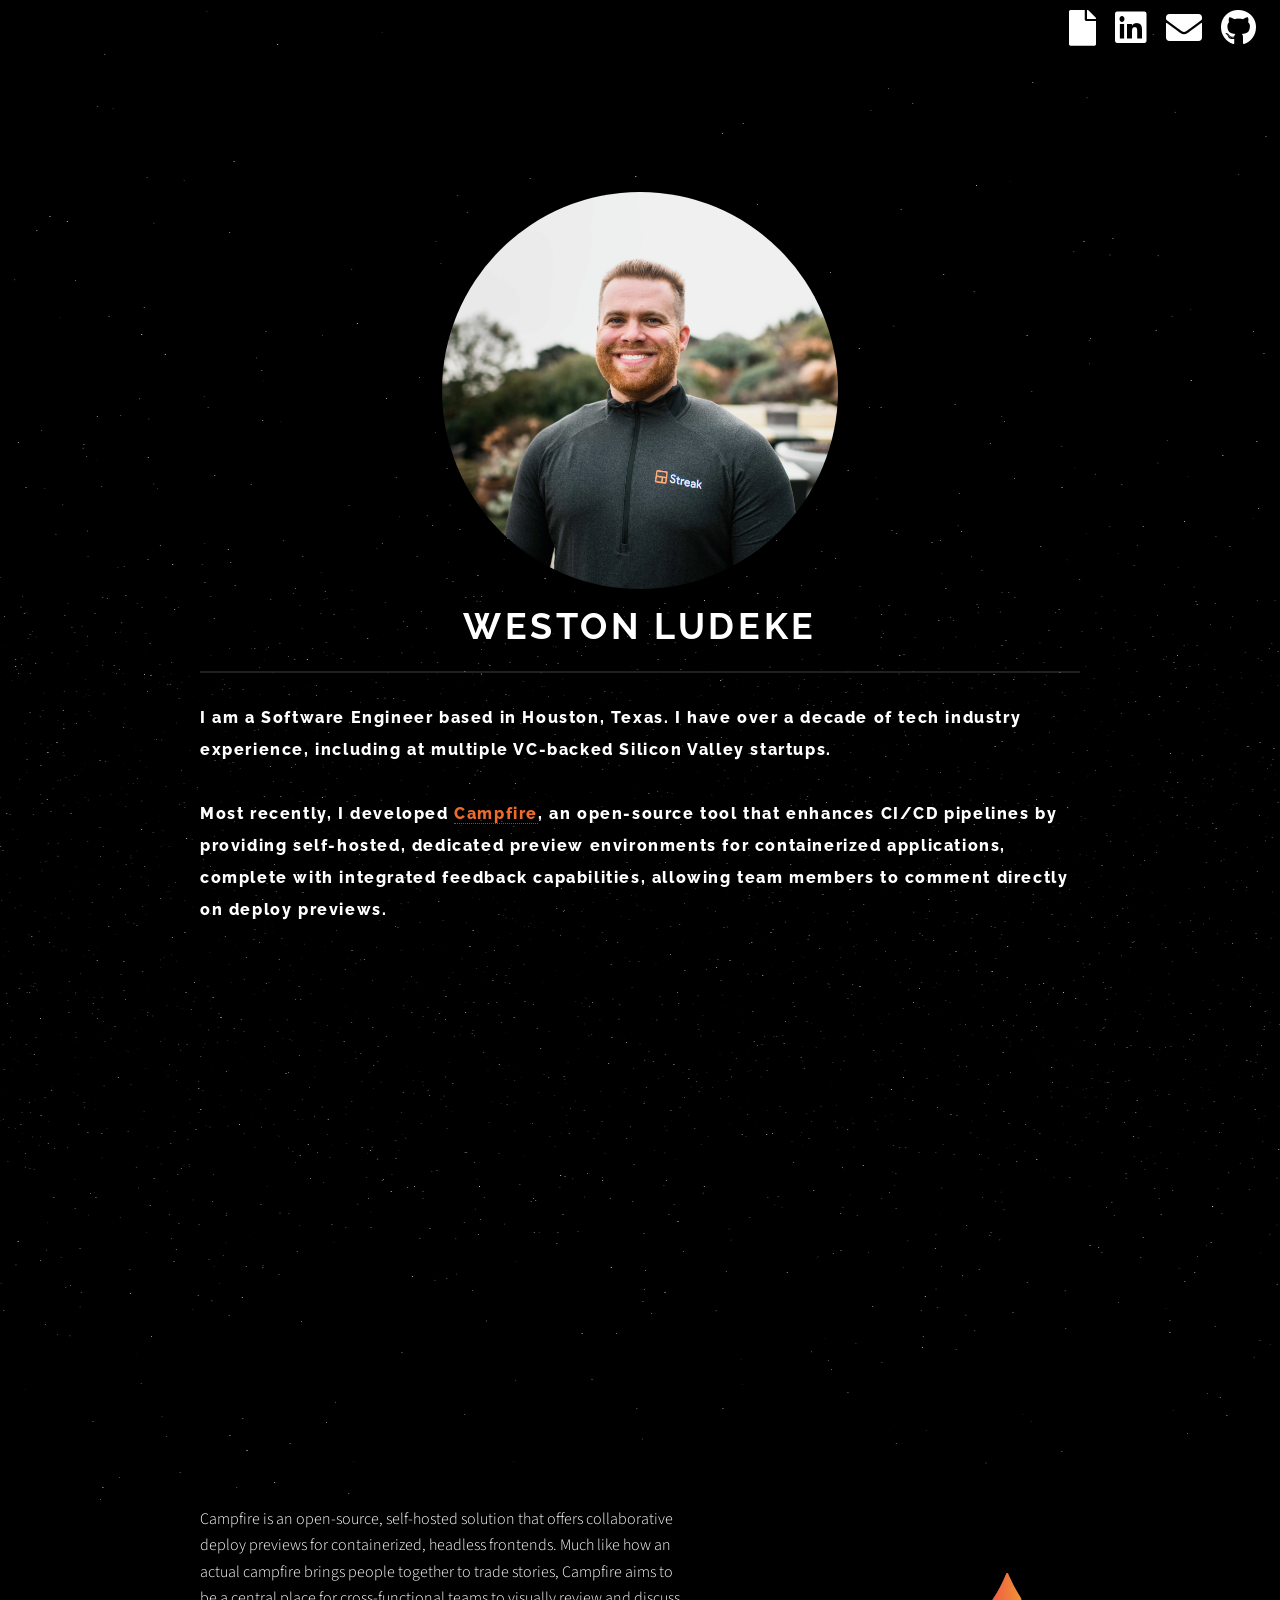
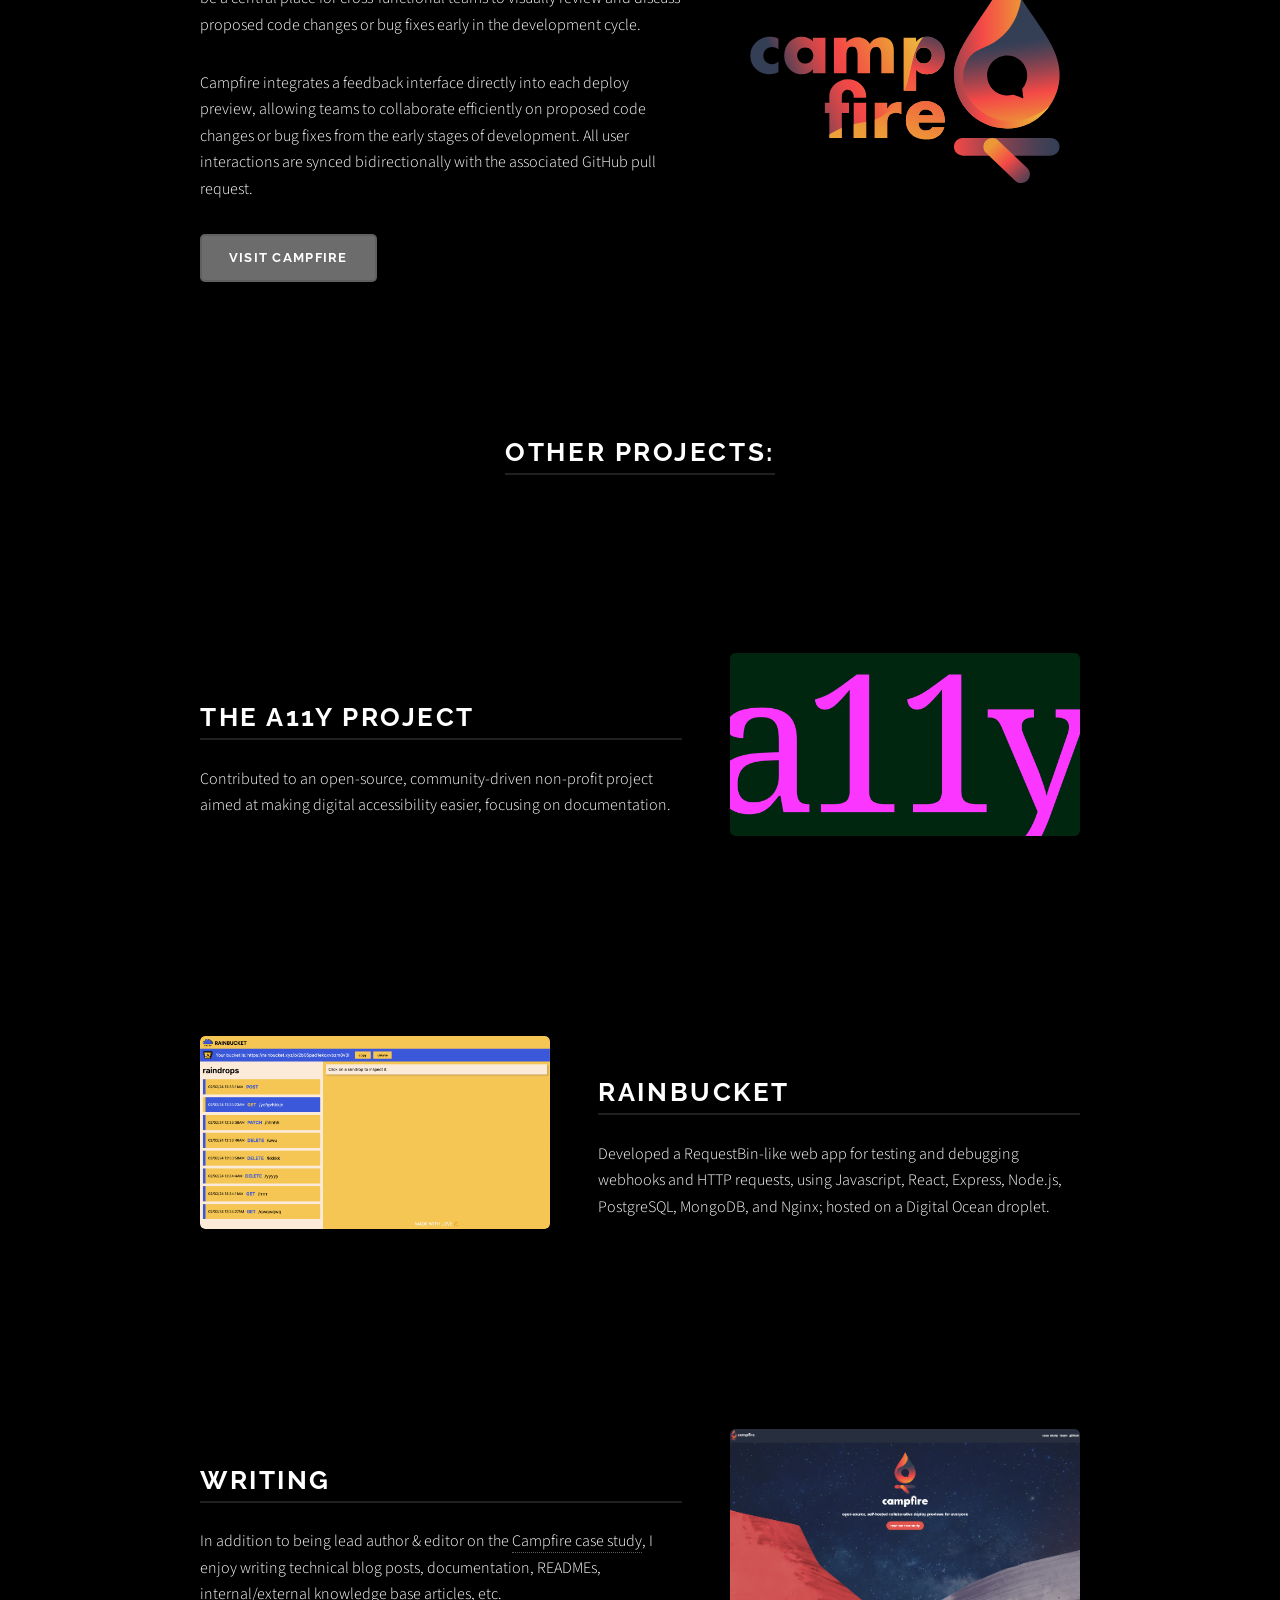
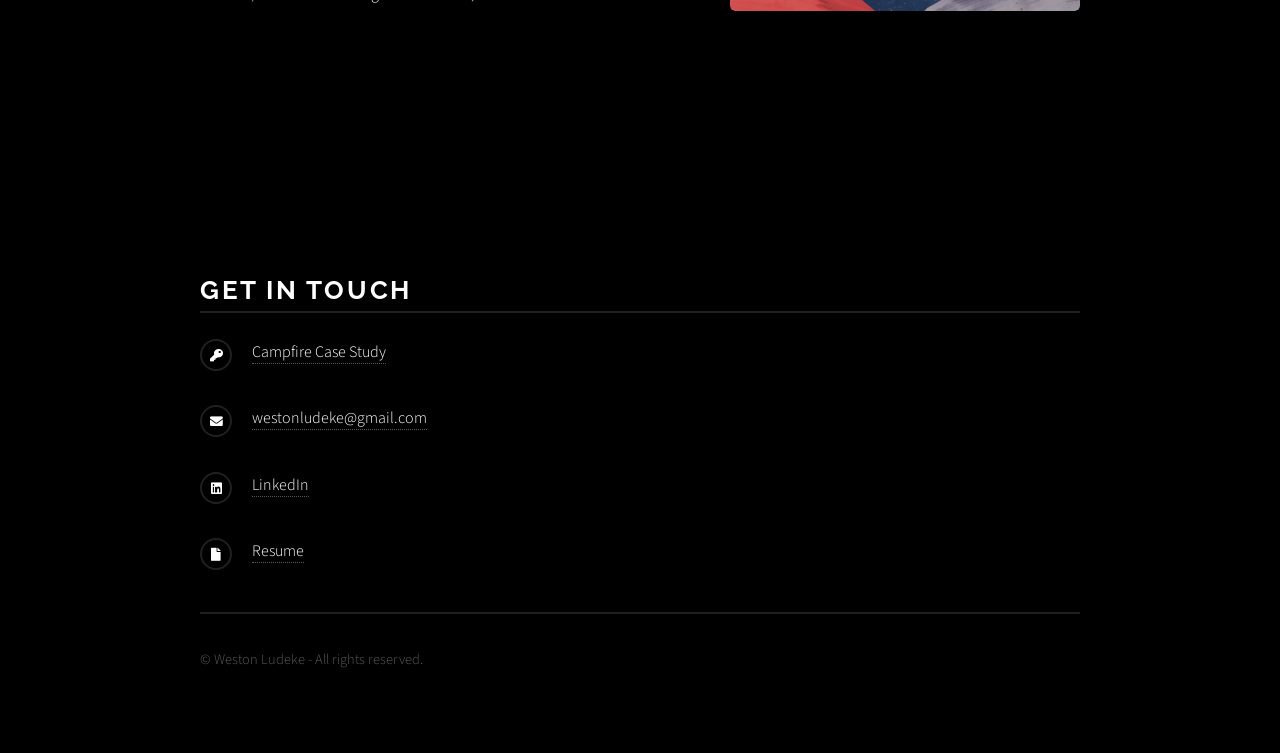
<file: index.html>
<!DOCTYPE html>
<!--
Solid State by HTML5 UP
html5up.net | @ajlkn
Free for personal and commercial use under the CCA 3.0 license (html5up.net/license)
Starfield by Slawomir Chodnicki https://medium.com/better-programming/fun-with-html-canvas-lets-create-a-star-field-a46b0fed5002
-->
<html>
<head>
  <title>Weston Ludeke</title>
  <meta charset="utf-8" />
  <meta
  name="viewport"
  content="width=device-width, initial-scale=1, user-scalable=no"
  />
  <link rel="stylesheet" href="assets/css/main.css" />
  <noscript
  ><link rel="stylesheet" href="assets/css/noscript.css"
  /></noscript>
  <link rel="shortcut icon" type="image/jpg" href="images/favicon.ico"/>
  <meta name="image" property="og:image" content="assets/images/other/thumbnail.png" />
</head>
<body class="is-preload">
  <!-- Page Wrapper -->
  <div id="page-wrapper">
    <!-- Header -->
    <header id="header" class="alt">
      <h1><a href="https://github.com/westonludeke">Weston</a></h1>
      <ul class="icons" id="icons">
        <li><a href="assets/files/Weston_Ludeke_Resume.pdf" target="_blank" class="icon solid fa-file"><span class="label">Resume</span></a></li>
        <li><a href="https://www.linkedin.com/in/westonludeke" target="_blank" class="icon brands fa-linkedin"><span class="label">LinkedIn</span></a></li>
        <li><a href="mailto:westonludeke+ghpages@gmail.com" target="_blank" class="icon solid fa-envelope "><span class="label">Email</span></a></li>
        <li><a href="https://github.com/westonludeke" target="_blank" class="icon brands fa-github"><span class="label">GitHub</span></a></li>
      </ul>
    </header>
    <canvas
    id="canvas"></canvas>
    <!-- Banner -->
    <section id="banner">
      <div class="inner">
        <span class="image medium" id="headshot"
        ><img src="images/weston.png" alt="Weston photo"
        /></span>
        <h2>Weston Ludeke</h2>
        <p>
          I am a Software Engineer based in Houston, Texas. I have over a decade of tech industry experience, including at multiple VC-backed Silicon Valley startups.
        </p>
        <!-- <p>Recently, I built <a href="https://campfire-previews.github.io" target="_blank"><span class="campfire-highlight">Campfire</span></a>, an open-source, self-hosted deploy preview solution for containerized, headless frontends.</p> -->
        <p>Most recently, I developed <a href="https://campfire-previews.github.io" target="_blank"><span class="campfire-highlight">Campfire</span></a>, an open-source tool that enhances CI/CD pipelines by providing self-hosted, dedicated preview environments for containerized applications, complete with integrated feedback capabilities, allowing team members to comment directly on deploy previews.</p>
      </div>
    </section>
    <br><br>
    <!-- Video -->
    <section>
      <div class="video-container">
        <div style="padding:56.25% 0 0 0;position:relative;"><iframe src="https://player.vimeo.com/video/939133109?badge=0&amp;autopause=0&amp;player_id=0&amp;app_id=58479" frameborder="0" allow="autoplay; fullscreen; picture-in-picture; clipboard-write" style="position:absolute;top:0;left:0;width:100%;height:100%;" title="Campfire"></iframe></div><script src="https://player.vimeo.com/api/player.js"></script>
      </div>
    </section>

    <!-- Wrapper -->
    <section id="wrapper">
      <!-- One -->
      <section id="one" class="wrapper spotlight style1">
        <div class="inner">
          <a href="https://campfire-previews.github.io" target="_blank" class="image"><img src="images/campfire.svg" alt="Campfire logo" /></a>
          <div class="content">
            <!-- <h2 class="major">Campfire</h2> -->
            <p>
              Campfire is an open-source, self-hosted solution that offers collaborative deploy previews for containerized, headless frontends. Much like how an actual campfire brings people together to trade stories, Campfire aims to be a central place for cross-functional teams to visually review and discuss proposed code changes or bug fixes early in the development cycle.
            </p>
            <p>
              Campfire integrates a feedback interface directly into each deploy preview, allowing teams to collaborate efficiently on proposed code changes or bug fixes from the early stages of development. All user interactions are synced bidirectionally with the associated GitHub pull request.
            </p>
            <div class="visit-campfire-button"><a href="https://campfire-previews.github.io" target="_blank" class="button">Visit Campfire</a></div>
          </div>
        </div>
      </section>
    </section>

    <section id="other-projects-header" class="wrapper alt spotlight style2">
      <h2 class="major">Other Projects:</h2>
    </section>

    <!-- Four -->
    <section id="four" class="wrapper alt spotlight style4">
      <div class="inner">
        <span class="image"><img src="images/a11y_project.png" alt="Ally Project logo" /></span>
        <div class="content">
          <h2 class="major">The A11y Project</h2>
          <p>
            Contributed to an open-source, community-driven non-profit project aimed at making digital accessibility easier, focusing on documentation.
          </p>
        </div>
      </div>
    </section>

      <!-- Two -->
      <section id="two" class="wrapper alt spotlight style2">
        <div class="inner">
          <span class="image"><img src="images/rainbucket2.png" alt="Rainbucket logo" /></span>
          <div class="content">
            <h2 class="major">Rainbucket</h2>
            <p>
              Developed a RequestBin-like web app for testing and debugging webhooks and HTTP requests, using Javascript, React, Express, Node.js, PostgreSQL, MongoDB, and Nginx; hosted on a Digital Ocean droplet.
            </p>
          </div>
        </div>
      </section>

      <!-- Three -->
      <!-- <section id="three" class="wrapper spotlight style3">
        <div class="inner">
          <span class="image"><img src="images/bloglist2.png" alt="Bloglist screenshot" /></span>
          <div class="content">
            <h2 class="major">Bloglist</h2>
            <p>
              Created a curated list of tech industry blogs, implemented with Javascript, Node.js, React, MongoDB, Express, HTML, CSS, and hosted on Render.
            </p>
          </div>
        </div>
      </section> -->

      <!-- Five -->
      <section id="four" class="wrapper alt spotlight style4">
        <div class="inner">
          <span class="image"><img src="images/case_study.png" alt="Campfire case study screenshot" /></span>
          <div class="content">
            <h2 class="major">Writing</h2>
            <p>
              In addition to being lead author & editor on the <a href="https://campfire-previews.github.io/#case-study-content" target="_blank">Campfire case study</a>, I enjoy writing technical blog posts, documentation, READMEs, internal/external knowledge base articles, etc.
            </p>
          </div>
        </div>
      </section>

      <!-- Footer -->
      <section id="footer">
        <div class="inner">
          <h2 class="major">Get in touch</h2>
          <ul class="contact">
            <li class="icon solid fa-key"><a href="https://campfire-previews.github.io/" target="_blank">Campfire Case Study</a></li>
            <li class="icon solid fa-envelope"><a href="mailto:westonludeke+ghpages@gmail.com" target="_blank">westonludeke@gmail.com</a></li>
            <li class="icon brands fa-linkedin"><a href="https://www.linkedin.com/in/westonludeke/" target="_blank">LinkedIn</a></li>
            <li class="icon solid fa-file"><a href="assets/files/Weston_Ludeke_Resume.pdf" target="_blank">Resume</a></li>
          </ul>
          <ul class="copyright">
            <li>&copy; Weston Ludeke - All rights reserved.</li>
          </ul>
        </div>
      </section>
    </div>

    <!-- Scripts -->
    <script src="assets/js/jquery.min.js"></script>
    <script src="assets/js/jquery.scrollex.min.js"></script>
    <script src="assets/js/browser.min.js"></script>
    <script src="assets/js/breakpoints.min.js"></script>
    <script src="assets/js/util.js"></script>
    <script src="assets/js/main.js"></script>
    <script src="assets/js/starfield.js"></script>
  </body>
  </html>
</file>
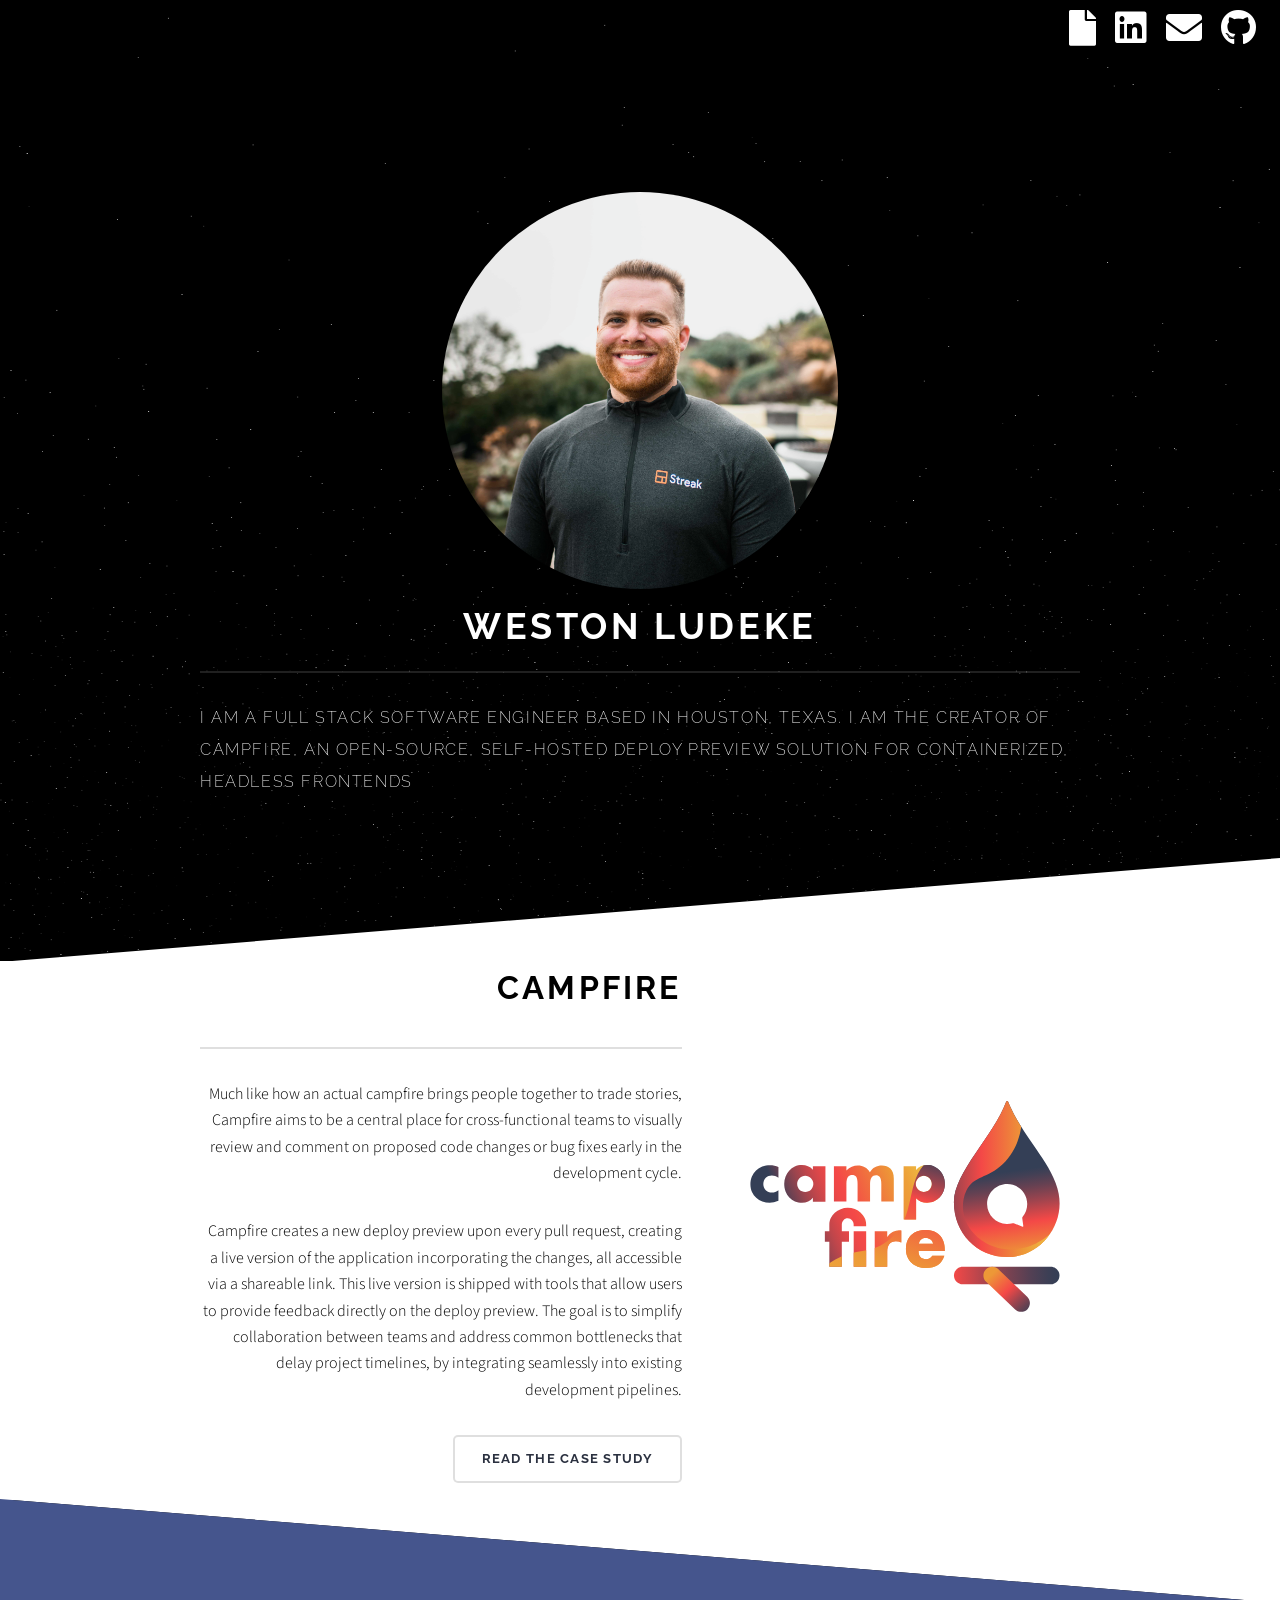
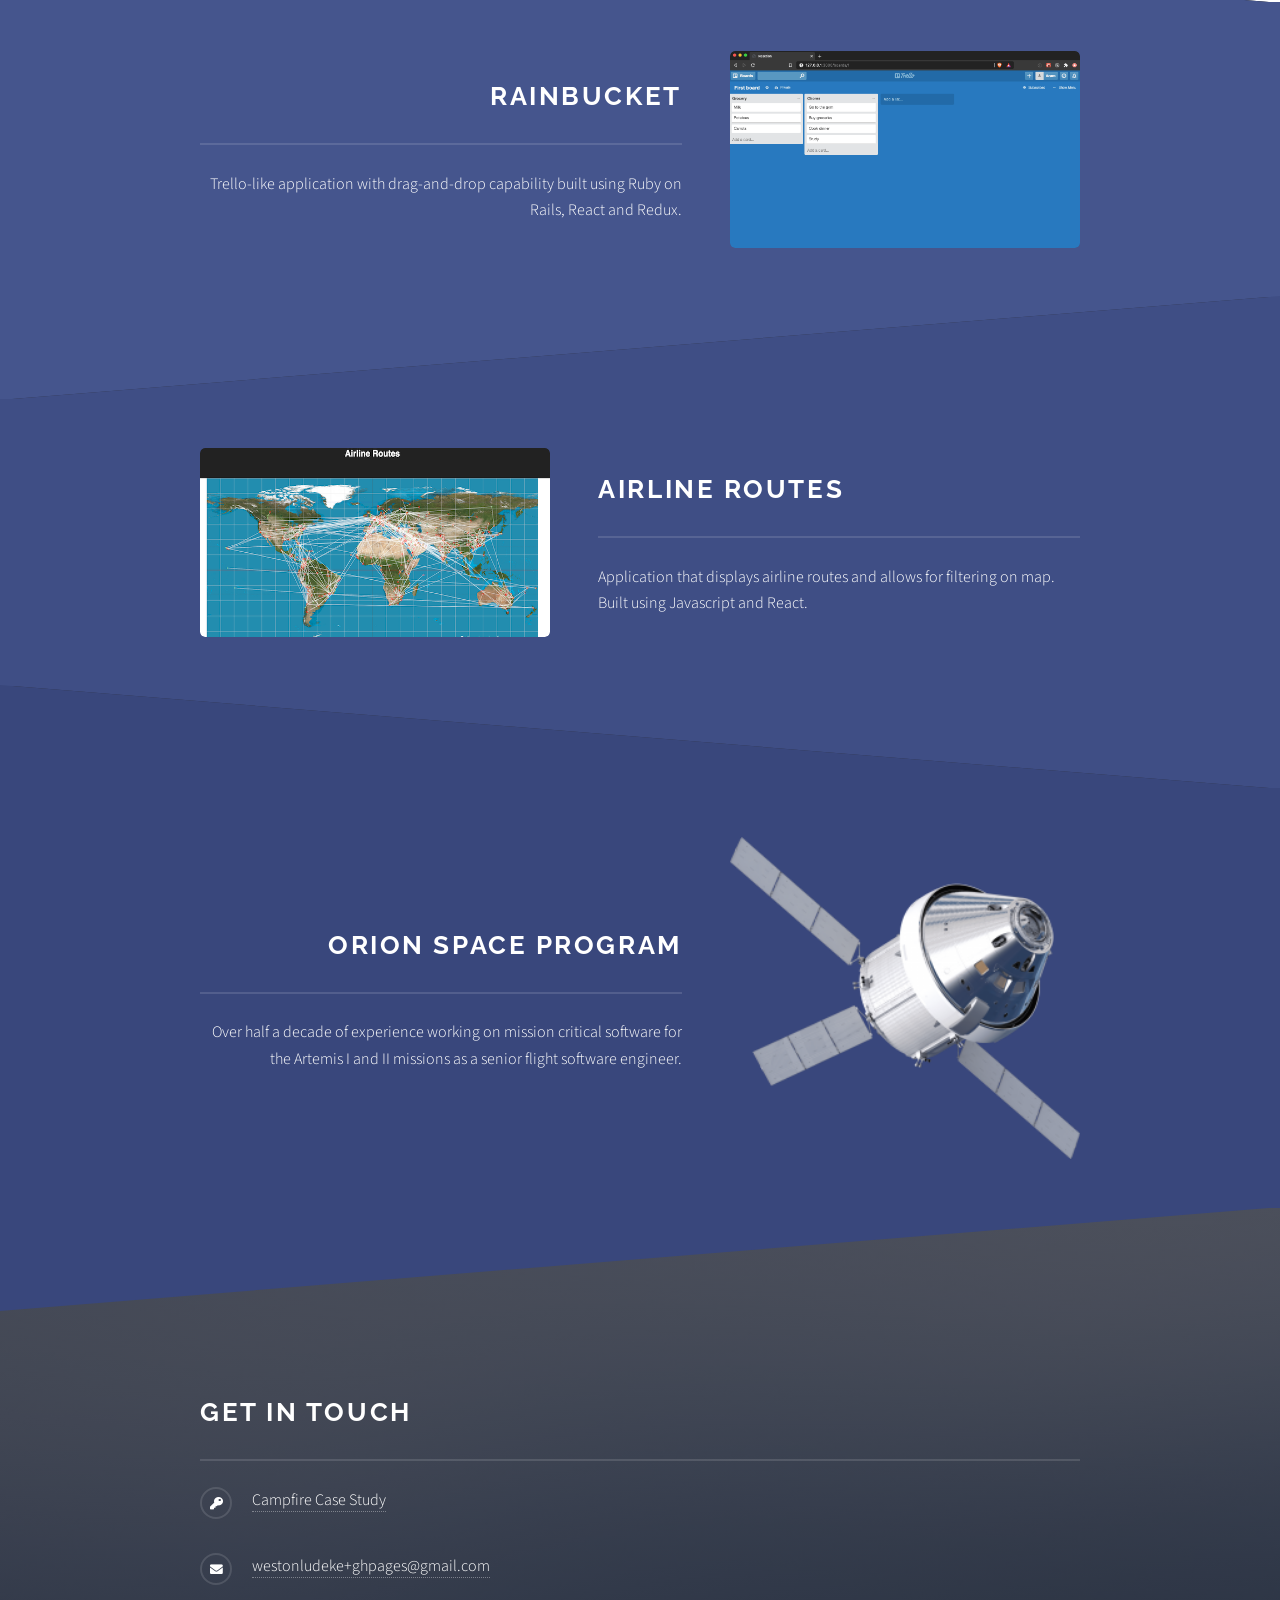
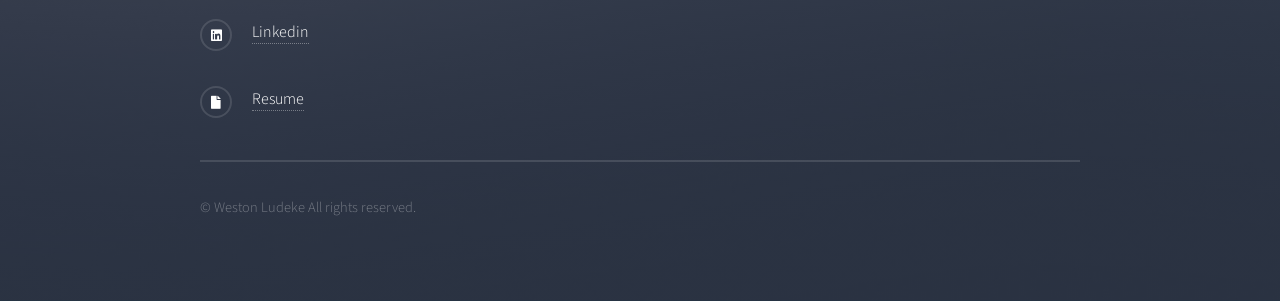
<file: frontend/index.html>
<!DOCTYPE html>
<!--
Solid State by HTML5 UP
html5up.net | @ajlkn
Free for personal and commercial use under the CCA 3.0 license (html5up.net/license)
Starfield by Slawomir Chodnicki https://medium.com/better-programming/fun-with-html-canvas-lets-create-a-star-field-a46b0fed5002
-->
<html>
<head>
  <title>Weston Ludeke</title>
  <meta charset="utf-8" />
  <meta
  name="viewport"
  content="width=device-width, initial-scale=1, user-scalable=no"
  />
  <link rel="stylesheet" href="assets/css/main.css" />
  <noscript
  ><link rel="stylesheet" href="assets/css/noscript.css"
  /></noscript>
  <link rel="shortcut icon" type="image/jpg" href="images/favicon.ico"/>
  <meta name="image" property="og:image" content="assets/images/other/thumbnail.png" />
</head>
<body class="is-preload">
  <!-- Page Wrapper -->
  <div id="page-wrapper">
    <!-- Header -->
    <header id="header" class="alt">
      <h1><a href="#">Weston</a></h1>
      <ul class="icons" id="icons">
        <li><a href="" class="icon solid fa-file"><span class="label">Resume</span></a></li>
        <li><a href="https://www.linkedin.com/in/westonludeke" class="icon brands fa-linkedin"><span class="label">Linkedin</span></a></li>
        <li><a href="mailto:westonludeke+ghpages@gmail.com" class="icon solid fa-envelope "><span class="label">Email</span></a></li>
        <li><a href="https://github.com/westonludeke" class="icon brands fa-github"><span class="label">Github</span></a></li>
      </ul>
    </header>
    <canvas
    id="canvas"></canvas>
    <!-- Banner -->
    <section id="banner">


      <div class="inner">
        <span class="image medium" id="headshot"
        ><img src="images/weston.png" alt="Weston photo"
        /></span>
        <h2>Weston Ludeke</h2>
        <p>
          I am a full stack software engineer based in Houston, Texas. I am the creator of Campfire, an open-source, self-hosted deploy preview solution for containerized, headless frontends
        </p>
      </div>
    </section>

    <!-- Wrapper -->
    <section id="wrapper">
      <!-- One -->
      <section id="one" class="wrapper spotlight style1">
        <div class="inner">
          <a href="https://haven-secrets.github.io" class="image"><img src="images/campfire.svg" alt="Campfire logo" /></a>
          <div class="content">
            <h2 class="major">Campfire</h2>
            <p>
              Much like how an actual campfire brings people together to trade stories, Campfire aims to be a central place for cross-functional teams to visually review and comment on proposed code changes or bug fixes early in the development cycle.
            </p>
            <p>
              Campfire creates a new deploy preview upon every pull request, creating a live version of the application incorporating the changes, all accessible via a shareable link. This live version is shipped with tools that allow users to provide feedback directly on the deploy preview. The goal is to simplify collaboration between teams and address common bottlenecks that delay project timelines, by integrating seamlessly into existing development pipelines.
            </p>
            <a href="https://github.io/case-study" class="button">Read The Case Study</a>
          </div>
        </div>
      </section>
    </section>

      <!-- Two -->
      <section id="two" class="wrapper alt spotlight style2">
        <div class="inner">
          <span class="image"><img src="images/Ello.png" alt="" /></span>
          <div class="content">
            <h2 class="major">Rainbucket</h2>
            <p>
              Trello-like application with drag-and-drop capability built using Ruby on Rails, React and Redux.
            </p>
          </div>
        </div>
      </section>

      <!-- Three -->
      <section id="three" class="wrapper spotlight style3">
        <div class="inner">
          <span class="image"><img src="images/Routes.png" alt="" /></span>
          <div class="content">
            <h2 class="major">Airline Routes</h2>
            <p>
              Application that displays airline routes and allows for filtering on map. Built using Javascript and React.
            </p>
          </div>
        </div>
      </section>

      <!-- Four -->
      <section id="four" class="wrapper alt spotlight style4">
        <div class="inner">
          <span class="image"><img src="images/orion.png" alt="" /></span>
          <div class="content">
            <h2 class="major">Orion Space Program</h2>
            <p>
              Over half a decade of experience working on mission critical software for the Artemis I and II missions as a senior flight software engineer.
            </p>
          </div>
        </div>
      </section>


      <!-- Footer -->
      <section id="footer">
        <div class="inner">
          <h2 class="major">Get in touch</h2>
          <ul class="contact">
            <li class="icon solid fa-key"><a href="https://github.io/case-study">Campfire Case Study</a></li>
            <li class="icon solid fa-envelope"><a href="mailto:westonludeke+ghpages@gmail.com">westonludeke+ghpages@gmail.com</a></li>
            <li class="icon brands fa-linkedin"><a href="https://www.linkedin.com/in/westonludeke/">Linkedin</a></li>
            <li class="icon solid fa-file"><a href="assets/files/">Resume</a></li>
          </ul>
          <ul class="copyright">
            <li>&copy; Weston Ludeke All rights reserved.</li>
            <!-- <li>Design: <a href="http://html5up.net">HTML5 UP</a></li> -->
          </ul>
        </div>
      </section>
    </div>

    <!-- Scripts -->
    <script src="assets/js/jquery.min.js"></script>
    <script src="assets/js/jquery.scrollex.min.js"></script>
    <script src="assets/js/browser.min.js"></script>
    <script src="assets/js/breakpoints.min.js"></script>
    <script src="assets/js/util.js"></script>
    <script src="assets/js/main.js"></script>
    <script src="assets/js/starfield.js"></script>
  </body>
  </html>
</file>
<file: assets/css/noscript.css>
/*
	Solid State by HTML5 UP
	html5up.net | @ajlkn
	Free for personal and commercial use under the CCA 3.0 license (html5up.net/license)
*/

/* Banner */

	body.is-preload #banner .logo {
		-moz-transform: none;
		-webkit-transform: none;
		-ms-transform: none;
		transform: none;
		opacity: 1;
	}

	body.is-preload #banner h2 {
		opacity: 1;
		-moz-transform: none;
		-webkit-transform: none;
		-ms-transform: none;
		transform: none;
		-moz-filter: none;
		-webkit-filter: none;
		-ms-filter: none;
		filter: none;
	}

	body.is-preload #banner p {
		opacity: 01;
		-moz-transform: none;
		-webkit-transform: none;
		-ms-transform: none;
		transform: none;
		-moz-filter: none;
		-webkit-filter: none;
		-ms-filter: none;
		filter: none;
	}
</file>
<file: frontend/assets/css/noscript.css>
/*
	Solid State by HTML5 UP
	html5up.net | @ajlkn
	Free for personal and commercial use under the CCA 3.0 license (html5up.net/license)
*/

/* Banner */

	body.is-preload #banner .logo {
		-moz-transform: none;
		-webkit-transform: none;
		-ms-transform: none;
		transform: none;
		opacity: 1;
	}

	body.is-preload #banner h2 {
		opacity: 1;
		-moz-transform: none;
		-webkit-transform: none;
		-ms-transform: none;
		transform: none;
		-moz-filter: none;
		-webkit-filter: none;
		-ms-filter: none;
		filter: none;
	}

	body.is-preload #banner p {
		opacity: 01;
		-moz-transform: none;
		-webkit-transform: none;
		-ms-transform: none;
		transform: none;
		-moz-filter: none;
		-webkit-filter: none;
		-ms-filter: none;
		filter: none;
	}
</file>
<file: assets/css/main.css>
@import url(fontawesome-all.min.css);
@import url("https://fonts.googleapis.com/css?family=Raleway:200,700|Source+Sans+Pro:300,600,300italic,600italic");

/*
	Solid State by HTML5 UP
	html5up.net | @ajlkn
	Free for personal and commercial use under the CCA 3.0 license (html5up.net/license)
*/

html, body, div, span, applet, object,
iframe, h1, h2, h3, h4, h5, h6, p, blockquote,
pre, a, abbr, acronym, address, big, cite,
code, del, dfn, em, img, ins, kbd, q, s, samp,
small, strike, strong, sub, sup, tt, var, b,
u, i, center, dl, dt, dd, ol, ul, li, fieldset,
form, label, legend, table, caption, tbody,
tfoot, thead, tr, th, td, article, aside,
canvas, details, embed, figure, figcaption,
footer, header, hgroup, menu, nav, output, ruby,
section, summary, time, mark, audio, video {
	margin: 0;
	padding: 0;
	border: 0;
	font-size: 100%;
	font: inherit;
	vertical-align: baseline;}

article, aside, details, figcaption, figure,
footer, header, hgroup, menu, nav, section {
	display: block;}

body {
	line-height: 1;
}

ol, ul {
	list-style: none;
}

blockquote, q {
	quotes: none;
}

	blockquote:before, blockquote:after, q:before, q:after {
		content: '';
		content: none;
	}

table {
	border-collapse: collapse;
	border-spacing: 0;
}

body {
	-webkit-text-size-adjust: none;
}

mark {
	background-color: transparent;
	color: inherit;
}

input::-moz-focus-inner {
	border: 0;
	padding: 0;
}

input, select, textarea {
	-moz-appearance: none;
	-webkit-appearance: none;
	-ms-appearance: none;
	appearance: none;
}

/* Basic */

	@-ms-viewport {
		width: device-width;
	}

	body {
		-ms-overflow-style: scrollbar;
	}

	@media screen and (max-width: 480px) {

		html, body {
			min-width: 320px;
		}

	}

	html {
		box-sizing: border-box;
	}

	*, *:before, *:after {
		box-sizing: inherit;
	}

	body {
		background-color: #000000;
		/* background-image: linear-gradient(to top, rgba(46, 49, 65, 0.8), rgba(46, 49, 65, 0.8)), url("../../images/bg.jpg"); */
		background-size: auto,
 cover;
		background-attachment: fixed,
 fixed;
		background-position: center,
 center;
	}

		body.is-preload *, body.is-preload *:before, body.is-preload *:after {
			-moz-animation: none !important;
			-webkit-animation: none !important;
			-ms-animation: none !important;
			animation: none !important;
			-moz-transition: none !important;
			-webkit-transition: none !important;
			-ms-transition: none !important;
			transition: none !important;
		}

/* Type */

	body, input, select, textarea {
		color: #ffffff;
		font-family: "Source Sans Pro", Helvetica, sans-serif;
		font-size: 16.5pt;
		font-weight: 300;
		line-height: 1.65;
	}

		@media screen and (max-width: 1680px) {

			body, input, select, textarea {
				font-size: 13pt;
			}

		}

		@media screen and (max-width: 1280px) {

			body, input, select, textarea {
				font-size: 12pt;
			}

		}

		@media screen and (max-width: 980px) {

			body, input, select, textarea {
				font-size: 12pt;
			}

		}

		@media screen and (max-width: 736px) {

			body, input, select, textarea {
				font-size: 12pt;
			}

		}

		@media screen and (max-width: 480px) {

			body, input, select, textarea {
				font-size: 12pt;
			}

		}

	a {
		-moz-transition: color 0.2s ease-in-out, border-bottom-color 0.2s ease-in-out;
		-webkit-transition: color 0.2s ease-in-out, border-bottom-color 0.2s ease-in-out;
		-ms-transition: color 0.2s ease-in-out, border-bottom-color 0.2s ease-in-out;
		transition: color 0.2s ease-in-out, border-bottom-color 0.2s ease-in-out;
		border-bottom: dotted 1px rgba(255, 255, 255, 0.35);
		color: #ffffff;
		text-decoration: none;
	}

		a:hover {
			border-bottom-color: transparent;
			color: #5f6984 !important;
		}

		a.special:not(.button) {
			text-decoration: none;
			border-bottom: 0;
			display: block;
			font-family: Raleway, Helvetica, sans-serif;
			font-size: 0.8em;
			font-weight: 700;
			letter-spacing: 0.1em;
			margin: 0 0 2em 0;
			text-transform: uppercase;
		}

			a.special:not(.button):before {
				-moz-osx-font-smoothing: grayscale;
				-webkit-font-smoothing: antialiased;
				display: inline-block;
				font-style: normal;
				font-variant: normal;
				text-rendering: auto;
				line-height: 1;
				text-transform: none !important;
				font-family: 'Font Awesome 5 Free';
				font-weight: 900;
			}

			a.special:not(.button):before {
				-moz-transition: background-color 0.2s ease-in-out;
				-webkit-transition: background-color 0.2s ease-in-out;
				-ms-transition: background-color 0.2s ease-in-out;
				transition: background-color 0.2s ease-in-out;
				border-radius: 100%;
				border: solid 2px rgba(255, 255, 255, 0.125);
				content: '\f105';
				display: inline-block;
				font-size: 1.25em;
				height: 2em;
				line-height: 1.75em;
				margin-right: 0.85em;
				text-align: center;
				text-indent: 0.15em;
				vertical-align: middle;
				width: 2em;
			}

			a.special:not(.button):hover:before {
				background-color: rgba(255, 255, 255, 0.025);
			}

			a.special:not(.button):active:before {
				background-color: rgba(255, 255, 255, 0.075);
			}

	strong, b {
		color: #ffffff;
		font-weight: 600;
	}

	em, i {
		font-style: italic;
	}

	p {
		margin: 0 0 2em 0;
	}

	h1, h2, h3, h4, h5, h6 {
		color: #ffffff;
		font-family: Raleway, Helvetica, sans-serif;
		font-weight: 700;
		letter-spacing: 0.1em;
		margin: 0 0 1em 0;
		text-transform: uppercase;
	}

		h1 a, h2 a, h3 a, h4 a, h5 a, h6 a {
			color: inherit;
			text-decoration: none;
			border-bottom: 0;
		}

		h1 span, h2 span, h3 span, h4 span, h5 span, h6 span {
			font-weight: 200;
		}

		h1.major, h2.major, h3.major, h4.major, h5.major, h6.major {
			padding-top: 1em;
			border-bottom: solid 2px rgba(255, 255, 255, 0.125);
		}

	h2 {
		font-size: 1.6em;
	}

	h3 {
		font-size: 0.9em;
	}

	h4 {
		font-size: 0.7em;
	}

	h5 {
		font-size: 0.7em;
	}

	h6 {
		font-size: 0.7em;
	}

	@media screen and (max-width: 736px) {

		h2 {
			font-size: 1em;
		}

		h3 {
			font-size: 0.8em;
		}

	}

	sub {
		font-size: 0.8em;
		position: relative;
		top: 0.5em;
	}

	sup {
		font-size: 0.8em;
		position: relative;
		top: -0.5em;
	}

	blockquote {
		border-left: solid 4px rgba(255, 255, 255, 0.125);
		font-style: italic;
		margin: 0 0 2em 0;
		padding: 0.5em 0 0.5em 2em;
	}

	code {
		background: rgba(255, 255, 255, 0.025);
		border-radius: 5px;
		border: solid 2px rgba(255, 255, 255, 0.125);
		font-family: "Courier New", monospace;
		font-size: 0.9em;
		margin: 0 0.25em;
		padding: 0.25em 0.65em;
	}

	pre {
		-webkit-overflow-scrolling: touch;
		font-family: "Courier New", monospace;
		font-size: 0.9em;
		margin: 0 0 2em 0;
	}

		pre code {
			display: block;
			line-height: 1.75em;
			padding: 1em 1.5em;
			overflow-x: auto;
		}

	hr {
		border: 0;
		border-bottom: solid 2px rgba(255, 255, 255, 0.125);
		margin: 2.5em 0;
	}

		hr.major {
			margin: 4em 0;
		}

	.align-left {
		text-align: left;
	}

	.align-center {
		text-align: center;
	}

	.align-right {
		text-align: right;
	}

/* Row */

	.row {
		display: flex;
		flex-wrap: wrap;
		box-sizing: border-box;
		align-items: stretch;
	}

		.row > * {
			box-sizing: border-box;
		}

		.row.gtr-uniform > * > :last-child {
			margin-bottom: 0;
		}

		.row.aln-left {
			justify-content: flex-start;
		}

		.row.aln-center {
			justify-content: center;
		}

		.row.aln-right {
			justify-content: flex-end;
		}

		.row.aln-top {
			align-items: flex-start;
		}

		.row.aln-middle {
			align-items: center;
		}

		.row.aln-bottom {
			align-items: flex-end;
		}

		.row > .imp {
			order: -1;
		}

		.row > .col-1 {
			width: 8.33333%;
		}

		.row > .off-1 {
			margin-left: 8.33333%;
		}

		.row > .col-2 {
			width: 16.66667%;
		}

		.row > .off-2 {
			margin-left: 16.66667%;
		}

		.row > .col-3 {
			width: 25%;
		}

		.row > .off-3 {
			margin-left: 25%;
		}

		.row > .col-4 {
			width: 33.33333%;
		}

		.row > .off-4 {
			margin-left: 33.33333%;
		}

		.row > .col-5 {
			width: 41.66667%;
		}

		.row > .off-5 {
			margin-left: 41.66667%;
		}

		.row > .col-6 {
			width: 50%;
		}

		.row > .off-6 {
			margin-left: 50%;
		}

		.row > .col-7 {
			width: 58.33333%;
		}

		.row > .off-7 {
			margin-left: 58.33333%;
		}

		.row > .col-8 {
			width: 66.66667%;
		}

		.row > .off-8 {
			margin-left: 66.66667%;
		}

		.row > .col-9 {
			width: 75%;
		}

		.row > .off-9 {
			margin-left: 75%;
		}

		.row > .col-10 {
			width: 83.33333%;
		}

		.row > .off-10 {
			margin-left: 83.33333%;
		}

		.row > .col-11 {
			width: 91.66667%;
		}

		.row > .off-11 {
			margin-left: 91.66667%;
		}

		.row > .col-12 {
			width: 100%;
		}

		.row > .off-12 {
			margin-left: 100%;
		}

		.row.gtr-0 {
			margin-top: 0;
			margin-left: 0em;
		}

			.row.gtr-0 > * {
				padding: 0 0 0 0em;
			}

			.row.gtr-0.gtr-uniform {
				margin-top: 0em;
			}

				.row.gtr-0.gtr-uniform > * {
					padding-top: 0em;
				}

		.row.gtr-25 {
			margin-top: 0;
			margin-left: -0.4375em;
		}

			.row.gtr-25 > * {
				padding: 0 0 0 0.4375em;
			}

			.row.gtr-25.gtr-uniform {
				margin-top: -0.4375em;
			}

				.row.gtr-25.gtr-uniform > * {
					padding-top: 0.4375em;
				}

		.row.gtr-50 {
			margin-top: 0;
			margin-left: -0.875em;
		}

			.row.gtr-50 > * {
				padding: 0 0 0 0.875em;
			}

			.row.gtr-50.gtr-uniform {
				margin-top: -0.875em;
			}

				.row.gtr-50.gtr-uniform > * {
					padding-top: 0.875em;
				}

		.row {
			margin-top: 0;
			margin-left: -1.75em;
		}

			.row > * {
				padding: 0 0 0 1.75em;
			}

			.row.gtr-uniform {
				margin-top: -1.75em;
			}

				.row.gtr-uniform > * {
					padding-top: 1.75em;
				}

		.row.gtr-150 {
			margin-top: 0;
			margin-left: -2.625em;
		}

			.row.gtr-150 > * {
				padding: 0 0 0 2.625em;
			}

			.row.gtr-150.gtr-uniform {
				margin-top: -2.625em;
			}

				.row.gtr-150.gtr-uniform > * {
					padding-top: 2.625em;
				}

		.row.gtr-200 {
			margin-top: 0;
			margin-left: -3.5em;
		}

			.row.gtr-200 > * {
				padding: 0 0 0 3.5em;
			}

			.row.gtr-200.gtr-uniform {
				margin-top: -3.5em;
			}

				.row.gtr-200.gtr-uniform > * {
					padding-top: 3.5em;
				}

		@media screen and (max-width: 1680px) {

			.row {
				display: flex;
				flex-wrap: wrap;
				box-sizing: border-box;
				align-items: stretch;
			}

				.row > * {
					box-sizing: border-box;
				}

				.row.gtr-uniform > * > :last-child {
					margin-bottom: 0;
				}

				.row.aln-left {
					justify-content: flex-start;
				}

				.row.aln-center {
					justify-content: center;
				}

				.row.aln-right {
					justify-content: flex-end;
				}

				.row.aln-top {
					align-items: flex-start;
				}

				.row.aln-middle {
					align-items: center;
				}

				.row.aln-bottom {
					align-items: flex-end;
				}

				.row > .imp-xlarge {
					order: -1;
				}

				.row > .col-1-xlarge {
					width: 8.33333%;
				}

				.row > .off-1-xlarge {
					margin-left: 8.33333%;
				}

				.row > .col-2-xlarge {
					width: 16.66667%;
				}

				.row > .off-2-xlarge {
					margin-left: 16.66667%;
				}

				.row > .col-3-xlarge {
					width: 25%;
				}

				.row > .off-3-xlarge {
					margin-left: 25%;
				}

				.row > .col-4-xlarge {
					width: 33.33333%;
				}

				.row > .off-4-xlarge {
					margin-left: 33.33333%;
				}

				.row > .col-5-xlarge {
					width: 41.66667%;
				}

				.row > .off-5-xlarge {
					margin-left: 41.66667%;
				}

				.row > .col-6-xlarge {
					width: 50%;
				}

				.row > .off-6-xlarge {
					margin-left: 50%;
				}

				.row > .col-7-xlarge {
					width: 58.33333%;
				}

				.row > .off-7-xlarge {
					margin-left: 58.33333%;
				}

				.row > .col-8-xlarge {
					width: 66.66667%;
				}

				.row > .off-8-xlarge {
					margin-left: 66.66667%;
				}

				.row > .col-9-xlarge {
					width: 75%;
				}

				.row > .off-9-xlarge {
					margin-left: 75%;
				}

				.row > .col-10-xlarge {
					width: 83.33333%;
				}

				.row > .off-10-xlarge {
					margin-left: 83.33333%;
				}

				.row > .col-11-xlarge {
					width: 91.66667%;
				}

				.row > .off-11-xlarge {
					margin-left: 91.66667%;
				}

				.row > .col-12-xlarge {
					width: 100%;
				}

				.row > .off-12-xlarge {
					margin-left: 100%;
				}

				.row.gtr-0 {
					margin-top: 0;
					margin-left: 0em;
				}

					.row.gtr-0 > * {
						padding: 0 0 0 0em;
					}

					.row.gtr-0.gtr-uniform {
						margin-top: 0em;
					}

						.row.gtr-0.gtr-uniform > * {
							padding-top: 0em;
						}

				.row.gtr-25 {
					margin-top: 0;
					margin-left: -0.4375em;
				}

					.row.gtr-25 > * {
						padding: 0 0 0 0.4375em;
					}

					.row.gtr-25.gtr-uniform {
						margin-top: -0.4375em;
					}

						.row.gtr-25.gtr-uniform > * {
							padding-top: 0.4375em;
						}

				.row.gtr-50 {
					margin-top: 0;
					margin-left: -0.875em;
				}

					.row.gtr-50 > * {
						padding: 0 0 0 0.875em;
					}

					.row.gtr-50.gtr-uniform {
						margin-top: -0.875em;
					}

						.row.gtr-50.gtr-uniform > * {
							padding-top: 0.875em;
						}

				.row {
					margin-top: 0;
					margin-left: -1.75em;
				}

					.row > * {
						padding: 0 0 0 1.75em;
					}

					.row.gtr-uniform {
						margin-top: -1.75em;
					}

						.row.gtr-uniform > * {
							padding-top: 1.75em;
						}

				.row.gtr-150 {
					margin-top: 0;
					margin-left: -2.625em;
				}

					.row.gtr-150 > * {
						padding: 0 0 0 2.625em;
					}

					.row.gtr-150.gtr-uniform {
						margin-top: -2.625em;
					}

						.row.gtr-150.gtr-uniform > * {
							padding-top: 2.625em;
						}

				.row.gtr-200 {
					margin-top: 0;
					margin-left: -3.5em;
				}

					.row.gtr-200 > * {
						padding: 0 0 0 3.5em;
					}

					.row.gtr-200.gtr-uniform {
						margin-top: -3.5em;
					}

						.row.gtr-200.gtr-uniform > * {
							padding-top: 3.5em;
						}

		}

		@media screen and (max-width: 1280px) {

			.row {
				display: flex;
				flex-wrap: wrap;
				box-sizing: border-box;
				align-items: stretch;
			}

				.row > * {
					box-sizing: border-box;
				}

				.row.gtr-uniform > * > :last-child {
					margin-bottom: 0;
				}

				.row.aln-left {
					justify-content: flex-start;
				}

				.row.aln-center {
					justify-content: center;
				}

				.row.aln-right {
					justify-content: flex-end;
				}

				.row.aln-top {
					align-items: flex-start;
				}

				.row.aln-middle {
					align-items: center;
				}

				.row.aln-bottom {
					align-items: flex-end;
				}

				.row > .imp-large {
					order: -1;
				}

				.row > .col-1-large {
					width: 8.33333%;
				}

				.row > .off-1-large {
					margin-left: 8.33333%;
				}

				.row > .col-2-large {
					width: 16.66667%;
				}

				.row > .off-2-large {
					margin-left: 16.66667%;
				}

				.row > .col-3-large {
					width: 25%;
				}

				.row > .off-3-large {
					margin-left: 25%;
				}

				.row > .col-4-large {
					width: 33.33333%;
				}

				.row > .off-4-large {
					margin-left: 33.33333%;
				}

				.row > .col-5-large {
					width: 41.66667%;
				}

				.row > .off-5-large {
					margin-left: 41.66667%;
				}

				.row > .col-6-large {
					width: 50%;
				}

				.row > .off-6-large {
					margin-left: 50%;
				}

				.row > .col-7-large {
					width: 58.33333%;
				}

				.row > .off-7-large {
					margin-left: 58.33333%;
				}

				.row > .col-8-large {
					width: 66.66667%;
				}

				.row > .off-8-large {
					margin-left: 66.66667%;
				}

				.row > .col-9-large {
					width: 75%;
				}

				.row > .off-9-large {
					margin-left: 75%;
				}

				.row > .col-10-large {
					width: 83.33333%;
				}

				.row > .off-10-large {
					margin-left: 83.33333%;
				}

				.row > .col-11-large {
					width: 91.66667%;
				}

				.row > .off-11-large {
					margin-left: 91.66667%;
				}

				.row > .col-12-large {
					width: 100%;
				}

				.row > .off-12-large {
					margin-left: 100%;
				}

				.row.gtr-0 {
					margin-top: 0;
					margin-left: 0em;
				}

					.row.gtr-0 > * {
						padding: 0 0 0 0em;
					}

					.row.gtr-0.gtr-uniform {
						margin-top: 0em;
					}

						.row.gtr-0.gtr-uniform > * {
							padding-top: 0em;
						}

				.row.gtr-25 {
					margin-top: 0;
					margin-left: -0.4375em;
				}

					.row.gtr-25 > * {
						padding: 0 0 0 0.4375em;
					}

					.row.gtr-25.gtr-uniform {
						margin-top: -0.4375em;
					}

						.row.gtr-25.gtr-uniform > * {
							padding-top: 0.4375em;
						}

				.row.gtr-50 {
					margin-top: 0;
					margin-left: -0.875em;
				}

					.row.gtr-50 > * {
						padding: 0 0 0 0.875em;
					}

					.row.gtr-50.gtr-uniform {
						margin-top: -0.875em;
					}

						.row.gtr-50.gtr-uniform > * {
							padding-top: 0.875em;
						}

				.row {
					margin-top: 0;
					margin-left: -1.75em;
				}

					.row > * {
						padding: 0 0 0 1.75em;
					}

					.row.gtr-uniform {
						margin-top: -1.75em;
					}

						.row.gtr-uniform > * {
							padding-top: 1.75em;
						}

				.row.gtr-150 {
					margin-top: 0;
					margin-left: -2.625em;
				}

					.row.gtr-150 > * {
						padding: 0 0 0 2.625em;
					}

					.row.gtr-150.gtr-uniform {
						margin-top: -2.625em;
					}

						.row.gtr-150.gtr-uniform > * {
							padding-top: 2.625em;
						}

				.row.gtr-200 {
					margin-top: 0;
					margin-left: -3.5em;
				}

					.row.gtr-200 > * {
						padding: 0 0 0 3.5em;
					}

					.row.gtr-200.gtr-uniform {
						margin-top: -3.5em;
					}

						.row.gtr-200.gtr-uniform > * {
							padding-top: 3.5em;
						}

		}

		@media screen and (max-width: 980px) {

			.row {
				display: flex;
				flex-wrap: wrap;
				box-sizing: border-box;
				align-items: stretch;
			}

				.row > * {
					box-sizing: border-box;
				}

				.row.gtr-uniform > * > :last-child {
					margin-bottom: 0;
				}

				.row.aln-left {
					justify-content: flex-start;
				}

				.row.aln-center {
					justify-content: center;
				}

				.row.aln-right {
					justify-content: flex-end;
				}

				.row.aln-top {
					align-items: flex-start;
				}

				.row.aln-middle {
					align-items: center;
				}

				.row.aln-bottom {
					align-items: flex-end;
				}

				.row > .imp-medium {
					order: -1;
				}

				.row > .col-1-medium {
					width: 8.33333%;
				}

				.row > .off-1-medium {
					margin-left: 8.33333%;
				}

				.row > .col-2-medium {
					width: 16.66667%;
				}

				.row > .off-2-medium {
					margin-left: 16.66667%;
				}

				.row > .col-3-medium {
					width: 25%;
				}

				.row > .off-3-medium {
					margin-left: 25%;
				}

				.row > .col-4-medium {
					width: 33.33333%;
				}

				.row > .off-4-medium {
					margin-left: 33.33333%;
				}

				.row > .col-5-medium {
					width: 41.66667%;
				}

				.row > .off-5-medium {
					margin-left: 41.66667%;
				}

				.row > .col-6-medium {
					width: 50%;
				}

				.row > .off-6-medium {
					margin-left: 50%;
				}

				.row > .col-7-medium {
					width: 58.33333%;
				}

				.row > .off-7-medium {
					margin-left: 58.33333%;
				}

				.row > .col-8-medium {
					width: 66.66667%;
				}

				.row > .off-8-medium {
					margin-left: 66.66667%;
				}

				.row > .col-9-medium {
					width: 75%;
				}

				.row > .off-9-medium {
					margin-left: 75%;
				}

				.row > .col-10-medium {
					width: 83.33333%;
				}

				.row > .off-10-medium {
					margin-left: 83.33333%;
				}

				.row > .col-11-medium {
					width: 91.66667%;
				}

				.row > .off-11-medium {
					margin-left: 91.66667%;
				}

				.row > .col-12-medium {
					width: 100%;
				}

				.row > .off-12-medium {
					margin-left: 100%;
				}

				.row.gtr-0 {
					margin-top: 0;
					margin-left: 0em;
				}

					.row.gtr-0 > * {
						padding: 0 0 0 0em;
					}

					.row.gtr-0.gtr-uniform {
						margin-top: 0em;
					}

						.row.gtr-0.gtr-uniform > * {
							padding-top: 0em;
						}

				.row.gtr-25 {
					margin-top: 0;
					margin-left: -0.4375em;
				}

					.row.gtr-25 > * {
						padding: 0 0 0 0.4375em;
					}

					.row.gtr-25.gtr-uniform {
						margin-top: -0.4375em;
					}

						.row.gtr-25.gtr-uniform > * {
							padding-top: 0.4375em;
						}

				.row.gtr-50 {
					margin-top: 0;
					margin-left: -0.875em;
				}

					.row.gtr-50 > * {
						padding: 0 0 0 0.875em;
					}

					.row.gtr-50.gtr-uniform {
						margin-top: -0.875em;
					}

						.row.gtr-50.gtr-uniform > * {
							padding-top: 0.875em;
						}

				.row {
					margin-top: 0;
					margin-left: -1.75em;
				}

					.row > * {
						padding: 0 0 0 1.75em;
					}

					.row.gtr-uniform {
						margin-top: -1.75em;
					}

						.row.gtr-uniform > * {
							padding-top: 1.75em;
						}

				.row.gtr-150 {
					margin-top: 0;
					margin-left: -2.625em;
				}

					.row.gtr-150 > * {
						padding: 0 0 0 2.625em;
					}

					.row.gtr-150.gtr-uniform {
						margin-top: -2.625em;
					}

						.row.gtr-150.gtr-uniform > * {
							padding-top: 2.625em;
						}

				.row.gtr-200 {
					margin-top: 0;
					margin-left: -3.5em;
				}

					.row.gtr-200 > * {
						padding: 0 0 0 3.5em;
					}

					.row.gtr-200.gtr-uniform {
						margin-top: -3.5em;
					}

						.row.gtr-200.gtr-uniform > * {
							padding-top: 3.5em;
						}

		}

		@media screen and (max-width: 736px) {

			.row {
				display: flex;
				flex-wrap: wrap;
				box-sizing: border-box;
				align-items: stretch;
			}

				.row > * {
					box-sizing: border-box;
				}

				.row.gtr-uniform > * > :last-child {
					margin-bottom: 0;
				}

				.row.aln-left {
					justify-content: flex-start;
				}

				.row.aln-center {
					justify-content: center;
				}

				.row.aln-right {
					justify-content: flex-end;
				}

				.row.aln-top {
					align-items: flex-start;
				}

				.row.aln-middle {
					align-items: center;
				}

				.row.aln-bottom {
					align-items: flex-end;
				}

				.row > .imp-small {
					order: -1;
				}

				.row > .col-1-small {
					width: 8.33333%;
				}

				.row > .off-1-small {
					margin-left: 8.33333%;
				}

				.row > .col-2-small {
					width: 16.66667%;
				}

				.row > .off-2-small {
					margin-left: 16.66667%;
				}

				.row > .col-3-small {
					width: 25%;
				}

				.row > .off-3-small {
					margin-left: 25%;
				}

				.row > .col-4-small {
					width: 33.33333%;
				}

				.row > .off-4-small {
					margin-left: 33.33333%;
				}

				.row > .col-5-small {
					width: 41.66667%;
				}

				.row > .off-5-small {
					margin-left: 41.66667%;
				}

				.row > .col-6-small {
					width: 50%;
				}

				.row > .off-6-small {
					margin-left: 50%;
				}

				.row > .col-7-small {
					width: 58.33333%;
				}

				.row > .off-7-small {
					margin-left: 58.33333%;
				}

				.row > .col-8-small {
					width: 66.66667%;
				}

				.row > .off-8-small {
					margin-left: 66.66667%;
				}

				.row > .col-9-small {
					width: 75%;
				}

				.row > .off-9-small {
					margin-left: 75%;
				}

				.row > .col-10-small {
					width: 83.33333%;
				}

				.row > .off-10-small {
					margin-left: 83.33333%;
				}

				.row > .col-11-small {
					width: 91.66667%;
				}

				.row > .off-11-small {
					margin-left: 91.66667%;
				}

				.row > .col-12-small {
					width: 100%;
				}

				.row > .off-12-small {
					margin-left: 100%;
				}

				.row.gtr-0 {
					margin-top: 0;
					margin-left: 0em;
				}

					.row.gtr-0 > * {
						padding: 0 0 0 0em;
					}

					.row.gtr-0.gtr-uniform {
						margin-top: 0em;
					}

						.row.gtr-0.gtr-uniform > * {
							padding-top: 0em;
						}

				.row.gtr-25 {
					margin-top: 0;
					margin-left: -0.3125em;
				}

					.row.gtr-25 > * {
						padding: 0 0 0 0.3125em;
					}

					.row.gtr-25.gtr-uniform {
						margin-top: -0.3125em;
					}

						.row.gtr-25.gtr-uniform > * {
							padding-top: 0.3125em;
						}

				.row.gtr-50 {
					margin-top: 0;
					margin-left: -0.625em;
				}

					.row.gtr-50 > * {
						padding: 0 0 0 0.625em;
					}

					.row.gtr-50.gtr-uniform {
						margin-top: -0.625em;
					}

						.row.gtr-50.gtr-uniform > * {
							padding-top: 0.625em;
						}

				.row {
					margin-top: 0;
					margin-left: -1.25em;
				}

					.row > * {
						padding: 0 0 0 1.25em;
					}

					.row.gtr-uniform {
						margin-top: -1.25em;
					}

						.row.gtr-uniform > * {
							padding-top: 1.25em;
						}

				.row.gtr-150 {
					margin-top: 0;
					margin-left: -1.875em;
				}

					.row.gtr-150 > * {
						padding: 0 0 0 1.875em;
					}

					.row.gtr-150.gtr-uniform {
						margin-top: -1.875em;
					}

						.row.gtr-150.gtr-uniform > * {
							padding-top: 1.875em;
						}

				.row.gtr-200 {
					margin-top: 0;
					margin-left: -2.5em;
				}

					.row.gtr-200 > * {
						padding: 0 0 0 2.5em;
					}

					.row.gtr-200.gtr-uniform {
						margin-top: -2.5em;
					}

						.row.gtr-200.gtr-uniform > * {
							padding-top: 2.5em;
						}

		}

		@media screen and (max-width: 480px) {

			.row {
				display: flex;
				flex-wrap: wrap;
				box-sizing: border-box;
				align-items: stretch;
			}

				.row > * {
					box-sizing: border-box;
				}

				.row.gtr-uniform > * > :last-child {
					margin-bottom: 0;
				}

				.row.aln-left {
					justify-content: flex-start;
				}

				.row.aln-center {
					justify-content: center;
				}

				.row.aln-right {
					justify-content: flex-end;
				}

				.row.aln-top {
					align-items: flex-start;
				}

				.row.aln-middle {
					align-items: center;
				}

				.row.aln-bottom {
					align-items: flex-end;
				}

				.row > .imp-xsmall {
					order: -1;
				}

				.row > .col-1-xsmall {
					width: 8.33333%;
				}

				.row > .off-1-xsmall {
					margin-left: 8.33333%;
				}

				.row > .col-2-xsmall {
					width: 16.66667%;
				}

				.row > .off-2-xsmall {
					margin-left: 16.66667%;
				}

				.row > .col-3-xsmall {
					width: 25%;
				}

				.row > .off-3-xsmall {
					margin-left: 25%;
				}

				.row > .col-4-xsmall {
					width: 33.33333%;
				}

				.row > .off-4-xsmall {
					margin-left: 33.33333%;
				}

				.row > .col-5-xsmall {
					width: 41.66667%;
				}

				.row > .off-5-xsmall {
					margin-left: 41.66667%;
				}

				.row > .col-6-xsmall {
					width: 50%;
				}

				.row > .off-6-xsmall {
					margin-left: 50%;
				}

				.row > .col-7-xsmall {
					width: 58.33333%;
				}

				.row > .off-7-xsmall {
					margin-left: 58.33333%;
				}

				.row > .col-8-xsmall {
					width: 66.66667%;
				}

				.row > .off-8-xsmall {
					margin-left: 66.66667%;
				}

				.row > .col-9-xsmall {
					width: 75%;
				}

				.row > .off-9-xsmall {
					margin-left: 75%;
				}

				.row > .col-10-xsmall {
					width: 83.33333%;
				}

				.row > .off-10-xsmall {
					margin-left: 83.33333%;
				}

				.row > .col-11-xsmall {
					width: 91.66667%;
				}

				.row > .off-11-xsmall {
					margin-left: 91.66667%;
				}

				.row > .col-12-xsmall {
					width: 100%;
				}

				.row > .off-12-xsmall {
					margin-left: 100%;
				}

				.row.gtr-0 {
					margin-top: 0;
					margin-left: 0em;
				}

					.row.gtr-0 > * {
						padding: 0 0 0 0em;
					}

					.row.gtr-0.gtr-uniform {
						margin-top: 0em;
					}

						.row.gtr-0.gtr-uniform > * {
							padding-top: 0em;
						}

				.row.gtr-25 {
					margin-top: 0;
					margin-left: -0.3125em;
				}

					.row.gtr-25 > * {
						padding: 0 0 0 0.3125em;
					}

					.row.gtr-25.gtr-uniform {
						margin-top: -0.3125em;
					}

						.row.gtr-25.gtr-uniform > * {
							padding-top: 0.3125em;
						}

				.row.gtr-50 {
					margin-top: 0;
					margin-left: -0.625em;
				}

					.row.gtr-50 > * {
						padding: 0 0 0 0.625em;
					}

					.row.gtr-50.gtr-uniform {
						margin-top: -0.625em;
					}

						.row.gtr-50.gtr-uniform > * {
							padding-top: 0.625em;
						}

				.row {
					margin-top: 0;
					margin-left: -1.25em;
				}

					.row > * {
						padding: 0 0 0 1.25em;
					}

					.row.gtr-uniform {
						margin-top: -1.25em;
					}

						.row.gtr-uniform > * {
							padding-top: 1.25em;
						}

				.row.gtr-150 {
					margin-top: 0;
					margin-left: -1.875em;
				}

					.row.gtr-150 > * {
						padding: 0 0 0 1.875em;
					}

					.row.gtr-150.gtr-uniform {
						margin-top: -1.875em;
					}

						.row.gtr-150.gtr-uniform > * {
							padding-top: 1.875em;
						}

				.row.gtr-200 {
					margin-top: 0;
					margin-left: -2.5em;
				}

					.row.gtr-200 > * {
						padding: 0 0 0 2.5em;
					}

					.row.gtr-200.gtr-uniform {
						margin-top: -2.5em;
					}

						.row.gtr-200.gtr-uniform > * {
							padding-top: 2.5em;
						}

		}

		@media screen and (max-width: 360px) {

			.row {
				display: flex;
				flex-wrap: wrap;
				box-sizing: border-box;
				align-items: stretch;
			}

				.row > * {
					box-sizing: border-box;
				}

				.row.gtr-uniform > * > :last-child {
					margin-bottom: 0;
				}

				.row.aln-left {
					justify-content: flex-start;
				}

				.row.aln-center {
					justify-content: center;
				}

				.row.aln-right {
					justify-content: flex-end;
				}

				.row.aln-top {
					align-items: flex-start;
				}

				.row.aln-middle {
					align-items: center;
				}

				.row.aln-bottom {
					align-items: flex-end;
				}

				.row > .imp-xxsmall {
					order: -1;
				}

				.row > .col-1-xxsmall {
					width: 8.33333%;
				}

				.row > .off-1-xxsmall {
					margin-left: 8.33333%;
				}

				.row > .col-2-xxsmall {
					width: 16.66667%;
				}

				.row > .off-2-xxsmall {
					margin-left: 16.66667%;
				}

				.row > .col-3-xxsmall {
					width: 25%;
				}

				.row > .off-3-xxsmall {
					margin-left: 25%;
				}

				.row > .col-4-xxsmall {
					width: 33.33333%;
				}

				.row > .off-4-xxsmall {
					margin-left: 33.33333%;
				}

				.row > .col-5-xxsmall {
					width: 41.66667%;
				}

				.row > .off-5-xxsmall {
					margin-left: 41.66667%;
				}

				.row > .col-6-xxsmall {
					width: 50%;
				}

				.row > .off-6-xxsmall {
					margin-left: 50%;
				}

				.row > .col-7-xxsmall {
					width: 58.33333%;
				}

				.row > .off-7-xxsmall {
					margin-left: 58.33333%;
				}

				.row > .col-8-xxsmall {
					width: 66.66667%;
				}

				.row > .off-8-xxsmall {
					margin-left: 66.66667%;
				}

				.row > .col-9-xxsmall {
					width: 75%;
				}

				.row > .off-9-xxsmall {
					margin-left: 75%;
				}

				.row > .col-10-xxsmall {
					width: 83.33333%;
				}

				.row > .off-10-xxsmall {
					margin-left: 83.33333%;
				}

				.row > .col-11-xxsmall {
					width: 91.66667%;
				}

				.row > .off-11-xxsmall {
					margin-left: 91.66667%;
				}

				.row > .col-12-xxsmall {
					width: 100%;
				}

				.row > .off-12-xxsmall {
					margin-left: 100%;
				}

				.row.gtr-0 {
					margin-top: 0;
					margin-left: 0em;
				}

					.row.gtr-0 > * {
						padding: 0 0 0 0em;
					}

					.row.gtr-0.gtr-uniform {
						margin-top: 0em;
					}

						.row.gtr-0.gtr-uniform > * {
							padding-top: 0em;
						}

				.row.gtr-25 {
					margin-top: 0;
					margin-left: -0.3125em;
				}

					.row.gtr-25 > * {
						padding: 0 0 0 0.3125em;
					}

					.row.gtr-25.gtr-uniform {
						margin-top: -0.3125em;
					}

						.row.gtr-25.gtr-uniform > * {
							padding-top: 0.3125em;
						}

				.row.gtr-50 {
					margin-top: 0;
					margin-left: -0.625em;
				}

					.row.gtr-50 > * {
						padding: 0 0 0 0.625em;
					}

					.row.gtr-50.gtr-uniform {
						margin-top: -0.625em;
					}

						.row.gtr-50.gtr-uniform > * {
							padding-top: 0.625em;
						}

				.row {
					margin-top: 0;
					margin-left: -1.25em;
				}

					.row > * {
						padding: 0 0 0 1.25em;
					}

					.row.gtr-uniform {
						margin-top: -1.25em;
					}

						.row.gtr-uniform > * {
							padding-top: 1.25em;
						}

				.row.gtr-150 {
					margin-top: 0;
					margin-left: -1.875em;
				}

					.row.gtr-150 > * {
						padding: 0 0 0 1.875em;
					}

					.row.gtr-150.gtr-uniform {
						margin-top: -1.875em;
					}

						.row.gtr-150.gtr-uniform > * {
							padding-top: 1.875em;
						}

				.row.gtr-200 {
					margin-top: 0;
					margin-left: -2.5em;
				}

					.row.gtr-200 > * {
						padding: 0 0 0 2.5em;
					}

					.row.gtr-200.gtr-uniform {
						margin-top: -2.5em;
					}

						.row.gtr-200.gtr-uniform > * {
							padding-top: 2.5em;
						}

		}
/* Star Canvas */

canvas {
  width: 100%;
  height: 200%;
  padding: 0;
  margin: 0;
  position:absolute;
}

/* Section/Article */

	section.special, article.special {
		text-align: center;
	}
/* Campfire Section */
  section#one p {
    color: #ffffff;
  }

  section#one h2 {
    color: #ffffff;
    border-bottom: solid 2px rgba(0, 0, 0, 0.125);
    font-size: 2em;
  }

  section#one .inner {
    padding-top: 0;
  }

  section#one .special {
    color: #000000;
  }

  section#one .button {
    box-shadow: inset 0 0 0 2px rgba(0, 0, 0, 0.125);
  }

  section#one .button:hover {
    background-color: rgba(207, 212, 210);
  }

  section#one .button:active {
    background-color: rgba(207, 212, 210);
  }




/* Form */

	form {
		margin: 0 0 2em 0;
	}

		form > :last-child {
			margin-bottom: 0;
		}

		form > .fields {
			display: -moz-flex;
			display: -webkit-flex;
			display: -ms-flex;
			display: flex;
			-moz-flex-wrap: wrap;
			-webkit-flex-wrap: wrap;
			-ms-flex-wrap: wrap;
			flex-wrap: wrap;
			width: calc(100% + 3em);
			margin: -1.5em 0 2em -1.5em;
		}

			form > .fields > .field {
				-moz-flex-grow: 0;
				-webkit-flex-grow: 0;
				-ms-flex-grow: 0;
				flex-grow: 0;
				-moz-flex-shrink: 0;
				-webkit-flex-shrink: 0;
				-ms-flex-shrink: 0;
				flex-shrink: 0;
				padding: 1.5em 0 0 1.5em;
				width: calc(100% - 1.5em);
			}

				form > .fields > .field.half {
					width: calc(50% - 0.75em);
				}

				form > .fields > .field.third {
					width: calc(100%/3 - 0.5em);
				}

				form > .fields > .field.quarter {
					width: calc(25% - 0.375em);
				}

		@media screen and (max-width: 480px) {

			form > .fields {
				width: calc(100% + 3em);
				margin: -1.5em 0 2em -1.5em;
			}

				form > .fields > .field {
					padding: 1.5em 0 0 1.5em;
					width: calc(100% - 1.5em);
				}

					form > .fields > .field.half {
						width: calc(100% - 1.5em);
					}

					form > .fields > .field.third {
						width: calc(100% - 1.5em);
					}

					form > .fields > .field.quarter {
						width: calc(100% - 1.5em);
					}

		}

	label {
		color: #ffffff;
		display: block;
		font-family: Raleway, Helvetica, sans-serif;
		font-size: 0.8em;
		font-weight: 700;
		letter-spacing: 0.1em;
		margin: 0 0 0.7em 0;
		text-transform: uppercase;
	}

	input[type="text"],
	input[type="password"],
	input[type="email"],
	input[type="tel"],
	select,
	textarea {
		-moz-appearance: none;
		-webkit-appearance: none;
		-ms-appearance: none;
		appearance: none;
		background: rgba(255, 255, 255, 0.025);
		border-radius: 5px;
		border: none;
		border: solid 2px rgba(255, 255, 255, 0.125);
		color: inherit;
		display: block;
		outline: 0;
		padding: 0 1em;
		text-decoration: none;
		width: 100%;
	}

		input[type="text"]:invalid,
		input[type="password"]:invalid,
		input[type="email"]:invalid,
		input[type="tel"]:invalid,
		select:invalid,
		textarea:invalid {
			box-shadow: none;
		}

		input[type="text"]:focus,
		input[type="password"]:focus,
		input[type="email"]:focus,
		input[type="tel"]:focus,
		select:focus,
		textarea:focus {
			border-color: #5b6ba6;
		}

	select {
		background-image: url("data:image/svg+xml;charset=utf8,%3Csvg xmlns='http://www.w3.org/2000/svg' width='40' height='40' preserveAspectRatio='none' viewBox='0 0 40 40'%3E%3Cpath d='M9.4,12.3l10.4,10.4l10.4-10.4c0.2-0.2,0.5-0.4,0.9-0.4c0.3,0,0.6,0.1,0.9,0.4l3.3,3.3c0.2,0.2,0.4,0.5,0.4,0.9 c0,0.4-0.1,0.6-0.4,0.9L20.7,31.9c-0.2,0.2-0.5,0.4-0.9,0.4c-0.3,0-0.6-0.1-0.9-0.4L4.3,17.3c-0.2-0.2-0.4-0.5-0.4-0.9 c0-0.4,0.1-0.6,0.4-0.9l3.3-3.3c0.2-0.2,0.5-0.4,0.9-0.4S9.1,12.1,9.4,12.3z' fill='rgba(255, 255, 255, 0.125)' /%3E%3C/svg%3E");
		background-size: 1.25rem;
		background-repeat: no-repeat;
		background-position: calc(100% - 1rem) center;
		height: 2.75em;
		padding-right: 2.75em;
		text-overflow: ellipsis;
	}

		select option {
			color: #ffffff;
			background: #2e3141;
		}

		select:focus::-ms-value {
			background-color: transparent;
		}

		select::-ms-expand {
			display: none;
		}

	input[type="text"],
	input[type="password"],
	input[type="email"],
	select {
		height: 2.75em;
	}

	textarea {
		padding: 0.75em 1em;
	}

	input[type="checkbox"],
	input[type="radio"] {
		-moz-appearance: none;
		-webkit-appearance: none;
		-ms-appearance: none;
		appearance: none;
		display: block;
		float: left;
		margin-right: -2em;
		opacity: 0;
		width: 1em;
		z-index: -1;
	}

		input[type="checkbox"] + label,
		input[type="radio"] + label {
			text-decoration: none;
			color: #ffffff;
			cursor: pointer;
			display: inline-block;
			font-size: 1em;
			font-family: "Source Sans Pro", Helvetica, sans-serif;
			text-transform: none;
			letter-spacing: 0;
			font-weight: 300;
			padding-left: 2.4em;
			padding-right: 0.75em;
			position: relative;
		}

			input[type="checkbox"] + label:before,
			input[type="radio"] + label:before {
				-moz-osx-font-smoothing: grayscale;
				-webkit-font-smoothing: antialiased;
				display: inline-block;
				font-style: normal;
				font-variant: normal;
				text-rendering: auto;
				line-height: 1;
				text-transform: none !important;
				font-family: 'Font Awesome 5 Free';
				font-weight: 900;
			}

			input[type="checkbox"] + label:before,
			input[type="radio"] + label:before {
				background: rgba(255, 255, 255, 0.025);
				border-radius: 5px;
				border: solid 2px rgba(255, 255, 255, 0.125);
				content: '';
				display: inline-block;
				font-size: 0.8em;
				height: 2.0625em;
				left: 0;
				line-height: 2.0625em;
				position: absolute;
				text-align: center;
				top: 0;
				width: 2.0625em;
			}

		input[type="checkbox"]:checked + label:before,
		input[type="radio"]:checked + label:before {
			background: #ffffff;
			border-color: #ffffff;
			content: '\f00c';
			color: #2e3141;
		}

		input[type="checkbox"]:focus + label:before,
		input[type="radio"]:focus + label:before {
			border-color: #4c5c96;
		}

	input[type="checkbox"] + label:before {
		border-radius: 5px;
	}

	input[type="radio"] + label:before {
		border-radius: 100%;
	}

	::-webkit-input-placeholder {
		color: rgba(255, 255, 255, 0.35) !important;
		opacity: 1.0;
	}

	:-moz-placeholder {
		color: rgba(255, 255, 255, 0.35) !important;
		opacity: 1.0;
	}

	::-moz-placeholder {
		color: rgba(255, 255, 255, 0.35) !important;
		opacity: 1.0;
	}

	:-ms-input-placeholder {
		color: rgba(255, 255, 255, 0.35) !important;
		opacity: 1.0;
	}

/* Box */

	.box {
		border-radius: 5px;
		border: solid 2px rgba(255, 255, 255, 0.125);
		margin-bottom: 2em;
		padding: 1.5em;
	}

		.box > :last-child,
		.box > :last-child > :last-child,
		.box > :last-child > :last-child > :last-child {
			margin-bottom: 0;
		}

		.box.alt {
			border: 0;
			border-radius: 0;
			padding: 0;
		}

/* Icon */

	.icon {
		text-decoration: none;
		border-bottom: none;
		position: relative;
	}

		.icon:before {
			-moz-osx-font-smoothing: grayscale;
			-webkit-font-smoothing: antialiased;
			display: inline-block;
			font-style: normal;
			font-variant: normal;
			text-rendering: auto;
			line-height: 1;
			text-transform: none !important;
			font-family: 'Font Awesome 5 Free';
			font-weight: 400;
		}

		.icon > .label {
			display: none;
		}

		.icon:before {
			line-height: inherit;
		}

		.icon.solid:before {
			font-weight: 900;
		}

		.icon.brands:before {
			font-family: 'Font Awesome 5 Brands';
		}

/* Image */
  #headshot {
    margin: 5em 0 0 0;
    width: 100%;


  }
  #headshot img {
    border-radius: 100%;
    margin-left:auto;
    margin-right:auto;
  }
	.image {
		border-radius: 5px;
		border: 0;
		display: inline-block;
		position: relative;
	}

		.image img {
			border-radius: 5px;
			display: block;
		}

		.image.left, .image.right {
			max-width: 40%;
		}

			.image.left img, .image.right img {
				width: 100%;
			}

		.image.left {
			float: left;
			padding: 0 1.5em 1em 0;
			top: 0.25em;
		}

		.image.right {
			float: right;
			padding: 0 0 1em 1.5em;
			top: 0.25em;
		}

		.image.fit {
			display: block;
			margin: 0 0 2em 0;
			width: 100%;
		}

			.image.fit img {
				width: 100%;
			}

		.image.main {
			display: block;
			margin: 0 0 3em 0;
			width: 100%;
		}

			.image.main img {
				width: 100%;
			}

    .image.medium img{

			width: 45%;
    }
/* List */

	ol {
		list-style: decimal;
		margin: 0 0 2em 0;
		padding-left: 1.25em;
	}

		ol li {
			padding-left: 0.25em;
		}

	ul {
		list-style: disc;
		margin: 0 0 2em 0;
		padding-left: 1em;
	}

		ul li {
			padding-left: 0.5em;
		}

		ul.alt {
			list-style: none;
			padding-left: 0;
		}

			ul.alt li {
				border-top: solid 1px rgba(255, 255, 255, 0.125);
				padding: 0.5em 0;
			}

				ul.alt li:first-child {
					border-top: 0;
					padding-top: 0;
				}

	dl {
		margin: 0 0 2em 0;
	}

		dl dt {
			display: block;
			font-weight: 600;
			margin: 0 0 1em 0;
		}

		dl dd {
			margin-left: 2em;
		}

/* Actions */

	ul.actions {
		display: -moz-flex;
		display: -webkit-flex;
		display: -ms-flex;
		display: flex;
		cursor: default;
		list-style: none;
		margin-left: -1em;
		padding-left: 0;
	}

		ul.actions li {
			padding: 0 0 0 1em;
			vertical-align: middle;
		}

		ul.actions.special {
			-moz-justify-content: center;
			-webkit-justify-content: center;
			-ms-justify-content: center;
			justify-content: center;
			width: 100%;
			margin-left: 0;
		}

			ul.actions.special li:first-child {
				padding-left: 0;
			}

		ul.actions.stacked {
			-moz-flex-direction: column;
			-webkit-flex-direction: column;
			-ms-flex-direction: column;
			flex-direction: column;
			margin-left: 0;
		}

			ul.actions.stacked li {
				padding: 1.3em 0 0 0;
			}

				ul.actions.stacked li:first-child {
					padding-top: 0;
				}

		ul.actions.fit {
			width: calc(100% + 1em);
		}

			ul.actions.fit li {
				-moz-flex-grow: 1;
				-webkit-flex-grow: 1;
				-ms-flex-grow: 1;
				flex-grow: 1;
				-moz-flex-shrink: 1;
				-webkit-flex-shrink: 1;
				-ms-flex-shrink: 1;
				flex-shrink: 1;
				width: 100%;
			}

				ul.actions.fit li > * {
					width: 100%;
				}

			ul.actions.fit.stacked {
				width: 100%;
			}

		@media screen and (max-width: 480px) {

			ul.actions:not(.fixed) {
				-moz-flex-direction: column;
				-webkit-flex-direction: column;
				-ms-flex-direction: column;
				flex-direction: column;
				margin-left: 0;
				width: 100% !important;
			}

				ul.actions:not(.fixed) li {
					-moz-flex-grow: 1;
					-webkit-flex-grow: 1;
					-ms-flex-grow: 1;
					flex-grow: 1;
					-moz-flex-shrink: 1;
					-webkit-flex-shrink: 1;
					-ms-flex-shrink: 1;
					flex-shrink: 1;
					padding: 1em 0 0 0;
					text-align: center;
					width: 100%;
				}

					ul.actions:not(.fixed) li > * {
						width: 100%;
					}

					ul.actions:not(.fixed) li:first-child {
						padding-top: 0;
					}

					ul.actions:not(.fixed) li input[type="submit"],
					ul.actions:not(.fixed) li input[type="reset"],
					ul.actions:not(.fixed) li input[type="button"],
					ul.actions:not(.fixed) li button,
					ul.actions:not(.fixed) li .button {
						width: 100%;
					}

						ul.actions:not(.fixed) li input[type="submit"].icon:before,
						ul.actions:not(.fixed) li input[type="reset"].icon:before,
						ul.actions:not(.fixed) li input[type="button"].icon:before,
						ul.actions:not(.fixed) li button.icon:before,
						ul.actions:not(.fixed) li .button.icon:before {
							margin-left: -0.5rem;
						}

		}

/* Icons */
  #icons{
    display: block;
    position: absolute;
    right: 1.5em;
    top: 0;
    z-index: 30;
  }
	ul.icons {
		cursor: default;
		list-style: none;
		padding-left: 0;
	}

		ul.icons li {
			display: inline-block;
			padding: 0 1em 0 0;
		}

			ul.icons li:last-child {
				padding-right: 0;
			}

			ul.icons li .icon:before {
				font-size: 2.25em;
			}

			@media screen and (max-width: 340px) {			
				#icons {
					right: 0.5em;
				}
		}

/* Contact */

	ul.contact {
		list-style: none;
		padding: 0;
	}

		ul.contact li {
			text-decoration: none;
			margin: 2.5em 0 0 0;
			padding: 0 0 0 3.25em;
			position: relative;
		}

			ul.contact li:before {
				-moz-osx-font-smoothing: grayscale;
				-webkit-font-smoothing: antialiased;
				display: inline-block;
				font-style: normal;
				font-variant: normal;
				text-rendering: auto;
				line-height: 1;
				text-transform: none !important;
				font-family: 'Font Awesome 5 Free';
				font-weight: 400;
			}

			ul.contact li:before {
				border-radius: 100%;
				border: solid 2px rgba(255, 255, 255, 0.125);
				display: inline-block;
				font-size: 0.8em;
				height: 2.5em;
				left: 0;
				line-height: 2.35em;
				position: absolute;
				text-align: center;
				top: 0;
				width: 2.5em;
			}

			ul.contact li:first-child {
				margin-top: 0;
			}

		@media screen and (max-width: 736px) {

			ul.contact li {
				margin: 1.5em 0 0 0;
			}

		}

/* Pagination */

	ul.pagination {
		cursor: default;
		list-style: none;
		padding-left: 0;
	}

		ul.pagination li {
			display: inline-block;
			padding-left: 0;
			vertical-align: middle;
		}

			ul.pagination li > .page {
				-moz-transition: background-color 0.2s ease-in-out, color 0.2s ease-in-out;
				-webkit-transition: background-color 0.2s ease-in-out, color 0.2s ease-in-out;
				-ms-transition: background-color 0.2s ease-in-out, color 0.2s ease-in-out;
				transition: background-color 0.2s ease-in-out, color 0.2s ease-in-out;
				border-bottom: 0;
				border-radius: 5px;
				display: inline-block;
				height: 1.5em;
				line-height: 1.5em;
				margin: 0 0.125em;
				min-width: 1.5em;
				padding: 0 0.5em;
				text-align: center;
			}

				ul.pagination li > .page:hover {
					background-color: rgba(255, 255, 255, 0.025);
				}

				ul.pagination li > .page.active {
					background-color: #000000;
				}

			ul.pagination li:first-child {
				padding-right: 0.75em;
			}

			ul.pagination li:last-child {
				padding-left: 0.75em;
			}

		@media screen and (max-width: 480px) {

			ul.pagination li:nth-child(n+2):nth-last-child(n+2) {
				display: none;
			}

			ul.pagination li .button {
				width: 100%;
			}

			ul.pagination li:first-child {
				width: calc(50% - 2px);
				text-align: left;
				padding-right: 0.325em;
			}

			ul.pagination li:last-child {
				width: calc(50% - 2px);
				text-align: right;
				padding-left: 0.325em;
			}

		}

/* Table */

	.table-wrapper {
		-webkit-overflow-scrolling: touch;
		overflow-x: auto;
	}

	table {
		margin: 0 0 2em 0;
		width: 100%;
	}

		table tbody tr {
			border: solid 1px rgba(255, 255, 255, 0.125);
			border-left: 0;
			border-right: 0;
		}

			table tbody tr:nth-child(2n + 1) {
				background-color: rgba(255, 255, 255, 0.025);
			}

		table td {
			padding: 0.75em 0.75em;
		}

		table th {
			color: #ffffff;
			font-size: 0.9em;
			font-weight: 600;
			padding: 0 0.75em 0.75em 0.75em;
			text-align: left;
		}

		table thead {
			border-bottom: solid 2px rgba(255, 255, 255, 0.125);
		}

		table tfoot {
			border-top: solid 2px rgba(255, 255, 255, 0.125);
		}

		table.alt {
			border-collapse: separate;
		}

			table.alt tbody tr td {
				border: solid 1px rgba(255, 255, 255, 0.125);
				border-left-width: 0;
				border-top-width: 0;
			}

				table.alt tbody tr td:first-child {
					border-left-width: 1px;
				}

			table.alt tbody tr:first-child td {
				border-top-width: 1px;
			}

			table.alt thead {
				border-bottom: 0;
			}

			table.alt tfoot {
				border-top: 0;
			}

/* Button */

	input[type="submit"],
	input[type="reset"],
	input[type="button"],
	button,
	.button {
		-moz-appearance: none;
		-webkit-appearance: none;
		-ms-appearance: none;
		appearance: none;
		-moz-transition: background-color 0.2s ease-in-out;
		-webkit-transition: background-color 0.2s ease-in-out;
		-ms-transition: background-color 0.2s ease-in-out;
		transition: background-color 0.2s ease-in-out;
		/* background-color: transparent; */
		background-color: #6C6C6C;
		border-radius: 5px;
		border: 0;
		box-shadow: inset 0 0 0 2px rgba(255, 255, 255, 0.125);
		/* color: #2B3140 !important; */
		cursor: pointer;
		display: inline-block;
		font-family: Raleway, Helvetica, sans-serif;
		font-size: 0.8em;
		font-weight: 700;
		height: 3.75em;
		letter-spacing: 0.1em;
		line-height: 3.75em;
		padding: 0 2.25em;
		text-align: center;
		text-decoration: none;
		text-transform: uppercase;
		white-space: nowrap;
	}

		input[type="submit"]:hover,
		input[type="reset"]:hover,
		input[type="button"]:hover,
		button:hover,
		.button:hover {
			background-color: rgba(255, 255, 255, 0.025);
		}

		input[type="submit"]:active,
		input[type="reset"]:active,
		input[type="button"]:active,
		button:active,
		.button:active {
			background-color: rgba(255, 255, 255, 0.075);
		}

		input[type="submit"].icon:before,
		input[type="reset"].icon:before,
		input[type="button"].icon:before,
		button.icon:before,
		.button.icon:before {
			margin-right: 0.5em;
			color: rgba(255, 255, 255, 0.35);
		}

		input[type="submit"].primary,
		input[type="reset"].primary,
		input[type="button"].primary,
		button.primary,
		.button.primary {
			background-color: #4c5c96;
			box-shadow: none;
		}

			input[type="submit"].primary:hover,
			input[type="reset"].primary:hover,
			input[type="button"].primary:hover,
			button.primary:hover,
			.button.primary:hover {
				background-color: #53639e;
			}

			input[type="submit"].primary:active,
			input[type="reset"].primary:active,
			input[type="button"].primary:active,
			button.primary:active,
			.button.primary:active {
				background-color: #45558d;
			}

			input[type="submit"].primary.icon:before,
			input[type="reset"].primary.icon:before,
			input[type="button"].primary.icon:before,
			button.primary.icon:before,
			.button.primary.icon:before {
				color: #7985b0;
			}

		input[type="submit"].fit,
		input[type="reset"].fit,
		input[type="button"].fit,
		button.fit,
		.button.fit {
			width: 100%;
		}

		input[type="submit"].small,
		input[type="reset"].small,
		input[type="button"].small,
		button.small,
		.button.small {
			font-size: 0.6em;
		}

		input[type="submit"].large,
		input[type="reset"].large,
		input[type="button"].large,
		button.large,
		.button.large {
			font-size: 1em;
		}

		input[type="submit"].disabled, input[type="submit"]:disabled,
		input[type="reset"].disabled,
		input[type="reset"]:disabled,
		input[type="button"].disabled,
		input[type="button"]:disabled,
		button.disabled,
		button:disabled,
		.button.disabled,
		.button:disabled {
			opacity: 0.25;
		}

		@media screen and (max-width: 480px) {

			input[type="submit"],
			input[type="reset"],
			input[type="button"],
			button,
			.button {

			}

		}

/* Features */

	.features {
		display: -moz-flex;
		display: -webkit-flex;
		display: -ms-flex;
		display: flex;
		-moz-flex-wrap: wrap;
		-webkit-flex-wrap: wrap;
		-ms-flex-wrap: wrap;
		flex-wrap: wrap;
		margin: 0 0 2em 0;
	}

		.features article {
			padding: 1.75em 1.75em 0.1em 1.75em ;
			/* background-color: #353849; */
			background-color: #000000;
			border-radius: 5px;
			margin: 1.5em 3em 1.5em 0;
			width: calc(50% - 1.5em);
		}

			.features article:nth-child(2n) {
				margin-right: 0;
			}

			.features article .image {
				border-radius: 5px 5px 0 0;
				display: block;
				margin-bottom: 1.75em;
				margin-left: -1.75em;
				margin-top: -1.75em;
				position: relative;
				width: calc(100% + 3.5em);
			}

				.features article .image img {
					border-radius: 5px 5px 0 0;
					width: 100%;
				}

		@media screen and (max-width: 980px) {

			.features article {
				margin: 1em 2em 1em 0;
				width: calc(50% - 1em);
			}

		}

		@media screen and (max-width: 736px) {

			.features article {
				padding: 1.5em 1.5em 0.1em 1.5em ;
				margin: 0.875em 1.75em 0.875em 0;
				width: calc(50% - 0.875em - 1px);
			}

				.features article .image {
					margin-bottom: 1.5em;
					margin-left: -1.5em;
					margin-top: -1.5em;
					width: calc(100% + 3em);
				}

		}

		@media screen and (max-width: 480px) {

			.features {
				display: block;
			}

				.features article {
					width: 100%;
					margin: 0 0 2em 0 !important;
				}

		}

/* Header */

	#header {
		-moz-transition: background-color 0.2s ease-in-out;
		-webkit-transition: background-color 0.2s ease-in-out;
		-ms-transition: background-color 0.2s ease-in-out;
		transition: background-color 0.2s ease-in-out;
		background-color: rgba(53, 56, 73, 0.95);
		height: 3.5em;
		left: 0;
		line-height: 3.5em;
		padding: 0 1.25em;
		position: fixed;
		top: 0;
		width: 100%;
		z-index: 10000;
	}

		#header h1 {
			-moz-transition: opacity 0.2s ease-in-out, visibility 0.2s;
			-webkit-transition: opacity 0.2s ease-in-out, visibility 0.2s;
			-ms-transition: opacity 0.2s ease-in-out, visibility 0.2s;
			transition: opacity 0.2s ease-in-out, visibility 0.2s;
			border-bottom: 0;
			font-size: 1.4em;
			margin-bottom: 0;
			opacity: 1;
			visibility: visible;
		}

			#header h1 a {
				border: 0;
			}

		#header nav {
			font-family: Raleway, Helvetica, sans-serif;
			font-size: 0.8em;
			font-weight: 700;
			height: 3em;
			letter-spacing: 0.1em;
			line-height: 3em;
			position: absolute;
			right: 0.7em;
			text-transform: uppercase;
			top: 0.7em;
		}

			#header nav a {
				border: 0;
				display: inline-block;
				padding: 0 1em;
			}

				#header nav a:before {
					float: right;
					margin-left: 0.75em;
				}

				#header nav a[href="#menu"] {
					text-decoration: none;
					-moz-transition: background-color 0.2s ease-in-out;
					-webkit-transition: background-color 0.2s ease-in-out;
					-ms-transition: background-color 0.2s ease-in-out;
					transition: background-color 0.2s ease-in-out;
					border-radius: 5px;
					box-shadow: inset 0 0 0 2px rgba(255, 255, 255, 0.125);
					padding: 0 1.35em;
				}

					#header nav a[href="#menu"]:before {
						-moz-osx-font-smoothing: grayscale;
						-webkit-font-smoothing: antialiased;
						display: inline-block;
						font-style: normal;
						font-variant: normal;
						text-rendering: auto;
						line-height: 1;
						text-transform: none !important;
						font-family: 'Font Awesome 5 Free';
						font-weight: 900;
					}

					#header nav a[href="#menu"]:before {
						content: '\f0c9';
						line-height: inherit;
					}

					#header nav a[href="#menu"]:hover {
						background-color: rgba(255, 255, 255, 0.025);
					}

					#header nav a[href="#menu"]:active {
						background-color: rgba(255, 255, 255, 0.075);
					}

		#header.alt {
			background-color: transparent;
		}

			#header.alt h1 {
				opacity: 0;
				visibility: hidden;
			}

		@media screen and (max-width: 736px) {

			#header {
				height: 2.75em;
				line-height: 2.75em;
			}

				#header nav {
					top: 0;
					right: 0;
					height: inherit;
					line-height: inherit;
				}

					#header nav a {
						height: inherit;
						line-height: inherit;
					}

						#header nav a[href="#menu"] {
							box-shadow: none;
							padding: 0 1em;
							border-radius: 0;
						}

							#header nav a[href="#menu"]:hover, #header nav a[href="#menu"]:active {
								background-color: inherit;
							}

		}

		@media screen and (max-width: 480px) {

			#header nav a[href="#menu"] {
				width: 4em;
				white-space: nowrap;
				text-indent: 4em;
				position: relative;
			}

				#header nav a[href="#menu"]:before {
					width: inherit;
					position: absolute;
					top: 0;
					left: 0;
					text-indent: 0;
					text-align: right;
					margin-left: 0;
					padding-right: 1.25em;
				}

		}

		@media screen and (max-width: 340px) {
			#header h1 {
				font-size: 0.7em;
			}
	}
	

/* Menu */

	#page-wrapper {
		-moz-transition: -moz-filter 0.25s ease;
		-webkit-transition: -webkit-filter 0.25s ease;
		-ms-transition: -ms-filter 0.25s ease;
		transition: filter 0.25s ease;
	}

	#menu {
		-moz-align-items: center;
		-webkit-align-items: center;
		-ms-align-items: center;
		align-items: center;
		display: -moz-flex;
		display: -webkit-flex;
		display: -ms-flex;
		display: flex;
		-moz-justify-content: center;
		-webkit-justify-content: center;
		-ms-justify-content: center;
		justify-content: center;
		pointer-events: none;
		-moz-transition: opacity 0.35s ease, visibility 0.35s;
		-webkit-transition: opacity 0.35s ease, visibility 0.35s;
		-ms-transition: opacity 0.35s ease, visibility 0.35s;
		transition: opacity 0.35s ease, visibility 0.35s;
		-moz-user-select: none;
		-webkit-user-select: none;
		-ms-user-select: none;
		user-select: none;
		-webkit-tap-highlight-color: rgba(0, 0, 0, 0);
		background: rgba(46, 49, 65, 0.8);
		cursor: default;
		height: 100%;
		left: 0;
		opacity: 0;
		position: fixed;
		text-align: center;
		top: 0;
		visibility: hidden;
		width: 100%;
	}

		#menu .inner {
			padding: 2.5em 1.5em 0.5em 1.5em ;
			-moz-transform: translateY(0.5em);
			-webkit-transform: translateY(0.5em);
			-ms-transform: translateY(0.5em);
			transform: translateY(0.5em);
			-moz-transition: opacity 0.35s ease, -moz-transform 0.35s ease;
			-webkit-transition: opacity 0.35s ease, -webkit-transform 0.35s ease;
			-ms-transition: opacity 0.35s ease, -ms-transform 0.35s ease;
			transition: opacity 0.35s ease, transform 0.35s ease;
			-webkit-overflow-scrolling: touch;
			background: #4c5c96;
			background: #ffffff;
			border-radius: 5px;
			display: block;
			max-width: 100%;
			opacity: 0;
			position: relative;
			width: 18em;
		}

		#menu h2 {
			border-bottom: solid 2px rgba(255, 255, 255, 0.125);
			padding-bottom: 1em;
		}

		#menu .close {
			background-image: url("images/close.svg");
			background-position: 75% 25%;
			background-repeat: no-repeat;
			background-size: 2em 2em;
			border: 0;
			content: '';
			display: block;
			height: 4em;
			overflow: hidden;
			position: absolute;
			right: 0;
			text-align: center;
			text-indent: 4em;
			top: 0;
			width: 4em;
		}

		#menu .links {
			list-style: none;
			margin-bottom: 1.5em;
			padding: 0;
		}

			#menu .links li {
				padding: 0;
			}

				#menu .links li a {
					border-radius: 5px;
					border: 0;
					display: block;
					font-family: Raleway, Helvetica, sans-serif;
					font-size: 0.8em;
					font-weight: 200;
					letter-spacing: 0.1em;
					line-height: 1.85em;
					padding: 0.75em 0;
					text-transform: uppercase;
				}

					#menu .links li a:hover {
						background: #45558d;
					}

		@media screen and (max-width: 736px) {

			#menu .inner {
				max-height: 100%;
				overflow-y: auto;
				overflow-x: hidden;
			}

				#menu .inner .close {
					background-size: 1.5em 1.5em;
				}

		}

	body.is-menu-visible #page-wrapper {
		-moz-filter: blur(1.5px);
		-webkit-filter: blur(1.5px);
		-ms-filter: blur(1.5px);
		filter: blur(1.5px);
	}

	body.is-menu-visible #menu {
		pointer-events: auto;
		opacity: 1;
		visibility: visible;
	}

		body.is-menu-visible #menu .inner {
			-moz-transform: translateY(0);
			-webkit-transform: translateY(0);
			-ms-transform: translateY(0);
			transform: translateY(0);
			opacity: 1;
		}

/* Banner */

	/* #banner {
		padding: 0 0 4em 0 ;
	} */

		#banner .inner {
			margin: 0 auto;
			width: 55em;
		}

		#banner .logo {
			-moz-transition: opacity 2s ease, -moz-transform 1s ease;
			-webkit-transition: opacity 2s ease, -webkit-transform 1s ease;
			-ms-transition: opacity 2s ease, -ms-transform 1s ease;
			transition: opacity 2s ease, transform 1s ease;
			-moz-transform: translateY(0);
			-webkit-transform: translateY(0);
			-ms-transform: translateY(0);
			transform: translateY(0);
			opacity: 1;
			margin: 0 0 1.3em 0;
		}

			#banner .logo .icon {
				border-radius: 100%;
				border: solid 2px rgba(255, 255, 255, 0.125);
				cursor: default;
				display: inline-block;
				font-size: 2em;
				height: 2.25em;
				line-height: 2.25em;
				text-align: center;
				width: 2.25em;
			}

		#banner h2 {
			-moz-transition: opacity 0.5s ease, -moz-transform 0.5s ease, -moz-filter 0.25s ease;
			-webkit-transition: opacity 0.5s ease, -webkit-transform 0.5s ease, -webkit-filter 0.25s ease;
			-ms-transition: opacity 0.5s ease, -ms-transform 0.5s ease, -ms-filter 0.25s ease;
			transition: opacity 0.5s ease, transform 0.5s ease, filter 0.25s ease;
			-moz-transform: translateX(0);
			-webkit-transform: translateX(0);
			-ms-transform: translateX(0);
			transform: translateX(0);
			-moz-transition-delay: 0.65s;
			-webkit-transition-delay: 0.65s;
			-ms-transition-delay: 0.65s;
			transition-delay: 0.65s;
			-moz-filter: blur(0);
			-webkit-filter: blur(0);
			-ms-filter: blur(0);
			filter: blur(0);
			opacity: 1;
			border-bottom: solid 2px rgba(255, 255, 255, 0.125);
			font-size: 2.25em;
			margin-bottom: 0.8em;
			padding-bottom: 0.4em;
      text-align: center;
		}

		#banner p {
			-moz-transition: opacity 0.5s ease, -moz-transform 0.5s ease, -moz-filter 0.25s ease;
			-webkit-transition: opacity 0.5s ease, -webkit-transform 0.5s ease, -webkit-filter 0.25s ease;
			-ms-transition: opacity 0.5s ease, -ms-transform 0.5s ease, -ms-filter 0.25s ease;
			transition: opacity 0.5s ease, transform 0.5s ease, filter 0.25s ease;
			-moz-transform: translateX(0);
			-webkit-transform: translateX(0);
			-ms-transform: translateX(0);
			transform: translateX(0);
			-moz-transition-delay: 0.8s;
			-webkit-transition-delay: 0.8s;
			-ms-transition-delay: 0.8s;
			transition-delay: 0.8s;
			-moz-filter: blur(0);
			-webkit-filter: blur(0);
			-ms-filter: blur(0);
			filter: blur(0);
			opacity: 1;
			font-family: Raleway, Helvetica, sans-serif;
			font-size: 1em;
			font-weight: 800;
			letter-spacing: 0.1em;
			line-height: 2;
			/* text-transform: uppercase; */
		}

		@media screen and (max-width: 1280px) {

			#banner {
				padding: 7em 0 8.25em 0 ;
				background-color: #2e3141;
				background-image: linear-gradient(to top, rgba(46, 49, 65, 0.8), rgba(46, 49, 65, 0.8)), url("../../images/bg.jpg");
				background-size: auto,
 cover;
				background-position: center,
 center;
				margin-bottom: -6.5em;
			}

		}

		@media screen and (max-width: 980px) {

			#banner {
				padding: 12em 3em 12.375em 3em ;
				margin-bottom: -4.75em;
			}

				#banner .inner {
					width: 100%;
				}

		}

		@media screen and (max-width: 736px) {

			#banner {
				padding: 5em 2em 4.25em 2em ;
				margin-bottom: -2.5em;
			}

				#banner .logo {
					margin: 0 0 1em 0;
				}

					#banner .logo .icon {
						font-size: 1.5em;
					}

				#banner h2 {
					font-size: 1.5em;
				}

				#banner p {
					font-size: 0.8em;
				}

		}

		body.is-preload #banner .logo {
			-moz-transform: translateY(0.5em);
			-webkit-transform: translateY(0.5em);
			-ms-transform: translateY(0.5em);
			transform: translateY(0.5em);
			opacity: 0;
		}

		body.is-preload #banner h2 {
			opacity: 0;
			-moz-transform: translateX(0.25em);
			-webkit-transform: translateX(0.25em);
			-ms-transform: translateX(0.25em);
			transform: translateX(0.25em);
			-moz-filter: blur(2px);
			-webkit-filter: blur(2px);
			-ms-filter: blur(2px);
			filter: blur(2px);
		}

		body.is-preload #banner p {
			opacity: 0;
			-moz-transform: translateX(0.5em);
			-webkit-transform: translateX(0.5em);
			-ms-transform: translateX(0.5em);
			transform: translateX(0.5em);
			-moz-filter: blur(2px);
			-webkit-filter: blur(2px);
			-ms-filter: blur(2px);
			filter: blur(2px);
		}

/* Wrapper */

	#wrapper > header {
		padding: 11em 0 2.25em 0 ;
	}

		#wrapper > header .inner {
			margin: 0 auto;
			width: 55em;
		}

		#wrapper > header h2 {
			border-bottom: solid 2px rgba(255, 255, 255, 0.125);
			font-size: 2em;
			margin-bottom: 0.8em;
			padding-bottom: 0.4em;
		}

		#wrapper > header p {
			font-family: Raleway, Helvetica, sans-serif;
			font-size: 1em;
			font-weight: 200;
			letter-spacing: 0.1em;
			line-height: 2;
			text-transform: uppercase;
		}

	@media screen and (max-width: 1280px) {

		#wrapper > header {
			padding: 9em 0 6.25em 0 ;
			background-color: #2e3141;
			background-image: linear-gradient(to top, rgba(46, 49, 65, 0.8), rgba(46, 49, 65, 0.8)), url("../../images/bg.jpg");
			background-size: auto,
 cover;
			background-position: center,
 0% 30%;
			margin-bottom: -6.5em;
		}

	}

	@media screen and (max-width: 980px) {

		#wrapper > header {
			padding: 11em 3em 7.375em 3em ;
			background-size: auto,
 cover;
			background-position: center,
 0% 0%;
			margin-bottom: -4.75em;
		}

			#wrapper > header .inner {
				width: 100%;
			}

	}

	@media screen and (max-width: 736px) {

		#wrapper > header {
			padding: 6.5em 2em 3em 2em ;
			background-size: auto,
 125%;
			margin-bottom: -2.5em;
		}

			#wrapper > header h2 {
				font-size: 1.25em;
			}

			#wrapper > header p {
				font-size: 0.8em;
			}

	}

	.wrapper {
		background-color: #000000;
		margin: 6.5em 0;
		position: relative;
	}

		.wrapper:before, .wrapper:after {
			background-image: url("data:image/svg+xml;charset=utf8,%3Csvg xmlns='http://www.w3.org/2000/svg' width='100' height='100' viewBox='0 0 100 100' preserveAspectRatio='none'%3E%3Cpolygon points='0,100 100,0 100,100' style='fill:%232e3141%3B' /%3E%3C/svg%3E");
		}

		.wrapper:before {
			box-shadow: inset 0 -1px 0 0 #000000, 0 1px 0 0 #000000;
		}

		.wrapper:after {
			box-shadow: inset 0 -1px 0 0 #000000, 0 1px 0 0 #000000;
		}

		/* .wrapper:before, .wrapper:after {
			background-repeat: no-repeat;
			background-size: 100% 100%;
			content: '';
			display: block;
			height: 6.5em;
			position: absolute;
			width: 100%;
		} */

		.wrapper:before {
			left: 0;
			top: -6.5em;
		}

		.wrapper:after {
			-moz-transform: scaleY(-1);
			-webkit-transform: scaleY(-1);
			-ms-transform: scaleY(-1);
			transform: scaleY(-1);
			bottom: -6.5em;
			left: 0;
		}

		.wrapper.alt:before {
			-moz-transform: scaleX(-1);
			-webkit-transform: scaleX(-1);
			-ms-transform: scaleX(-1);
			transform: scaleX(-1);
		}

		.wrapper.alt:after {
			-moz-transform: scaleY(-1) scaleX(-1);
			-webkit-transform: scaleY(-1) scaleX(-1);
			-ms-transform: scaleY(-1) scaleX(-1);
			transform: scaleY(-1) scaleX(-1);
		}

		.wrapper .inner {
			padding: 3em 0 1em 0 ;
			margin: 0 auto;
			width: 55em;
		}

		.wrapper.style2 {
			background-color: #000000;
		}

			.wrapper.style2:before, .wrapper.style2:after {
				background-image: url("data:image/svg+xml;charset=utf8,%3Csvg xmlns='http://www.w3.org/2000/svg' width='100' height='100' viewBox='0 0 100 100' preserveAspectRatio='none'%3E%3Cpolygon points='0,100 100,0 100,100' style='fill:%23353849%3B' /%3E%3C/svg%3E");
			}

			.wrapper.style2:before {
				box-shadow: inset 0 -1px 0 0 #000000, 0 1px 0 0 #000000;
			}

			.wrapper.style2:after {
				box-shadow: inset 0 -1px 0 0 #000000, 0 1px 0 0 #000000;
			}

		.wrapper.style3 {
			background-color: #000000;
		}

			.wrapper.style3:before, .wrapper.style3:after {
				background-image: url("data:image/svg+xml;charset=utf8,%3Csvg xmlns='http://www.w3.org/2000/svg' width='100' height='100' viewBox='0 0 100 100' preserveAspectRatio='none'%3E%3Cpolygon points='0,100 100,0 100,100' style='fill:%233d4051%3B' /%3E%3C/svg%3E");
			}

			.wrapper.style3:before {
				box-shadow: inset 0 -1px 0 0 #000000, 0 1px 0 0 #000000;
			}

			.wrapper.style3:after {
				box-shadow: inset 0 -1px 0 0 #000000, 0 1px 0 0 #000000;
			}

		.wrapper.style4 {
			background-color: #000000;
		}

			.wrapper.style4:before, .wrapper.style4:after {
				background-image: url("data:image/svg+xml;charset=utf8,%3Csvg xmlns='http://www.w3.org/2000/svg' width='100' height='100' viewBox='0 0 100 100' preserveAspectRatio='none'%3E%3Cpolygon points='0,100 100,0 100,100' style='fill:%23454858%3B' /%3E%3C/svg%3E");
			}

			.wrapper.style4:before {
				box-shadow: inset 0 -1px 0 0 #000000, 0 1px 0 0 #000000;
			}

			.wrapper.style4:after {
				box-shadow: inset 0 -1px 0 0 #000000, 0 1px 0 0 #000000;
			}

		.wrapper.style5 {
			background-color: #000000;
		}

			.wrapper.style5:before, .wrapper.style5:after {
				background-image: url("data:image/svg+xml;charset=utf8,%3Csvg xmlns='http://www.w3.org/2000/svg' width='100' height='100' viewBox='0 0 100 100' preserveAspectRatio='none'%3E%3Cpolygon points='0,100 100,0 100,100' style='fill:%234d5060%3B' /%3E%3C/svg%3E");
			}

			.wrapper.style5:before {
				box-shadow: inset 0 -1px 0 0 #000000, 0 1px 0 0 #000000;
			}

			.wrapper.style5:after {
				box-shadow: inset 0 -1px 0 0 #000000, 0 1px 0 0 #000000;
			}

		.wrapper.style6 {
			background-color: #000000;
		}

			.wrapper.style6:before, .wrapper.style6:after {
				background-image: url("data:image/svg+xml;charset=utf8,%3Csvg xmlns='http://www.w3.org/2000/svg' width='100' height='100' viewBox='0 0 100 100' preserveAspectRatio='none'%3E%3Cpolygon points='0,100 100,0 100,100' style='fill:%23555867%3B' /%3E%3C/svg%3E");
			}

			.wrapper.style6:before {
				box-shadow: inset 0 -1px 0 0 #000000, 0 1px 0 0 #000000;
			}

			.wrapper.style6:after {
				box-shadow: inset 0 -1px 0 0 #000000, 0 1px 0 0 #000000;
			}

		.wrapper.spotlight {
			background-color: #000000;
		}

			.wrapper.spotlight:before, .wrapper.spotlight:after {
				background-image: url("data:image/svg+xml;charset=utf8,%3Csvg xmlns='http://www.w3.org/2000/svg' width='100' height='100' viewBox='0 0 100 100' preserveAspectRatio='none'%3E%3Cpolygon points='0,100 100,0 100,100' style='fill:%23ffffff%3B' /%3E%3C/svg%3E");
			}

			.wrapper.spotlight:before {
				box-shadow: inset 0 -1px 0 0 #ffffff, 0 1px 0 0 #ffffff;
			}

			.wrapper.spotlight:after {
				box-shadow: inset 0 -1px 0 0 #ffffff, 0 1px 0 0 #ffffff;
			}

			.wrapper.spotlight .inner {
				display: -moz-flex;
				display: -webkit-flex;
				display: -ms-flex;
				display: flex;
				-moz-align-items: center;
				-webkit-align-items: center;
				-ms-align-items: center;
				align-items: center;
				-moz-flex-direction: row;
				-webkit-flex-direction: row;
				-ms-flex-direction: row;
				flex-direction: row;
			}

			.wrapper.spotlight .image {

				margin: 0 3em 2em 0;
				width: 40em;
				overflow: hidden;
				-ms-flex: 1;
			}

				.wrapper.spotlight .image img {

					width: 100%;
				}

			.wrapper.spotlight .content {
				width: 100%;
				-ms-flex: 2;
			}

			.wrapper.spotlight:nth-child(2n - 1) .inner {
				-moz-flex-direction: row-reverse;
				-webkit-flex-direction: row-reverse;
				-ms-flex-direction: row-reverse;
				flex-direction: row-reverse;
				/* text-align: right; */
			}

			.wrapper.spotlight:nth-child(2n - 1) .image {
				margin: 0 0 2em 3em;
			}

			.wrapper.spotlight.style2 {
				background-color: #000000;
			}

				/* .wrapper.spotlight.style2:before, .wrapper.spotlight.style2:after {
					background-image: url("data:image/svg+xml;charset=utf8,%3Csvg xmlns='http://www.w3.org/2000/svg' width='100' height='100' viewBox='0 0 100 100' preserveAspectRatio='none'%3E%3Cpolygon points='0,100 100,0 100,100' style='fill:%2345558d%3B' /%3E%3C/svg%3E");
				} */
				.wrapper.spotlight.style2:before, .wrapper.spotlight.style2:after {
					background-image: url("data:image/svg+xml;charset=utf8,%3Csvg xmlns='http://www.w3.org/2000/svg' width='100' height='100' viewBox='0 0 100 100' preserveAspectRatio='none'%3E%3Cpolygon points='0,100 100,0 100,100' style='fill:%23000000%3B' /%3E%3C/svg%3E");
			}			

				.wrapper.spotlight.style2:before {
					box-shadow: inset 0 -1px 0 0 #000000, 0 1px 0 0 #000000;
				}

				.wrapper.spotlight.style2:after {
					box-shadow: inset 0 -1px 0 0 #000000, 0 1px 0 0 #000000;
				}

			.wrapper.spotlight.style3 {
				background-color: #000000;
			}

				/* .wrapper.spotlight.style3:before, .wrapper.spotlight.style3:after {
					background-image: url("data:image/svg+xml;charset=utf8,%3Csvg xmlns='http://www.w3.org/2000/svg' width='100' height='100' viewBox='0 0 100 100' preserveAspectRatio='none'%3E%3Cpolygon points='0,100 100,0 100,100' style='fill:%233f4e85%3B' /%3E%3C/svg%3E");
				} */
				.wrapper.spotlight.style3:before, .wrapper.spotlight.style3:after {
					background-image: url("data:image/svg+xml;charset=utf8,%3Csvg xmlns='http://www.w3.org/2000/svg' width='100' height='100' viewBox='0 0 100 100' preserveAspectRatio='none'%3E%3Cpolygon points='0,100 100,0 100,100' style='fill:%23000000%3B' /%3E%3C/svg%3E");
			}

				.wrapper.spotlight.style3:before {
					box-shadow: inset 0 -1px 0 0 #000000, 0 1px 0 0 #000000;
				}

				.wrapper.spotlight.style3:after {
					box-shadow: inset 0 -1px 0 0 #000000, 0 1px 0 0 #000000;
				}

			.wrapper.spotlight.style4 {
				background-color: #000000;
			}

				/* .wrapper.spotlight.style4:before, .wrapper.spotlight.style4:after {
					background-image: url("data:image/svg+xml;charset=utf8,%3Csvg xmlns='http://www.w3.org/2000/svg' width='100' height='100' viewBox='0 0 100 100' preserveAspectRatio='none'%3E%3Cpolygon points='0,100 100,0 100,100' style='fill:%2339477c%3B' /%3E%3C/svg%3E");
				} */
				.wrapper.spotlight.style4:before, .wrapper.spotlight.style4:after {
					background-image: url("data:image/svg+xml;charset=utf8,%3Csvg xmlns='http://www.w3.org/2000/svg' width='100' height='100' viewBox='0 0 100 100' preserveAspectRatio='none'%3E%3Cpolygon points='0,100 100,0 100,100' style='fill:%23000000%3B' /%3E%3C/svg%3E");
			}
			

				.wrapper.spotlight.style4:before {
					box-shadow: inset 0 -1px 0 0 #000000, 0 1px 0 0 #000000;
				}

				.wrapper.spotlight.style4:after {
					box-shadow: inset 0 -1px 0 0 #000000, 0 1px 0 0 #000000;
				}

			.wrapper.spotlight.style5 {
				background-color: #000000;
			}

				.wrapper.spotlight.style5:before, .wrapper.spotlight.style5:after {
					background-image: url("data:image/svg+xml;charset=utf8,%3Csvg xmlns='http://www.w3.org/2000/svg' width='100' height='100' viewBox='0 0 100 100' preserveAspectRatio='none'%3E%3Cpolygon points='0,100 100,0 100,100' style='fill:%23324072%3B' /%3E%3C/svg%3E");
				}

				.wrapper.spotlight.style5:before {
					box-shadow: inset 0 -1px 0 0 #000000, 0 1px 0 0 #000000;
				}

				.wrapper.spotlight.style5:after {
					box-shadow: inset 0 -1px 0 0 #000000, 0 1px 0 0 #000000;
				}

			.wrapper.spotlight.style6 {
				background-color: #000000;
			}

				.wrapper.spotlight.style6:before, .wrapper.spotlight.style6:after {
					background-image: url("data:image/svg+xml;charset=utf8,%3Csvg xmlns='http://www.w3.org/2000/svg' width='100' height='100' viewBox='0 0 100 100' preserveAspectRatio='none'%3E%3Cpolygon points='0,100 100,0 100,100' style='fill:%232d3a69%3B' /%3E%3C/svg%3E");
				}

				.wrapper.spotlight.style6:before {
					box-shadow: inset 0 -1px 0 0 #000000, 0 1px 0 0 #000000;
				}

				.wrapper.spotlight.style6:after {
					box-shadow: inset 0 -1px 0 0 #000000, 0 1px 0 0 #000000;
				}

		@media screen and (max-width: 980px) {

			.wrapper {
				margin: 4.75em 0;
			}

				.wrapper:before, .wrapper:after {
					height: 4.75em;
				}

				.wrapper:before {
					top: -4.75em;
				}

				.wrapper:after {
					bottom: -4.75em;
					left: 0;
				}

				.wrapper .inner {
					padding: 3em 3em 1em 3em ;
					width: 100%;
				}

				.wrapper.spotlight .image {
					margin: 0 2em 2em 0;
					width: 32em;
				}

				.wrapper.spotlight:nth-child(2n - 1) .image {
					margin: 0 0 2em 2em;
				}

		}

		@media screen and (max-width: 736px) {

			.wrapper {
				margin: 2.5em 0;
			}

				.wrapper:before, .wrapper:after {
					height: 2.5em;
				}

				.wrapper:before {
					top: -2.5em;
				}

				.wrapper:after {
					bottom: -2.5em;
					left: 0;
				}

				.wrapper .inner {
					padding: 2em 2em 0.1em 2em ;
				}

				.wrapper.spotlight .inner {
					-moz-align-items: -moz-flex-start;
					-webkit-align-items: -webkit-flex-start;
					-ms-align-items: -ms-flex-start;
					align-items: flex-start;
				}

				.wrapper.spotlight .image {
					width: 19em;
					margin: 0 1.75em 2em 0;
				}

				.wrapper.spotlight:nth-child(2n - 1) .image {
					margin: 0 0 2em 1.75em;
				}

		}

		@media screen and (max-width: 480px) {

			.wrapper.spotlight .inner {
				display: block;
			}

			.wrapper.spotlight .image {
				margin: 0 0 1em 0 !important;
				/* max-width: 85%; */
				/* width: 12em; */
			}

		}

		@media screen and (max-width: 360px) {

			.wrapper .inner {
				padding: 2em 1.5em 0.1em 1.5em ;
			}

		}

/* Footer */

	#footer .inner {
		padding: 5em 0 3em 0 ;
		display: -moz-flex;
		display: -webkit-flex;
		display: -ms-flex;
		display: flex;
		-moz-flex-direction: row;
		-webkit-flex-direction: row;
		-ms-flex-direction: row;
		flex-direction: row;
		-moz-flex-wrap: wrap;
		-webkit-flex-wrap: wrap;
		-ms-flex-wrap: wrap;
		flex-wrap: wrap;
		margin: 0 auto;
		width: 55em;
	}

		#footer .inner > * {
			width: 100%;
		}

		#footer .inner form {
			margin: 0 3em 0 0;
			width: calc(50% - 1.5em);
		}

		#footer .inner .contact {
			width: calc(50% - 1.5em);
		}

		#footer .inner .copyright {
			border-top: solid 2px rgba(255, 255, 255, 0.125);
			list-style: none;
			margin: 1em 0 2em 0;
			padding: 2em 0 0 0;
			width: 100%;
		}

			#footer .inner .copyright li {
				border-left: solid 2px rgba(255, 255, 255, 0.125);
				color: rgba(255, 255, 255, 0.35);
				display: inline-block;
				font-size: 0.9em;
				line-height: 1;
				margin-left: 1em;
				padding: 0;
				padding-left: 1em;
			}

				#footer .inner .copyright li:first-child {
					border-left: 0;
					margin-left: 0;
					padding-left: 0;
				}

				#footer .inner .copyright li a {
					color: inherit;
				}

	@media screen and (max-width: 1280px) {

		#footer {
			background-color: #000000;
			/* background-image: linear-gradient(to top, rgba(46, 49, 65, 0.8), rgba(46, 49, 65, 0.8)), url("../../images/bg.jpg"); */
			background-size: auto,
 cover;
			background-position: center,
 center;
			margin-top: -6.5em;
			padding-top: 6.5em;
		}

	}

	@media screen and (max-width: 980px) {

		#footer {
			margin-top: -4.75em;
			padding-top: 4.75em;
		}

			#footer .inner {
				padding: 3em 3em 1em 3em ;
				display: block;
				width: 100%;
			}

				#footer .inner form {
					width: 100%;
					margin: 0 0 4em 0;
				}

				#footer .inner .contact {
					width: 100%;
					margin: 0 0 4em 0;
				}

				#footer .inner .copyright {
					margin: 1em 0 2em 0;
				}

	}

	@media screen and (max-width: 736px) {

		#footer {
			margin-top: -2.5em;
			padding-top: 2.5em;
		}

			#footer .inner {
				padding: 2em 2em 0.1em 2em ;
			}

				#footer .inner form {
					margin: 0 0 3em 0;
				}

				#footer .inner .contact {
					margin: 0 0 3em 0;
				}

	}

	@media screen and (max-width: 480px) {

		#footer .inner .copyright li {
			border-left: 0;
			display: block;
			margin: 1em 0 0 0;
			padding-left: 0;
		}

			#footer .inner .copyright li:first-child {
				margin-top: 0;
			}

	}

	@media screen and (max-width: 360px) {

		#footer .inner {
			padding: 2em 1.5em 0.1em 1.5em ;
		}

	}

/* Weston's Added CSS */
#other-projects-header {
  text-align: center;
}

#other-projects-header h2.major {
  display: inline-block;
  border-bottom: solid 2px rgba(255, 255, 255, 0.125);
}

.campfire-highlight {
	color: #ed6b2c;
}

@media screen and (max-width: 480px) {
  .content .button {
    display: block;     
    width: 80%;         
    margin: 0 auto;     
    text-align: center; 
  }
}

.video-container {
  position: relative;
  width: 50%;
  margin: 0 auto;
}

.video-container iframe {
  position: absolute;
  top: 0;
  left: 0;
  width: 100%;
  height: 100%;
}


@media (max-width: 1024px) {
  .video-container {
    width: 90%;
  }
}
</file>
<file: frontend/assets/css/main.css>
@import url(fontawesome-all.min.css);
@import url("https://fonts.googleapis.com/css?family=Raleway:200,700|Source+Sans+Pro:300,600,300italic,600italic");

/*
	Solid State by HTML5 UP
	html5up.net | @ajlkn
	Free for personal and commercial use under the CCA 3.0 license (html5up.net/license)
*/

html, body, div, span, applet, object,
iframe, h1, h2, h3, h4, h5, h6, p, blockquote,
pre, a, abbr, acronym, address, big, cite,
code, del, dfn, em, img, ins, kbd, q, s, samp,
small, strike, strong, sub, sup, tt, var, b,
u, i, center, dl, dt, dd, ol, ul, li, fieldset,
form, label, legend, table, caption, tbody,
tfoot, thead, tr, th, td, article, aside,
canvas, details, embed, figure, figcaption,
footer, header, hgroup, menu, nav, output, ruby,
section, summary, time, mark, audio, video {
	margin: 0;
	padding: 0;
	border: 0;
	font-size: 100%;
	font: inherit;
	vertical-align: baseline;}

article, aside, details, figcaption, figure,
footer, header, hgroup, menu, nav, section {
	display: block;}

body {
	line-height: 1;
}

ol, ul {
	list-style: none;
}

blockquote, q {
	quotes: none;
}

	blockquote:before, blockquote:after, q:before, q:after {
		content: '';
		content: none;
	}

table {
	border-collapse: collapse;
	border-spacing: 0;
}

body {
	-webkit-text-size-adjust: none;
}

mark {
	background-color: transparent;
	color: inherit;
}

input::-moz-focus-inner {
	border: 0;
	padding: 0;
}

input, select, textarea {
	-moz-appearance: none;
	-webkit-appearance: none;
	-ms-appearance: none;
	appearance: none;
}

/* Basic */

	@-ms-viewport {
		width: device-width;
	}

	body {
		-ms-overflow-style: scrollbar;
	}

	@media screen and (max-width: 480px) {

		html, body {
			min-width: 320px;
		}

	}

	html {
		box-sizing: border-box;
	}

	*, *:before, *:after {
		box-sizing: inherit;
	}

	body {
		background-color: #2e3141;
		background-image: linear-gradient(to top, rgba(46, 49, 65, 0.8), rgba(46, 49, 65, 0.8)), url("../../images/bg.jpg");
		background-size: auto, cover;
		background-attachment: fixed, fixed;
		background-position: center, center;
	}

		body.is-preload *, body.is-preload *:before, body.is-preload *:after {
			-moz-animation: none !important;
			-webkit-animation: none !important;
			-ms-animation: none !important;
			animation: none !important;
			-moz-transition: none !important;
			-webkit-transition: none !important;
			-ms-transition: none !important;
			transition: none !important;
		}

/* Type */

	body, input, select, textarea {
		color: #ffffff;
		font-family: "Source Sans Pro", Helvetica, sans-serif;
		font-size: 16.5pt;
		font-weight: 300;
		line-height: 1.65;
	}

		@media screen and (max-width: 1680px) {

			body, input, select, textarea {
				font-size: 13pt;
			}

		}

		@media screen and (max-width: 1280px) {

			body, input, select, textarea {
				font-size: 12pt;
			}

		}

		@media screen and (max-width: 980px) {

			body, input, select, textarea {
				font-size: 12pt;
			}

		}

		@media screen and (max-width: 736px) {

			body, input, select, textarea {
				font-size: 12pt;
			}

		}

		@media screen and (max-width: 480px) {

			body, input, select, textarea {
				font-size: 12pt;
			}

		}

	a {
		-moz-transition: color 0.2s ease-in-out, border-bottom-color 0.2s ease-in-out;
		-webkit-transition: color 0.2s ease-in-out, border-bottom-color 0.2s ease-in-out;
		-ms-transition: color 0.2s ease-in-out, border-bottom-color 0.2s ease-in-out;
		transition: color 0.2s ease-in-out, border-bottom-color 0.2s ease-in-out;
		border-bottom: dotted 1px rgba(255, 255, 255, 0.35);
		color: #ffffff;
		text-decoration: none;
	}

		a:hover {
			border-bottom-color: transparent;
			color: #5f6984 !important;
		}

		a.special:not(.button) {
			text-decoration: none;
			border-bottom: 0;
			display: block;
			font-family: Raleway, Helvetica, sans-serif;
			font-size: 0.8em;
			font-weight: 700;
			letter-spacing: 0.1em;
			margin: 0 0 2em 0;
			text-transform: uppercase;
		}

			a.special:not(.button):before {
				-moz-osx-font-smoothing: grayscale;
				-webkit-font-smoothing: antialiased;
				display: inline-block;
				font-style: normal;
				font-variant: normal;
				text-rendering: auto;
				line-height: 1;
				text-transform: none !important;
				font-family: 'Font Awesome 5 Free';
				font-weight: 900;
			}

			a.special:not(.button):before {
				-moz-transition: background-color 0.2s ease-in-out;
				-webkit-transition: background-color 0.2s ease-in-out;
				-ms-transition: background-color 0.2s ease-in-out;
				transition: background-color 0.2s ease-in-out;
				border-radius: 100%;
				border: solid 2px rgba(255, 255, 255, 0.125);
				content: '\f105';
				display: inline-block;
				font-size: 1.25em;
				height: 2em;
				line-height: 1.75em;
				margin-right: 0.85em;
				text-align: center;
				text-indent: 0.15em;
				vertical-align: middle;
				width: 2em;
			}

			a.special:not(.button):hover:before {
				background-color: rgba(255, 255, 255, 0.025);
			}

			a.special:not(.button):active:before {
				background-color: rgba(255, 255, 255, 0.075);
			}

	strong, b {
		color: #ffffff;
		font-weight: 600;
	}

	em, i {
		font-style: italic;
	}

	p {
		margin: 0 0 2em 0;
	}

	h1, h2, h3, h4, h5, h6 {
		color: #ffffff;
		font-family: Raleway, Helvetica, sans-serif;
		font-weight: 700;
		letter-spacing: 0.1em;
		margin: 0 0 1em 0;
		text-transform: uppercase;
	}

		h1 a, h2 a, h3 a, h4 a, h5 a, h6 a {
			color: inherit;
			text-decoration: none;
			border-bottom: 0;
		}

		h1 span, h2 span, h3 span, h4 span, h5 span, h6 span {
			font-weight: 200;
		}

		h1.major, h2.major, h3.major, h4.major, h5.major, h6.major {
			padding-bottom: 1em;
			border-bottom: solid 2px rgba(255, 255, 255, 0.125);
		}

	h2 {
		font-size: 1.6em;
	}

	h3 {
		font-size: 0.9em;
	}

	h4 {
		font-size: 0.7em;
	}

	h5 {
		font-size: 0.7em;
	}

	h6 {
		font-size: 0.7em;
	}

	@media screen and (max-width: 736px) {

		h2 {
			font-size: 1em;
		}

		h3 {
			font-size: 0.8em;
		}

	}

	sub {
		font-size: 0.8em;
		position: relative;
		top: 0.5em;
	}

	sup {
		font-size: 0.8em;
		position: relative;
		top: -0.5em;
	}

	blockquote {
		border-left: solid 4px rgba(255, 255, 255, 0.125);
		font-style: italic;
		margin: 0 0 2em 0;
		padding: 0.5em 0 0.5em 2em;
	}

	code {
		background: rgba(255, 255, 255, 0.025);
		border-radius: 5px;
		border: solid 2px rgba(255, 255, 255, 0.125);
		font-family: "Courier New", monospace;
		font-size: 0.9em;
		margin: 0 0.25em;
		padding: 0.25em 0.65em;
	}

	pre {
		-webkit-overflow-scrolling: touch;
		font-family: "Courier New", monospace;
		font-size: 0.9em;
		margin: 0 0 2em 0;
	}

		pre code {
			display: block;
			line-height: 1.75em;
			padding: 1em 1.5em;
			overflow-x: auto;
		}

	hr {
		border: 0;
		border-bottom: solid 2px rgba(255, 255, 255, 0.125);
		margin: 2.5em 0;
	}

		hr.major {
			margin: 4em 0;
		}

	.align-left {
		text-align: left;
	}

	.align-center {
		text-align: center;
	}

	.align-right {
		text-align: right;
	}

/* Row */

	.row {
		display: flex;
		flex-wrap: wrap;
		box-sizing: border-box;
		align-items: stretch;
	}

		.row > * {
			box-sizing: border-box;
		}

		.row.gtr-uniform > * > :last-child {
			margin-bottom: 0;
		}

		.row.aln-left {
			justify-content: flex-start;
		}

		.row.aln-center {
			justify-content: center;
		}

		.row.aln-right {
			justify-content: flex-end;
		}

		.row.aln-top {
			align-items: flex-start;
		}

		.row.aln-middle {
			align-items: center;
		}

		.row.aln-bottom {
			align-items: flex-end;
		}

		.row > .imp {
			order: -1;
		}

		.row > .col-1 {
			width: 8.33333%;
		}

		.row > .off-1 {
			margin-left: 8.33333%;
		}

		.row > .col-2 {
			width: 16.66667%;
		}

		.row > .off-2 {
			margin-left: 16.66667%;
		}

		.row > .col-3 {
			width: 25%;
		}

		.row > .off-3 {
			margin-left: 25%;
		}

		.row > .col-4 {
			width: 33.33333%;
		}

		.row > .off-4 {
			margin-left: 33.33333%;
		}

		.row > .col-5 {
			width: 41.66667%;
		}

		.row > .off-5 {
			margin-left: 41.66667%;
		}

		.row > .col-6 {
			width: 50%;
		}

		.row > .off-6 {
			margin-left: 50%;
		}

		.row > .col-7 {
			width: 58.33333%;
		}

		.row > .off-7 {
			margin-left: 58.33333%;
		}

		.row > .col-8 {
			width: 66.66667%;
		}

		.row > .off-8 {
			margin-left: 66.66667%;
		}

		.row > .col-9 {
			width: 75%;
		}

		.row > .off-9 {
			margin-left: 75%;
		}

		.row > .col-10 {
			width: 83.33333%;
		}

		.row > .off-10 {
			margin-left: 83.33333%;
		}

		.row > .col-11 {
			width: 91.66667%;
		}

		.row > .off-11 {
			margin-left: 91.66667%;
		}

		.row > .col-12 {
			width: 100%;
		}

		.row > .off-12 {
			margin-left: 100%;
		}

		.row.gtr-0 {
			margin-top: 0;
			margin-left: 0em;
		}

			.row.gtr-0 > * {
				padding: 0 0 0 0em;
			}

			.row.gtr-0.gtr-uniform {
				margin-top: 0em;
			}

				.row.gtr-0.gtr-uniform > * {
					padding-top: 0em;
				}

		.row.gtr-25 {
			margin-top: 0;
			margin-left: -0.4375em;
		}

			.row.gtr-25 > * {
				padding: 0 0 0 0.4375em;
			}

			.row.gtr-25.gtr-uniform {
				margin-top: -0.4375em;
			}

				.row.gtr-25.gtr-uniform > * {
					padding-top: 0.4375em;
				}

		.row.gtr-50 {
			margin-top: 0;
			margin-left: -0.875em;
		}

			.row.gtr-50 > * {
				padding: 0 0 0 0.875em;
			}

			.row.gtr-50.gtr-uniform {
				margin-top: -0.875em;
			}

				.row.gtr-50.gtr-uniform > * {
					padding-top: 0.875em;
				}

		.row {
			margin-top: 0;
			margin-left: -1.75em;
		}

			.row > * {
				padding: 0 0 0 1.75em;
			}

			.row.gtr-uniform {
				margin-top: -1.75em;
			}

				.row.gtr-uniform > * {
					padding-top: 1.75em;
				}

		.row.gtr-150 {
			margin-top: 0;
			margin-left: -2.625em;
		}

			.row.gtr-150 > * {
				padding: 0 0 0 2.625em;
			}

			.row.gtr-150.gtr-uniform {
				margin-top: -2.625em;
			}

				.row.gtr-150.gtr-uniform > * {
					padding-top: 2.625em;
				}

		.row.gtr-200 {
			margin-top: 0;
			margin-left: -3.5em;
		}

			.row.gtr-200 > * {
				padding: 0 0 0 3.5em;
			}

			.row.gtr-200.gtr-uniform {
				margin-top: -3.5em;
			}

				.row.gtr-200.gtr-uniform > * {
					padding-top: 3.5em;
				}

		@media screen and (max-width: 1680px) {

			.row {
				display: flex;
				flex-wrap: wrap;
				box-sizing: border-box;
				align-items: stretch;
			}

				.row > * {
					box-sizing: border-box;
				}

				.row.gtr-uniform > * > :last-child {
					margin-bottom: 0;
				}

				.row.aln-left {
					justify-content: flex-start;
				}

				.row.aln-center {
					justify-content: center;
				}

				.row.aln-right {
					justify-content: flex-end;
				}

				.row.aln-top {
					align-items: flex-start;
				}

				.row.aln-middle {
					align-items: center;
				}

				.row.aln-bottom {
					align-items: flex-end;
				}

				.row > .imp-xlarge {
					order: -1;
				}

				.row > .col-1-xlarge {
					width: 8.33333%;
				}

				.row > .off-1-xlarge {
					margin-left: 8.33333%;
				}

				.row > .col-2-xlarge {
					width: 16.66667%;
				}

				.row > .off-2-xlarge {
					margin-left: 16.66667%;
				}

				.row > .col-3-xlarge {
					width: 25%;
				}

				.row > .off-3-xlarge {
					margin-left: 25%;
				}

				.row > .col-4-xlarge {
					width: 33.33333%;
				}

				.row > .off-4-xlarge {
					margin-left: 33.33333%;
				}

				.row > .col-5-xlarge {
					width: 41.66667%;
				}

				.row > .off-5-xlarge {
					margin-left: 41.66667%;
				}

				.row > .col-6-xlarge {
					width: 50%;
				}

				.row > .off-6-xlarge {
					margin-left: 50%;
				}

				.row > .col-7-xlarge {
					width: 58.33333%;
				}

				.row > .off-7-xlarge {
					margin-left: 58.33333%;
				}

				.row > .col-8-xlarge {
					width: 66.66667%;
				}

				.row > .off-8-xlarge {
					margin-left: 66.66667%;
				}

				.row > .col-9-xlarge {
					width: 75%;
				}

				.row > .off-9-xlarge {
					margin-left: 75%;
				}

				.row > .col-10-xlarge {
					width: 83.33333%;
				}

				.row > .off-10-xlarge {
					margin-left: 83.33333%;
				}

				.row > .col-11-xlarge {
					width: 91.66667%;
				}

				.row > .off-11-xlarge {
					margin-left: 91.66667%;
				}

				.row > .col-12-xlarge {
					width: 100%;
				}

				.row > .off-12-xlarge {
					margin-left: 100%;
				}

				.row.gtr-0 {
					margin-top: 0;
					margin-left: 0em;
				}

					.row.gtr-0 > * {
						padding: 0 0 0 0em;
					}

					.row.gtr-0.gtr-uniform {
						margin-top: 0em;
					}

						.row.gtr-0.gtr-uniform > * {
							padding-top: 0em;
						}

				.row.gtr-25 {
					margin-top: 0;
					margin-left: -0.4375em;
				}

					.row.gtr-25 > * {
						padding: 0 0 0 0.4375em;
					}

					.row.gtr-25.gtr-uniform {
						margin-top: -0.4375em;
					}

						.row.gtr-25.gtr-uniform > * {
							padding-top: 0.4375em;
						}

				.row.gtr-50 {
					margin-top: 0;
					margin-left: -0.875em;
				}

					.row.gtr-50 > * {
						padding: 0 0 0 0.875em;
					}

					.row.gtr-50.gtr-uniform {
						margin-top: -0.875em;
					}

						.row.gtr-50.gtr-uniform > * {
							padding-top: 0.875em;
						}

				.row {
					margin-top: 0;
					margin-left: -1.75em;
				}

					.row > * {
						padding: 0 0 0 1.75em;
					}

					.row.gtr-uniform {
						margin-top: -1.75em;
					}

						.row.gtr-uniform > * {
							padding-top: 1.75em;
						}

				.row.gtr-150 {
					margin-top: 0;
					margin-left: -2.625em;
				}

					.row.gtr-150 > * {
						padding: 0 0 0 2.625em;
					}

					.row.gtr-150.gtr-uniform {
						margin-top: -2.625em;
					}

						.row.gtr-150.gtr-uniform > * {
							padding-top: 2.625em;
						}

				.row.gtr-200 {
					margin-top: 0;
					margin-left: -3.5em;
				}

					.row.gtr-200 > * {
						padding: 0 0 0 3.5em;
					}

					.row.gtr-200.gtr-uniform {
						margin-top: -3.5em;
					}

						.row.gtr-200.gtr-uniform > * {
							padding-top: 3.5em;
						}

		}

		@media screen and (max-width: 1280px) {

			.row {
				display: flex;
				flex-wrap: wrap;
				box-sizing: border-box;
				align-items: stretch;
			}

				.row > * {
					box-sizing: border-box;
				}

				.row.gtr-uniform > * > :last-child {
					margin-bottom: 0;
				}

				.row.aln-left {
					justify-content: flex-start;
				}

				.row.aln-center {
					justify-content: center;
				}

				.row.aln-right {
					justify-content: flex-end;
				}

				.row.aln-top {
					align-items: flex-start;
				}

				.row.aln-middle {
					align-items: center;
				}

				.row.aln-bottom {
					align-items: flex-end;
				}

				.row > .imp-large {
					order: -1;
				}

				.row > .col-1-large {
					width: 8.33333%;
				}

				.row > .off-1-large {
					margin-left: 8.33333%;
				}

				.row > .col-2-large {
					width: 16.66667%;
				}

				.row > .off-2-large {
					margin-left: 16.66667%;
				}

				.row > .col-3-large {
					width: 25%;
				}

				.row > .off-3-large {
					margin-left: 25%;
				}

				.row > .col-4-large {
					width: 33.33333%;
				}

				.row > .off-4-large {
					margin-left: 33.33333%;
				}

				.row > .col-5-large {
					width: 41.66667%;
				}

				.row > .off-5-large {
					margin-left: 41.66667%;
				}

				.row > .col-6-large {
					width: 50%;
				}

				.row > .off-6-large {
					margin-left: 50%;
				}

				.row > .col-7-large {
					width: 58.33333%;
				}

				.row > .off-7-large {
					margin-left: 58.33333%;
				}

				.row > .col-8-large {
					width: 66.66667%;
				}

				.row > .off-8-large {
					margin-left: 66.66667%;
				}

				.row > .col-9-large {
					width: 75%;
				}

				.row > .off-9-large {
					margin-left: 75%;
				}

				.row > .col-10-large {
					width: 83.33333%;
				}

				.row > .off-10-large {
					margin-left: 83.33333%;
				}

				.row > .col-11-large {
					width: 91.66667%;
				}

				.row > .off-11-large {
					margin-left: 91.66667%;
				}

				.row > .col-12-large {
					width: 100%;
				}

				.row > .off-12-large {
					margin-left: 100%;
				}

				.row.gtr-0 {
					margin-top: 0;
					margin-left: 0em;
				}

					.row.gtr-0 > * {
						padding: 0 0 0 0em;
					}

					.row.gtr-0.gtr-uniform {
						margin-top: 0em;
					}

						.row.gtr-0.gtr-uniform > * {
							padding-top: 0em;
						}

				.row.gtr-25 {
					margin-top: 0;
					margin-left: -0.4375em;
				}

					.row.gtr-25 > * {
						padding: 0 0 0 0.4375em;
					}

					.row.gtr-25.gtr-uniform {
						margin-top: -0.4375em;
					}

						.row.gtr-25.gtr-uniform > * {
							padding-top: 0.4375em;
						}

				.row.gtr-50 {
					margin-top: 0;
					margin-left: -0.875em;
				}

					.row.gtr-50 > * {
						padding: 0 0 0 0.875em;
					}

					.row.gtr-50.gtr-uniform {
						margin-top: -0.875em;
					}

						.row.gtr-50.gtr-uniform > * {
							padding-top: 0.875em;
						}

				.row {
					margin-top: 0;
					margin-left: -1.75em;
				}

					.row > * {
						padding: 0 0 0 1.75em;
					}

					.row.gtr-uniform {
						margin-top: -1.75em;
					}

						.row.gtr-uniform > * {
							padding-top: 1.75em;
						}

				.row.gtr-150 {
					margin-top: 0;
					margin-left: -2.625em;
				}

					.row.gtr-150 > * {
						padding: 0 0 0 2.625em;
					}

					.row.gtr-150.gtr-uniform {
						margin-top: -2.625em;
					}

						.row.gtr-150.gtr-uniform > * {
							padding-top: 2.625em;
						}

				.row.gtr-200 {
					margin-top: 0;
					margin-left: -3.5em;
				}

					.row.gtr-200 > * {
						padding: 0 0 0 3.5em;
					}

					.row.gtr-200.gtr-uniform {
						margin-top: -3.5em;
					}

						.row.gtr-200.gtr-uniform > * {
							padding-top: 3.5em;
						}

		}

		@media screen and (max-width: 980px) {

			.row {
				display: flex;
				flex-wrap: wrap;
				box-sizing: border-box;
				align-items: stretch;
			}

				.row > * {
					box-sizing: border-box;
				}

				.row.gtr-uniform > * > :last-child {
					margin-bottom: 0;
				}

				.row.aln-left {
					justify-content: flex-start;
				}

				.row.aln-center {
					justify-content: center;
				}

				.row.aln-right {
					justify-content: flex-end;
				}

				.row.aln-top {
					align-items: flex-start;
				}

				.row.aln-middle {
					align-items: center;
				}

				.row.aln-bottom {
					align-items: flex-end;
				}

				.row > .imp-medium {
					order: -1;
				}

				.row > .col-1-medium {
					width: 8.33333%;
				}

				.row > .off-1-medium {
					margin-left: 8.33333%;
				}

				.row > .col-2-medium {
					width: 16.66667%;
				}

				.row > .off-2-medium {
					margin-left: 16.66667%;
				}

				.row > .col-3-medium {
					width: 25%;
				}

				.row > .off-3-medium {
					margin-left: 25%;
				}

				.row > .col-4-medium {
					width: 33.33333%;
				}

				.row > .off-4-medium {
					margin-left: 33.33333%;
				}

				.row > .col-5-medium {
					width: 41.66667%;
				}

				.row > .off-5-medium {
					margin-left: 41.66667%;
				}

				.row > .col-6-medium {
					width: 50%;
				}

				.row > .off-6-medium {
					margin-left: 50%;
				}

				.row > .col-7-medium {
					width: 58.33333%;
				}

				.row > .off-7-medium {
					margin-left: 58.33333%;
				}

				.row > .col-8-medium {
					width: 66.66667%;
				}

				.row > .off-8-medium {
					margin-left: 66.66667%;
				}

				.row > .col-9-medium {
					width: 75%;
				}

				.row > .off-9-medium {
					margin-left: 75%;
				}

				.row > .col-10-medium {
					width: 83.33333%;
				}

				.row > .off-10-medium {
					margin-left: 83.33333%;
				}

				.row > .col-11-medium {
					width: 91.66667%;
				}

				.row > .off-11-medium {
					margin-left: 91.66667%;
				}

				.row > .col-12-medium {
					width: 100%;
				}

				.row > .off-12-medium {
					margin-left: 100%;
				}

				.row.gtr-0 {
					margin-top: 0;
					margin-left: 0em;
				}

					.row.gtr-0 > * {
						padding: 0 0 0 0em;
					}

					.row.gtr-0.gtr-uniform {
						margin-top: 0em;
					}

						.row.gtr-0.gtr-uniform > * {
							padding-top: 0em;
						}

				.row.gtr-25 {
					margin-top: 0;
					margin-left: -0.4375em;
				}

					.row.gtr-25 > * {
						padding: 0 0 0 0.4375em;
					}

					.row.gtr-25.gtr-uniform {
						margin-top: -0.4375em;
					}

						.row.gtr-25.gtr-uniform > * {
							padding-top: 0.4375em;
						}

				.row.gtr-50 {
					margin-top: 0;
					margin-left: -0.875em;
				}

					.row.gtr-50 > * {
						padding: 0 0 0 0.875em;
					}

					.row.gtr-50.gtr-uniform {
						margin-top: -0.875em;
					}

						.row.gtr-50.gtr-uniform > * {
							padding-top: 0.875em;
						}

				.row {
					margin-top: 0;
					margin-left: -1.75em;
				}

					.row > * {
						padding: 0 0 0 1.75em;
					}

					.row.gtr-uniform {
						margin-top: -1.75em;
					}

						.row.gtr-uniform > * {
							padding-top: 1.75em;
						}

				.row.gtr-150 {
					margin-top: 0;
					margin-left: -2.625em;
				}

					.row.gtr-150 > * {
						padding: 0 0 0 2.625em;
					}

					.row.gtr-150.gtr-uniform {
						margin-top: -2.625em;
					}

						.row.gtr-150.gtr-uniform > * {
							padding-top: 2.625em;
						}

				.row.gtr-200 {
					margin-top: 0;
					margin-left: -3.5em;
				}

					.row.gtr-200 > * {
						padding: 0 0 0 3.5em;
					}

					.row.gtr-200.gtr-uniform {
						margin-top: -3.5em;
					}

						.row.gtr-200.gtr-uniform > * {
							padding-top: 3.5em;
						}

		}

		@media screen and (max-width: 736px) {

			.row {
				display: flex;
				flex-wrap: wrap;
				box-sizing: border-box;
				align-items: stretch;
			}

				.row > * {
					box-sizing: border-box;
				}

				.row.gtr-uniform > * > :last-child {
					margin-bottom: 0;
				}

				.row.aln-left {
					justify-content: flex-start;
				}

				.row.aln-center {
					justify-content: center;
				}

				.row.aln-right {
					justify-content: flex-end;
				}

				.row.aln-top {
					align-items: flex-start;
				}

				.row.aln-middle {
					align-items: center;
				}

				.row.aln-bottom {
					align-items: flex-end;
				}

				.row > .imp-small {
					order: -1;
				}

				.row > .col-1-small {
					width: 8.33333%;
				}

				.row > .off-1-small {
					margin-left: 8.33333%;
				}

				.row > .col-2-small {
					width: 16.66667%;
				}

				.row > .off-2-small {
					margin-left: 16.66667%;
				}

				.row > .col-3-small {
					width: 25%;
				}

				.row > .off-3-small {
					margin-left: 25%;
				}

				.row > .col-4-small {
					width: 33.33333%;
				}

				.row > .off-4-small {
					margin-left: 33.33333%;
				}

				.row > .col-5-small {
					width: 41.66667%;
				}

				.row > .off-5-small {
					margin-left: 41.66667%;
				}

				.row > .col-6-small {
					width: 50%;
				}

				.row > .off-6-small {
					margin-left: 50%;
				}

				.row > .col-7-small {
					width: 58.33333%;
				}

				.row > .off-7-small {
					margin-left: 58.33333%;
				}

				.row > .col-8-small {
					width: 66.66667%;
				}

				.row > .off-8-small {
					margin-left: 66.66667%;
				}

				.row > .col-9-small {
					width: 75%;
				}

				.row > .off-9-small {
					margin-left: 75%;
				}

				.row > .col-10-small {
					width: 83.33333%;
				}

				.row > .off-10-small {
					margin-left: 83.33333%;
				}

				.row > .col-11-small {
					width: 91.66667%;
				}

				.row > .off-11-small {
					margin-left: 91.66667%;
				}

				.row > .col-12-small {
					width: 100%;
				}

				.row > .off-12-small {
					margin-left: 100%;
				}

				.row.gtr-0 {
					margin-top: 0;
					margin-left: 0em;
				}

					.row.gtr-0 > * {
						padding: 0 0 0 0em;
					}

					.row.gtr-0.gtr-uniform {
						margin-top: 0em;
					}

						.row.gtr-0.gtr-uniform > * {
							padding-top: 0em;
						}

				.row.gtr-25 {
					margin-top: 0;
					margin-left: -0.3125em;
				}

					.row.gtr-25 > * {
						padding: 0 0 0 0.3125em;
					}

					.row.gtr-25.gtr-uniform {
						margin-top: -0.3125em;
					}

						.row.gtr-25.gtr-uniform > * {
							padding-top: 0.3125em;
						}

				.row.gtr-50 {
					margin-top: 0;
					margin-left: -0.625em;
				}

					.row.gtr-50 > * {
						padding: 0 0 0 0.625em;
					}

					.row.gtr-50.gtr-uniform {
						margin-top: -0.625em;
					}

						.row.gtr-50.gtr-uniform > * {
							padding-top: 0.625em;
						}

				.row {
					margin-top: 0;
					margin-left: -1.25em;
				}

					.row > * {
						padding: 0 0 0 1.25em;
					}

					.row.gtr-uniform {
						margin-top: -1.25em;
					}

						.row.gtr-uniform > * {
							padding-top: 1.25em;
						}

				.row.gtr-150 {
					margin-top: 0;
					margin-left: -1.875em;
				}

					.row.gtr-150 > * {
						padding: 0 0 0 1.875em;
					}

					.row.gtr-150.gtr-uniform {
						margin-top: -1.875em;
					}

						.row.gtr-150.gtr-uniform > * {
							padding-top: 1.875em;
						}

				.row.gtr-200 {
					margin-top: 0;
					margin-left: -2.5em;
				}

					.row.gtr-200 > * {
						padding: 0 0 0 2.5em;
					}

					.row.gtr-200.gtr-uniform {
						margin-top: -2.5em;
					}

						.row.gtr-200.gtr-uniform > * {
							padding-top: 2.5em;
						}

		}

		@media screen and (max-width: 480px) {

			.row {
				display: flex;
				flex-wrap: wrap;
				box-sizing: border-box;
				align-items: stretch;
			}

				.row > * {
					box-sizing: border-box;
				}

				.row.gtr-uniform > * > :last-child {
					margin-bottom: 0;
				}

				.row.aln-left {
					justify-content: flex-start;
				}

				.row.aln-center {
					justify-content: center;
				}

				.row.aln-right {
					justify-content: flex-end;
				}

				.row.aln-top {
					align-items: flex-start;
				}

				.row.aln-middle {
					align-items: center;
				}

				.row.aln-bottom {
					align-items: flex-end;
				}

				.row > .imp-xsmall {
					order: -1;
				}

				.row > .col-1-xsmall {
					width: 8.33333%;
				}

				.row > .off-1-xsmall {
					margin-left: 8.33333%;
				}

				.row > .col-2-xsmall {
					width: 16.66667%;
				}

				.row > .off-2-xsmall {
					margin-left: 16.66667%;
				}

				.row > .col-3-xsmall {
					width: 25%;
				}

				.row > .off-3-xsmall {
					margin-left: 25%;
				}

				.row > .col-4-xsmall {
					width: 33.33333%;
				}

				.row > .off-4-xsmall {
					margin-left: 33.33333%;
				}

				.row > .col-5-xsmall {
					width: 41.66667%;
				}

				.row > .off-5-xsmall {
					margin-left: 41.66667%;
				}

				.row > .col-6-xsmall {
					width: 50%;
				}

				.row > .off-6-xsmall {
					margin-left: 50%;
				}

				.row > .col-7-xsmall {
					width: 58.33333%;
				}

				.row > .off-7-xsmall {
					margin-left: 58.33333%;
				}

				.row > .col-8-xsmall {
					width: 66.66667%;
				}

				.row > .off-8-xsmall {
					margin-left: 66.66667%;
				}

				.row > .col-9-xsmall {
					width: 75%;
				}

				.row > .off-9-xsmall {
					margin-left: 75%;
				}

				.row > .col-10-xsmall {
					width: 83.33333%;
				}

				.row > .off-10-xsmall {
					margin-left: 83.33333%;
				}

				.row > .col-11-xsmall {
					width: 91.66667%;
				}

				.row > .off-11-xsmall {
					margin-left: 91.66667%;
				}

				.row > .col-12-xsmall {
					width: 100%;
				}

				.row > .off-12-xsmall {
					margin-left: 100%;
				}

				.row.gtr-0 {
					margin-top: 0;
					margin-left: 0em;
				}

					.row.gtr-0 > * {
						padding: 0 0 0 0em;
					}

					.row.gtr-0.gtr-uniform {
						margin-top: 0em;
					}

						.row.gtr-0.gtr-uniform > * {
							padding-top: 0em;
						}

				.row.gtr-25 {
					margin-top: 0;
					margin-left: -0.3125em;
				}

					.row.gtr-25 > * {
						padding: 0 0 0 0.3125em;
					}

					.row.gtr-25.gtr-uniform {
						margin-top: -0.3125em;
					}

						.row.gtr-25.gtr-uniform > * {
							padding-top: 0.3125em;
						}

				.row.gtr-50 {
					margin-top: 0;
					margin-left: -0.625em;
				}

					.row.gtr-50 > * {
						padding: 0 0 0 0.625em;
					}

					.row.gtr-50.gtr-uniform {
						margin-top: -0.625em;
					}

						.row.gtr-50.gtr-uniform > * {
							padding-top: 0.625em;
						}

				.row {
					margin-top: 0;
					margin-left: -1.25em;
				}

					.row > * {
						padding: 0 0 0 1.25em;
					}

					.row.gtr-uniform {
						margin-top: -1.25em;
					}

						.row.gtr-uniform > * {
							padding-top: 1.25em;
						}

				.row.gtr-150 {
					margin-top: 0;
					margin-left: -1.875em;
				}

					.row.gtr-150 > * {
						padding: 0 0 0 1.875em;
					}

					.row.gtr-150.gtr-uniform {
						margin-top: -1.875em;
					}

						.row.gtr-150.gtr-uniform > * {
							padding-top: 1.875em;
						}

				.row.gtr-200 {
					margin-top: 0;
					margin-left: -2.5em;
				}

					.row.gtr-200 > * {
						padding: 0 0 0 2.5em;
					}

					.row.gtr-200.gtr-uniform {
						margin-top: -2.5em;
					}

						.row.gtr-200.gtr-uniform > * {
							padding-top: 2.5em;
						}

		}

		@media screen and (max-width: 360px) {

			.row {
				display: flex;
				flex-wrap: wrap;
				box-sizing: border-box;
				align-items: stretch;
			}

				.row > * {
					box-sizing: border-box;
				}

				.row.gtr-uniform > * > :last-child {
					margin-bottom: 0;
				}

				.row.aln-left {
					justify-content: flex-start;
				}

				.row.aln-center {
					justify-content: center;
				}

				.row.aln-right {
					justify-content: flex-end;
				}

				.row.aln-top {
					align-items: flex-start;
				}

				.row.aln-middle {
					align-items: center;
				}

				.row.aln-bottom {
					align-items: flex-end;
				}

				.row > .imp-xxsmall {
					order: -1;
				}

				.row > .col-1-xxsmall {
					width: 8.33333%;
				}

				.row > .off-1-xxsmall {
					margin-left: 8.33333%;
				}

				.row > .col-2-xxsmall {
					width: 16.66667%;
				}

				.row > .off-2-xxsmall {
					margin-left: 16.66667%;
				}

				.row > .col-3-xxsmall {
					width: 25%;
				}

				.row > .off-3-xxsmall {
					margin-left: 25%;
				}

				.row > .col-4-xxsmall {
					width: 33.33333%;
				}

				.row > .off-4-xxsmall {
					margin-left: 33.33333%;
				}

				.row > .col-5-xxsmall {
					width: 41.66667%;
				}

				.row > .off-5-xxsmall {
					margin-left: 41.66667%;
				}

				.row > .col-6-xxsmall {
					width: 50%;
				}

				.row > .off-6-xxsmall {
					margin-left: 50%;
				}

				.row > .col-7-xxsmall {
					width: 58.33333%;
				}

				.row > .off-7-xxsmall {
					margin-left: 58.33333%;
				}

				.row > .col-8-xxsmall {
					width: 66.66667%;
				}

				.row > .off-8-xxsmall {
					margin-left: 66.66667%;
				}

				.row > .col-9-xxsmall {
					width: 75%;
				}

				.row > .off-9-xxsmall {
					margin-left: 75%;
				}

				.row > .col-10-xxsmall {
					width: 83.33333%;
				}

				.row > .off-10-xxsmall {
					margin-left: 83.33333%;
				}

				.row > .col-11-xxsmall {
					width: 91.66667%;
				}

				.row > .off-11-xxsmall {
					margin-left: 91.66667%;
				}

				.row > .col-12-xxsmall {
					width: 100%;
				}

				.row > .off-12-xxsmall {
					margin-left: 100%;
				}

				.row.gtr-0 {
					margin-top: 0;
					margin-left: 0em;
				}

					.row.gtr-0 > * {
						padding: 0 0 0 0em;
					}

					.row.gtr-0.gtr-uniform {
						margin-top: 0em;
					}

						.row.gtr-0.gtr-uniform > * {
							padding-top: 0em;
						}

				.row.gtr-25 {
					margin-top: 0;
					margin-left: -0.3125em;
				}

					.row.gtr-25 > * {
						padding: 0 0 0 0.3125em;
					}

					.row.gtr-25.gtr-uniform {
						margin-top: -0.3125em;
					}

						.row.gtr-25.gtr-uniform > * {
							padding-top: 0.3125em;
						}

				.row.gtr-50 {
					margin-top: 0;
					margin-left: -0.625em;
				}

					.row.gtr-50 > * {
						padding: 0 0 0 0.625em;
					}

					.row.gtr-50.gtr-uniform {
						margin-top: -0.625em;
					}

						.row.gtr-50.gtr-uniform > * {
							padding-top: 0.625em;
						}

				.row {
					margin-top: 0;
					margin-left: -1.25em;
				}

					.row > * {
						padding: 0 0 0 1.25em;
					}

					.row.gtr-uniform {
						margin-top: -1.25em;
					}

						.row.gtr-uniform > * {
							padding-top: 1.25em;
						}

				.row.gtr-150 {
					margin-top: 0;
					margin-left: -1.875em;
				}

					.row.gtr-150 > * {
						padding: 0 0 0 1.875em;
					}

					.row.gtr-150.gtr-uniform {
						margin-top: -1.875em;
					}

						.row.gtr-150.gtr-uniform > * {
							padding-top: 1.875em;
						}

				.row.gtr-200 {
					margin-top: 0;
					margin-left: -2.5em;
				}

					.row.gtr-200 > * {
						padding: 0 0 0 2.5em;
					}

					.row.gtr-200.gtr-uniform {
						margin-top: -2.5em;
					}

						.row.gtr-200.gtr-uniform > * {
							padding-top: 2.5em;
						}

		}
/* Star Canvas */

canvas {
  width: 100%;
  height: 200%;
  padding: 0;
  margin: 0;
  position:absolute;
}

/* Section/Article */

	section.special, article.special {
		text-align: center;
	}
/* Haven Section */
  section#one p {
    color: #000000;
  }

  section#one h2 {
    color: #000000;
    border-bottom: solid 2px rgba(0, 0, 0, 0.125);
    font-size: 2em;
  }

  section#one .inner {
    padding-top: 0;
  }

  section#one .special {
    color: #000000;
  }

  section#one .button {
    box-shadow: inset 0 0 0 2px rgba(0, 0, 0, 0.125);
  }

  section#one .button:hover {
    background-color: rgba(69, 85, 141, 0.125);
  }

  section#one .button:active {
    background-color: rgba(69, 85, 141, 0.175);
  }




/* Form */

	form {
		margin: 0 0 2em 0;
	}

		form > :last-child {
			margin-bottom: 0;
		}

		form > .fields {
			display: -moz-flex;
			display: -webkit-flex;
			display: -ms-flex;
			display: flex;
			-moz-flex-wrap: wrap;
			-webkit-flex-wrap: wrap;
			-ms-flex-wrap: wrap;
			flex-wrap: wrap;
			width: calc(100% + 3em);
			margin: -1.5em 0 2em -1.5em;
		}

			form > .fields > .field {
				-moz-flex-grow: 0;
				-webkit-flex-grow: 0;
				-ms-flex-grow: 0;
				flex-grow: 0;
				-moz-flex-shrink: 0;
				-webkit-flex-shrink: 0;
				-ms-flex-shrink: 0;
				flex-shrink: 0;
				padding: 1.5em 0 0 1.5em;
				width: calc(100% - 1.5em);
			}

				form > .fields > .field.half {
					width: calc(50% - 0.75em);
				}

				form > .fields > .field.third {
					width: calc(100%/3 - 0.5em);
				}

				form > .fields > .field.quarter {
					width: calc(25% - 0.375em);
				}

		@media screen and (max-width: 480px) {

			form > .fields {
				width: calc(100% + 3em);
				margin: -1.5em 0 2em -1.5em;
			}

				form > .fields > .field {
					padding: 1.5em 0 0 1.5em;
					width: calc(100% - 1.5em);
				}

					form > .fields > .field.half {
						width: calc(100% - 1.5em);
					}

					form > .fields > .field.third {
						width: calc(100% - 1.5em);
					}

					form > .fields > .field.quarter {
						width: calc(100% - 1.5em);
					}

		}

	label {
		color: #ffffff;
		display: block;
		font-family: Raleway, Helvetica, sans-serif;
		font-size: 0.8em;
		font-weight: 700;
		letter-spacing: 0.1em;
		margin: 0 0 0.7em 0;
		text-transform: uppercase;
	}

	input[type="text"],
	input[type="password"],
	input[type="email"],
	input[type="tel"],
	select,
	textarea {
		-moz-appearance: none;
		-webkit-appearance: none;
		-ms-appearance: none;
		appearance: none;
		background: rgba(255, 255, 255, 0.025);
		border-radius: 5px;
		border: none;
		border: solid 2px rgba(255, 255, 255, 0.125);
		color: inherit;
		display: block;
		outline: 0;
		padding: 0 1em;
		text-decoration: none;
		width: 100%;
	}

		input[type="text"]:invalid,
		input[type="password"]:invalid,
		input[type="email"]:invalid,
		input[type="tel"]:invalid,
		select:invalid,
		textarea:invalid {
			box-shadow: none;
		}

		input[type="text"]:focus,
		input[type="password"]:focus,
		input[type="email"]:focus,
		input[type="tel"]:focus,
		select:focus,
		textarea:focus {
			border-color: #5b6ba6;
		}

	select {
		background-image: url("data:image/svg+xml;charset=utf8,%3Csvg xmlns='http://www.w3.org/2000/svg' width='40' height='40' preserveAspectRatio='none' viewBox='0 0 40 40'%3E%3Cpath d='M9.4,12.3l10.4,10.4l10.4-10.4c0.2-0.2,0.5-0.4,0.9-0.4c0.3,0,0.6,0.1,0.9,0.4l3.3,3.3c0.2,0.2,0.4,0.5,0.4,0.9 c0,0.4-0.1,0.6-0.4,0.9L20.7,31.9c-0.2,0.2-0.5,0.4-0.9,0.4c-0.3,0-0.6-0.1-0.9-0.4L4.3,17.3c-0.2-0.2-0.4-0.5-0.4-0.9 c0-0.4,0.1-0.6,0.4-0.9l3.3-3.3c0.2-0.2,0.5-0.4,0.9-0.4S9.1,12.1,9.4,12.3z' fill='rgba(255, 255, 255, 0.125)' /%3E%3C/svg%3E");
		background-size: 1.25rem;
		background-repeat: no-repeat;
		background-position: calc(100% - 1rem) center;
		height: 2.75em;
		padding-right: 2.75em;
		text-overflow: ellipsis;
	}

		select option {
			color: #ffffff;
			background: #2e3141;
		}

		select:focus::-ms-value {
			background-color: transparent;
		}

		select::-ms-expand {
			display: none;
		}

	input[type="text"],
	input[type="password"],
	input[type="email"],
	select {
		height: 2.75em;
	}

	textarea {
		padding: 0.75em 1em;
	}

	input[type="checkbox"],
	input[type="radio"] {
		-moz-appearance: none;
		-webkit-appearance: none;
		-ms-appearance: none;
		appearance: none;
		display: block;
		float: left;
		margin-right: -2em;
		opacity: 0;
		width: 1em;
		z-index: -1;
	}

		input[type="checkbox"] + label,
		input[type="radio"] + label {
			text-decoration: none;
			color: #ffffff;
			cursor: pointer;
			display: inline-block;
			font-size: 1em;
			font-family: "Source Sans Pro", Helvetica, sans-serif;
			text-transform: none;
			letter-spacing: 0;
			font-weight: 300;
			padding-left: 2.4em;
			padding-right: 0.75em;
			position: relative;
		}

			input[type="checkbox"] + label:before,
			input[type="radio"] + label:before {
				-moz-osx-font-smoothing: grayscale;
				-webkit-font-smoothing: antialiased;
				display: inline-block;
				font-style: normal;
				font-variant: normal;
				text-rendering: auto;
				line-height: 1;
				text-transform: none !important;
				font-family: 'Font Awesome 5 Free';
				font-weight: 900;
			}

			input[type="checkbox"] + label:before,
			input[type="radio"] + label:before {
				background: rgba(255, 255, 255, 0.025);
				border-radius: 5px;
				border: solid 2px rgba(255, 255, 255, 0.125);
				content: '';
				display: inline-block;
				font-size: 0.8em;
				height: 2.0625em;
				left: 0;
				line-height: 2.0625em;
				position: absolute;
				text-align: center;
				top: 0;
				width: 2.0625em;
			}

		input[type="checkbox"]:checked + label:before,
		input[type="radio"]:checked + label:before {
			background: #ffffff;
			border-color: #ffffff;
			content: '\f00c';
			color: #2e3141;
		}

		input[type="checkbox"]:focus + label:before,
		input[type="radio"]:focus + label:before {
			border-color: #4c5c96;
		}

	input[type="checkbox"] + label:before {
		border-radius: 5px;
	}

	input[type="radio"] + label:before {
		border-radius: 100%;
	}

	::-webkit-input-placeholder {
		color: rgba(255, 255, 255, 0.35) !important;
		opacity: 1.0;
	}

	:-moz-placeholder {
		color: rgba(255, 255, 255, 0.35) !important;
		opacity: 1.0;
	}

	::-moz-placeholder {
		color: rgba(255, 255, 255, 0.35) !important;
		opacity: 1.0;
	}

	:-ms-input-placeholder {
		color: rgba(255, 255, 255, 0.35) !important;
		opacity: 1.0;
	}

/* Box */

	.box {
		border-radius: 5px;
		border: solid 2px rgba(255, 255, 255, 0.125);
		margin-bottom: 2em;
		padding: 1.5em;
	}

		.box > :last-child,
		.box > :last-child > :last-child,
		.box > :last-child > :last-child > :last-child {
			margin-bottom: 0;
		}

		.box.alt {
			border: 0;
			border-radius: 0;
			padding: 0;
		}

/* Icon */

	.icon {
		text-decoration: none;
		border-bottom: none;
		position: relative;
	}

		.icon:before {
			-moz-osx-font-smoothing: grayscale;
			-webkit-font-smoothing: antialiased;
			display: inline-block;
			font-style: normal;
			font-variant: normal;
			text-rendering: auto;
			line-height: 1;
			text-transform: none !important;
			font-family: 'Font Awesome 5 Free';
			font-weight: 400;
		}

		.icon > .label {
			display: none;
		}

		.icon:before {
			line-height: inherit;
		}

		.icon.solid:before {
			font-weight: 900;
		}

		.icon.brands:before {
			font-family: 'Font Awesome 5 Brands';
		}

/* Image */
  #headshot {
    margin: 5em 0 0 0;
    width: 100%;


  }
  #headshot img {
    border-radius: 100%;
    margin-left:auto;
    margin-right:auto;
  }
	.image {
		border-radius: 5px;
		border: 0;
		display: inline-block;
		position: relative;
	}

		.image img {
			border-radius: 5px;
			display: block;
		}

		.image.left, .image.right {
			max-width: 40%;
		}

			.image.left img, .image.right img {
				width: 100%;
			}

		.image.left {
			float: left;
			padding: 0 1.5em 1em 0;
			top: 0.25em;
		}

		.image.right {
			float: right;
			padding: 0 0 1em 1.5em;
			top: 0.25em;
		}

		.image.fit {
			display: block;
			margin: 0 0 2em 0;
			width: 100%;
		}

			.image.fit img {
				width: 100%;
			}

		.image.main {
			display: block;
			margin: 0 0 3em 0;
			width: 100%;
		}

			.image.main img {
				width: 100%;
			}

    .image.medium img{

			width: 45%;
    }
/* List */

	ol {
		list-style: decimal;
		margin: 0 0 2em 0;
		padding-left: 1.25em;
	}

		ol li {
			padding-left: 0.25em;
		}

	ul {
		list-style: disc;
		margin: 0 0 2em 0;
		padding-left: 1em;
	}

		ul li {
			padding-left: 0.5em;
		}

		ul.alt {
			list-style: none;
			padding-left: 0;
		}

			ul.alt li {
				border-top: solid 1px rgba(255, 255, 255, 0.125);
				padding: 0.5em 0;
			}

				ul.alt li:first-child {
					border-top: 0;
					padding-top: 0;
				}

	dl {
		margin: 0 0 2em 0;
	}

		dl dt {
			display: block;
			font-weight: 600;
			margin: 0 0 1em 0;
		}

		dl dd {
			margin-left: 2em;
		}

/* Actions */

	ul.actions {
		display: -moz-flex;
		display: -webkit-flex;
		display: -ms-flex;
		display: flex;
		cursor: default;
		list-style: none;
		margin-left: -1em;
		padding-left: 0;
	}

		ul.actions li {
			padding: 0 0 0 1em;
			vertical-align: middle;
		}

		ul.actions.special {
			-moz-justify-content: center;
			-webkit-justify-content: center;
			-ms-justify-content: center;
			justify-content: center;
			width: 100%;
			margin-left: 0;
		}

			ul.actions.special li:first-child {
				padding-left: 0;
			}

		ul.actions.stacked {
			-moz-flex-direction: column;
			-webkit-flex-direction: column;
			-ms-flex-direction: column;
			flex-direction: column;
			margin-left: 0;
		}

			ul.actions.stacked li {
				padding: 1.3em 0 0 0;
			}

				ul.actions.stacked li:first-child {
					padding-top: 0;
				}

		ul.actions.fit {
			width: calc(100% + 1em);
		}

			ul.actions.fit li {
				-moz-flex-grow: 1;
				-webkit-flex-grow: 1;
				-ms-flex-grow: 1;
				flex-grow: 1;
				-moz-flex-shrink: 1;
				-webkit-flex-shrink: 1;
				-ms-flex-shrink: 1;
				flex-shrink: 1;
				width: 100%;
			}

				ul.actions.fit li > * {
					width: 100%;
				}

			ul.actions.fit.stacked {
				width: 100%;
			}

		@media screen and (max-width: 480px) {

			ul.actions:not(.fixed) {
				-moz-flex-direction: column;
				-webkit-flex-direction: column;
				-ms-flex-direction: column;
				flex-direction: column;
				margin-left: 0;
				width: 100% !important;
			}

				ul.actions:not(.fixed) li {
					-moz-flex-grow: 1;
					-webkit-flex-grow: 1;
					-ms-flex-grow: 1;
					flex-grow: 1;
					-moz-flex-shrink: 1;
					-webkit-flex-shrink: 1;
					-ms-flex-shrink: 1;
					flex-shrink: 1;
					padding: 1em 0 0 0;
					text-align: center;
					width: 100%;
				}

					ul.actions:not(.fixed) li > * {
						width: 100%;
					}

					ul.actions:not(.fixed) li:first-child {
						padding-top: 0;
					}

					ul.actions:not(.fixed) li input[type="submit"],
					ul.actions:not(.fixed) li input[type="reset"],
					ul.actions:not(.fixed) li input[type="button"],
					ul.actions:not(.fixed) li button,
					ul.actions:not(.fixed) li .button {
						width: 100%;
					}

						ul.actions:not(.fixed) li input[type="submit"].icon:before,
						ul.actions:not(.fixed) li input[type="reset"].icon:before,
						ul.actions:not(.fixed) li input[type="button"].icon:before,
						ul.actions:not(.fixed) li button.icon:before,
						ul.actions:not(.fixed) li .button.icon:before {
							margin-left: -0.5rem;
						}

		}

/* Icons */
  #icons{
    display: block;
    position: absolute;
    right: 1.5em;
    top: 0;
    z-index: 30;
  }
	ul.icons {
		cursor: default;
		list-style: none;
		padding-left: 0;
	}

		ul.icons li {
			display: inline-block;
			padding: 0 1em 0 0;
		}

			ul.icons li:last-child {
				padding-right: 0;
			}

			ul.icons li .icon:before {
				font-size: 2.25em;
			}

/* Contact */

	ul.contact {
		list-style: none;
		padding: 0;
	}

		ul.contact li {
			text-decoration: none;
			margin: 2.5em 0 0 0;
			padding: 0 0 0 3.25em;
			position: relative;
		}

			ul.contact li:before {
				-moz-osx-font-smoothing: grayscale;
				-webkit-font-smoothing: antialiased;
				display: inline-block;
				font-style: normal;
				font-variant: normal;
				text-rendering: auto;
				line-height: 1;
				text-transform: none !important;
				font-family: 'Font Awesome 5 Free';
				font-weight: 400;
			}

			ul.contact li:before {
				border-radius: 100%;
				border: solid 2px rgba(255, 255, 255, 0.125);
				display: inline-block;
				font-size: 0.8em;
				height: 2.5em;
				left: 0;
				line-height: 2.35em;
				position: absolute;
				text-align: center;
				top: 0;
				width: 2.5em;
			}

			ul.contact li:first-child {
				margin-top: 0;
			}

		@media screen and (max-width: 736px) {

			ul.contact li {
				margin: 1.5em 0 0 0;
			}

		}

/* Pagination */

	ul.pagination {
		cursor: default;
		list-style: none;
		padding-left: 0;
	}

		ul.pagination li {
			display: inline-block;
			padding-left: 0;
			vertical-align: middle;
		}

			ul.pagination li > .page {
				-moz-transition: background-color 0.2s ease-in-out, color 0.2s ease-in-out;
				-webkit-transition: background-color 0.2s ease-in-out, color 0.2s ease-in-out;
				-ms-transition: background-color 0.2s ease-in-out, color 0.2s ease-in-out;
				transition: background-color 0.2s ease-in-out, color 0.2s ease-in-out;
				border-bottom: 0;
				border-radius: 5px;
				display: inline-block;
				height: 1.5em;
				line-height: 1.5em;
				margin: 0 0.125em;
				min-width: 1.5em;
				padding: 0 0.5em;
				text-align: center;
			}

				ul.pagination li > .page:hover {
					background-color: rgba(255, 255, 255, 0.025);
				}

				ul.pagination li > .page.active {
					background-color: #4c5c96;
				}

			ul.pagination li:first-child {
				padding-right: 0.75em;
			}

			ul.pagination li:last-child {
				padding-left: 0.75em;
			}

		@media screen and (max-width: 480px) {

			ul.pagination li:nth-child(n+2):nth-last-child(n+2) {
				display: none;
			}

			ul.pagination li .button {
				width: 100%;
			}

			ul.pagination li:first-child {
				width: calc(50% - 2px);
				text-align: left;
				padding-right: 0.325em;
			}

			ul.pagination li:last-child {
				width: calc(50% - 2px);
				text-align: right;
				padding-left: 0.325em;
			}

		}

/* Table */

	.table-wrapper {
		-webkit-overflow-scrolling: touch;
		overflow-x: auto;
	}

	table {
		margin: 0 0 2em 0;
		width: 100%;
	}

		table tbody tr {
			border: solid 1px rgba(255, 255, 255, 0.125);
			border-left: 0;
			border-right: 0;
		}

			table tbody tr:nth-child(2n + 1) {
				background-color: rgba(255, 255, 255, 0.025);
			}

		table td {
			padding: 0.75em 0.75em;
		}

		table th {
			color: #ffffff;
			font-size: 0.9em;
			font-weight: 600;
			padding: 0 0.75em 0.75em 0.75em;
			text-align: left;
		}

		table thead {
			border-bottom: solid 2px rgba(255, 255, 255, 0.125);
		}

		table tfoot {
			border-top: solid 2px rgba(255, 255, 255, 0.125);
		}

		table.alt {
			border-collapse: separate;
		}

			table.alt tbody tr td {
				border: solid 1px rgba(255, 255, 255, 0.125);
				border-left-width: 0;
				border-top-width: 0;
			}

				table.alt tbody tr td:first-child {
					border-left-width: 1px;
				}

			table.alt tbody tr:first-child td {
				border-top-width: 1px;
			}

			table.alt thead {
				border-bottom: 0;
			}

			table.alt tfoot {
				border-top: 0;
			}

/* Button */

	input[type="submit"],
	input[type="reset"],
	input[type="button"],
	button,
	.button {
		-moz-appearance: none;
		-webkit-appearance: none;
		-ms-appearance: none;
		appearance: none;
		-moz-transition: background-color 0.2s ease-in-out;
		-webkit-transition: background-color 0.2s ease-in-out;
		-ms-transition: background-color 0.2s ease-in-out;
		transition: background-color 0.2s ease-in-out;
		background-color: transparent;
		border-radius: 5px;
		border: 0;
		box-shadow: inset 0 0 0 2px rgba(255, 255, 255, 0.125);
		color: #2B3140 !important;
		cursor: pointer;
		display: inline-block;
		font-family: Raleway, Helvetica, sans-serif;
		font-size: 0.8em;
		font-weight: 700;
		height: 3.75em;
		letter-spacing: 0.1em;
		line-height: 3.75em;
		padding: 0 2.25em;
		text-align: center;
		text-decoration: none;
		text-transform: uppercase;
		white-space: nowrap;
	}

		input[type="submit"]:hover,
		input[type="reset"]:hover,
		input[type="button"]:hover,
		button:hover,
		.button:hover {
			background-color: rgba(255, 255, 255, 0.025);
		}

		input[type="submit"]:active,
		input[type="reset"]:active,
		input[type="button"]:active,
		button:active,
		.button:active {
			background-color: rgba(255, 255, 255, 0.075);
		}

		input[type="submit"].icon:before,
		input[type="reset"].icon:before,
		input[type="button"].icon:before,
		button.icon:before,
		.button.icon:before {
			margin-right: 0.5em;
			color: rgba(255, 255, 255, 0.35);
		}

		input[type="submit"].primary,
		input[type="reset"].primary,
		input[type="button"].primary,
		button.primary,
		.button.primary {
			background-color: #4c5c96;
			box-shadow: none;
		}

			input[type="submit"].primary:hover,
			input[type="reset"].primary:hover,
			input[type="button"].primary:hover,
			button.primary:hover,
			.button.primary:hover {
				background-color: #53639e;
			}

			input[type="submit"].primary:active,
			input[type="reset"].primary:active,
			input[type="button"].primary:active,
			button.primary:active,
			.button.primary:active {
				background-color: #45558d;
			}

			input[type="submit"].primary.icon:before,
			input[type="reset"].primary.icon:before,
			input[type="button"].primary.icon:before,
			button.primary.icon:before,
			.button.primary.icon:before {
				color: #7985b0;
			}

		input[type="submit"].fit,
		input[type="reset"].fit,
		input[type="button"].fit,
		button.fit,
		.button.fit {
			width: 100%;
		}

		input[type="submit"].small,
		input[type="reset"].small,
		input[type="button"].small,
		button.small,
		.button.small {
			font-size: 0.6em;
		}

		input[type="submit"].large,
		input[type="reset"].large,
		input[type="button"].large,
		button.large,
		.button.large {
			font-size: 1em;
		}

		input[type="submit"].disabled, input[type="submit"]:disabled,
		input[type="reset"].disabled,
		input[type="reset"]:disabled,
		input[type="button"].disabled,
		input[type="button"]:disabled,
		button.disabled,
		button:disabled,
		.button.disabled,
		.button:disabled {
			opacity: 0.25;
		}

		@media screen and (max-width: 480px) {

			input[type="submit"],
			input[type="reset"],
			input[type="button"],
			button,
			.button {

			}

		}

/* Features */

	.features {
		display: -moz-flex;
		display: -webkit-flex;
		display: -ms-flex;
		display: flex;
		-moz-flex-wrap: wrap;
		-webkit-flex-wrap: wrap;
		-ms-flex-wrap: wrap;
		flex-wrap: wrap;
		margin: 0 0 2em 0;
	}

		.features article {
			padding: 1.75em 1.75em 0.1em 1.75em ;
			background-color: #353849;
			border-radius: 5px;
			margin: 1.5em 3em 1.5em 0;
			width: calc(50% - 1.5em);
		}

			.features article:nth-child(2n) {
				margin-right: 0;
			}

			.features article .image {
				border-radius: 5px 5px 0 0;
				display: block;
				margin-bottom: 1.75em;
				margin-left: -1.75em;
				margin-top: -1.75em;
				position: relative;
				width: calc(100% + 3.5em);
			}

				.features article .image img {
					border-radius: 5px 5px 0 0;
					width: 100%;
				}

		@media screen and (max-width: 980px) {

			.features article {
				margin: 1em 2em 1em 0;
				width: calc(50% - 1em);
			}

		}

		@media screen and (max-width: 736px) {

			.features article {
				padding: 1.5em 1.5em 0.1em 1.5em ;
				margin: 0.875em 1.75em 0.875em 0;
				width: calc(50% - 0.875em - 1px);
			}

				.features article .image {
					margin-bottom: 1.5em;
					margin-left: -1.5em;
					margin-top: -1.5em;
					width: calc(100% + 3em);
				}

		}

		@media screen and (max-width: 480px) {

			.features {
				display: block;
			}

				.features article {
					width: 100%;
					margin: 0 0 2em 0 !important;
				}

		}

/* Header */

	#header {
		-moz-transition: background-color 0.2s ease-in-out;
		-webkit-transition: background-color 0.2s ease-in-out;
		-ms-transition: background-color 0.2s ease-in-out;
		transition: background-color 0.2s ease-in-out;
		background-color: rgba(53, 56, 73, 0.95);
		height: 3.5em;
		left: 0;
		line-height: 3.5em;
		padding: 0 1.25em;
		position: fixed;
		top: 0;
		width: 100%;
		z-index: 10000;
	}

		#header h1 {
			-moz-transition: opacity 0.2s ease-in-out, visibility 0.2s;
			-webkit-transition: opacity 0.2s ease-in-out, visibility 0.2s;
			-ms-transition: opacity 0.2s ease-in-out, visibility 0.2s;
			transition: opacity 0.2s ease-in-out, visibility 0.2s;
			border-bottom: 0;
			font-size: 1.8em;
			margin-bottom: 0;
			opacity: 1;
			visibility: visible;
		}

			#header h1 a {
				border: 0;
			}

		#header nav {
			font-family: Raleway, Helvetica, sans-serif;
			font-size: 0.8em;
			font-weight: 700;
			height: 3em;
			letter-spacing: 0.1em;
			line-height: 3em;
			position: absolute;
			right: 0.7em;
			text-transform: uppercase;
			top: 0.7em;
		}

			#header nav a {
				border: 0;
				display: inline-block;
				padding: 0 1em;
			}

				#header nav a:before {
					float: right;
					margin-left: 0.75em;
				}

				#header nav a[href="#menu"] {
					text-decoration: none;
					-moz-transition: background-color 0.2s ease-in-out;
					-webkit-transition: background-color 0.2s ease-in-out;
					-ms-transition: background-color 0.2s ease-in-out;
					transition: background-color 0.2s ease-in-out;
					border-radius: 5px;
					box-shadow: inset 0 0 0 2px rgba(255, 255, 255, 0.125);
					padding: 0 1.35em;
				}

					#header nav a[href="#menu"]:before {
						-moz-osx-font-smoothing: grayscale;
						-webkit-font-smoothing: antialiased;
						display: inline-block;
						font-style: normal;
						font-variant: normal;
						text-rendering: auto;
						line-height: 1;
						text-transform: none !important;
						font-family: 'Font Awesome 5 Free';
						font-weight: 900;
					}

					#header nav a[href="#menu"]:before {
						content: '\f0c9';
						line-height: inherit;
					}

					#header nav a[href="#menu"]:hover {
						background-color: rgba(255, 255, 255, 0.025);
					}

					#header nav a[href="#menu"]:active {
						background-color: rgba(255, 255, 255, 0.075);
					}

		#header.alt {
			background-color: transparent;
		}

			#header.alt h1 {
				opacity: 0;
				visibility: hidden;
			}

		@media screen and (max-width: 736px) {

			#header {
				height: 2.75em;
				line-height: 2.75em;
			}

				#header nav {
					top: 0;
					right: 0;
					height: inherit;
					line-height: inherit;
				}

					#header nav a {
						height: inherit;
						line-height: inherit;
					}

						#header nav a[href="#menu"] {
							box-shadow: none;
							padding: 0 1em;
							border-radius: 0;
						}

							#header nav a[href="#menu"]:hover, #header nav a[href="#menu"]:active {
								background-color: inherit;
							}

		}

		@media screen and (max-width: 480px) {

			#header nav a[href="#menu"] {
				width: 4em;
				white-space: nowrap;
				text-indent: 4em;
				position: relative;
			}

				#header nav a[href="#menu"]:before {
					width: inherit;
					position: absolute;
					top: 0;
					left: 0;
					text-indent: 0;
					text-align: right;
					margin-left: 0;
					padding-right: 1.25em;
				}

		}

/* Menu */

	#page-wrapper {
		-moz-transition: -moz-filter 0.25s ease;
		-webkit-transition: -webkit-filter 0.25s ease;
		-ms-transition: -ms-filter 0.25s ease;
		transition: filter 0.25s ease;
	}

	#menu {
		-moz-align-items: center;
		-webkit-align-items: center;
		-ms-align-items: center;
		align-items: center;
		display: -moz-flex;
		display: -webkit-flex;
		display: -ms-flex;
		display: flex;
		-moz-justify-content: center;
		-webkit-justify-content: center;
		-ms-justify-content: center;
		justify-content: center;
		pointer-events: none;
		-moz-transition: opacity 0.35s ease, visibility 0.35s;
		-webkit-transition: opacity 0.35s ease, visibility 0.35s;
		-ms-transition: opacity 0.35s ease, visibility 0.35s;
		transition: opacity 0.35s ease, visibility 0.35s;
		-moz-user-select: none;
		-webkit-user-select: none;
		-ms-user-select: none;
		user-select: none;
		-webkit-tap-highlight-color: rgba(0, 0, 0, 0);
		background: rgba(46, 49, 65, 0.8);
		cursor: default;
		height: 100%;
		left: 0;
		opacity: 0;
		position: fixed;
		text-align: center;
		top: 0;
		visibility: hidden;
		width: 100%;
	}

		#menu .inner {
			padding: 2.5em 1.5em 0.5em 1.5em ;
			-moz-transform: translateY(0.5em);
			-webkit-transform: translateY(0.5em);
			-ms-transform: translateY(0.5em);
			transform: translateY(0.5em);
			-moz-transition: opacity 0.35s ease, -moz-transform 0.35s ease;
			-webkit-transition: opacity 0.35s ease, -webkit-transform 0.35s ease;
			-ms-transition: opacity 0.35s ease, -ms-transform 0.35s ease;
			transition: opacity 0.35s ease, transform 0.35s ease;
			-webkit-overflow-scrolling: touch;
			background: #4c5c96;
			background: #ffffff;
			border-radius: 5px;
			display: block;
			max-width: 100%;
			opacity: 0;
			position: relative;
			width: 18em;
		}

		#menu h2 {
			border-bottom: solid 2px rgba(255, 255, 255, 0.125);
			padding-bottom: 1em;
		}

		#menu .close {
			background-image: url("images/close.svg");
			background-position: 75% 25%;
			background-repeat: no-repeat;
			background-size: 2em 2em;
			border: 0;
			content: '';
			display: block;
			height: 4em;
			overflow: hidden;
			position: absolute;
			right: 0;
			text-align: center;
			text-indent: 4em;
			top: 0;
			width: 4em;
		}

		#menu .links {
			list-style: none;
			margin-bottom: 1.5em;
			padding: 0;
		}

			#menu .links li {
				padding: 0;
			}

				#menu .links li a {
					border-radius: 5px;
					border: 0;
					display: block;
					font-family: Raleway, Helvetica, sans-serif;
					font-size: 0.8em;
					font-weight: 200;
					letter-spacing: 0.1em;
					line-height: 1.85em;
					padding: 0.75em 0;
					text-transform: uppercase;
				}

					#menu .links li a:hover {
						background: #45558d;
					}

		@media screen and (max-width: 736px) {

			#menu .inner {
				max-height: 100%;
				overflow-y: auto;
				overflow-x: hidden;
			}

				#menu .inner .close {
					background-size: 1.5em 1.5em;
				}

		}

	body.is-menu-visible #page-wrapper {
		-moz-filter: blur(1.5px);
		-webkit-filter: blur(1.5px);
		-ms-filter: blur(1.5px);
		filter: blur(1.5px);
	}

	body.is-menu-visible #menu {
		pointer-events: auto;
		opacity: 1;
		visibility: visible;
	}

		body.is-menu-visible #menu .inner {
			-moz-transform: translateY(0);
			-webkit-transform: translateY(0);
			-ms-transform: translateY(0);
			transform: translateY(0);
			opacity: 1;
		}

/* Banner */

	#banner {
		padding: 0 0 4em 0 ;
	}

		#banner .inner {
			margin: 0 auto;
			width: 55em;
		}

		#banner .logo {
			-moz-transition: opacity 2s ease, -moz-transform 1s ease;
			-webkit-transition: opacity 2s ease, -webkit-transform 1s ease;
			-ms-transition: opacity 2s ease, -ms-transform 1s ease;
			transition: opacity 2s ease, transform 1s ease;
			-moz-transform: translateY(0);
			-webkit-transform: translateY(0);
			-ms-transform: translateY(0);
			transform: translateY(0);
			opacity: 1;
			margin: 0 0 1.3em 0;
		}

			#banner .logo .icon {
				border-radius: 100%;
				border: solid 2px rgba(255, 255, 255, 0.125);
				cursor: default;
				display: inline-block;
				font-size: 2em;
				height: 2.25em;
				line-height: 2.25em;
				text-align: center;
				width: 2.25em;
			}

		#banner h2 {
			-moz-transition: opacity 0.5s ease, -moz-transform 0.5s ease, -moz-filter 0.25s ease;
			-webkit-transition: opacity 0.5s ease, -webkit-transform 0.5s ease, -webkit-filter 0.25s ease;
			-ms-transition: opacity 0.5s ease, -ms-transform 0.5s ease, -ms-filter 0.25s ease;
			transition: opacity 0.5s ease, transform 0.5s ease, filter 0.25s ease;
			-moz-transform: translateX(0);
			-webkit-transform: translateX(0);
			-ms-transform: translateX(0);
			transform: translateX(0);
			-moz-transition-delay: 0.65s;
			-webkit-transition-delay: 0.65s;
			-ms-transition-delay: 0.65s;
			transition-delay: 0.65s;
			-moz-filter: blur(0);
			-webkit-filter: blur(0);
			-ms-filter: blur(0);
			filter: blur(0);
			opacity: 1;
			border-bottom: solid 2px rgba(255, 255, 255, 0.125);
			font-size: 2.25em;
			margin-bottom: 0.8em;
			padding-bottom: 0.4em;
      text-align: center;
		}

		#banner p {
			-moz-transition: opacity 0.5s ease, -moz-transform 0.5s ease, -moz-filter 0.25s ease;
			-webkit-transition: opacity 0.5s ease, -webkit-transform 0.5s ease, -webkit-filter 0.25s ease;
			-ms-transition: opacity 0.5s ease, -ms-transform 0.5s ease, -ms-filter 0.25s ease;
			transition: opacity 0.5s ease, transform 0.5s ease, filter 0.25s ease;
			-moz-transform: translateX(0);
			-webkit-transform: translateX(0);
			-ms-transform: translateX(0);
			transform: translateX(0);
			-moz-transition-delay: 0.8s;
			-webkit-transition-delay: 0.8s;
			-ms-transition-delay: 0.8s;
			transition-delay: 0.8s;
			-moz-filter: blur(0);
			-webkit-filter: blur(0);
			-ms-filter: blur(0);
			filter: blur(0);
			opacity: 1;
			font-family: Raleway, Helvetica, sans-serif;
			font-size: 1em;
			font-weight: 200;
			letter-spacing: 0.1em;
			line-height: 2;
			text-transform: uppercase;
		}

		@media screen and (max-width: 1280px) {

			#banner {
				padding: 7em 0 8.25em 0 ;
				background-color: #2e3141;
				background-image: linear-gradient(to top, rgba(46, 49, 65, 0.8), rgba(46, 49, 65, 0.8)), url("../../images/bg.jpg");
				background-size: auto, cover;
				background-position: center, center;
				margin-bottom: -6.5em;
			}

		}

		@media screen and (max-width: 980px) {

			#banner {
				padding: 12em 3em 12.375em 3em ;
				margin-bottom: -4.75em;
			}

				#banner .inner {
					width: 100%;
				}

		}

		@media screen and (max-width: 736px) {

			#banner {
				padding: 5em 2em 4.25em 2em ;
				margin-bottom: -2.5em;
			}

				#banner .logo {
					margin: 0 0 1em 0;
				}

					#banner .logo .icon {
						font-size: 1.5em;
					}

				#banner h2 {
					font-size: 1.5em;
				}

				#banner p {
					font-size: 0.8em;
				}

		}

		body.is-preload #banner .logo {
			-moz-transform: translateY(0.5em);
			-webkit-transform: translateY(0.5em);
			-ms-transform: translateY(0.5em);
			transform: translateY(0.5em);
			opacity: 0;
		}

		body.is-preload #banner h2 {
			opacity: 0;
			-moz-transform: translateX(0.25em);
			-webkit-transform: translateX(0.25em);
			-ms-transform: translateX(0.25em);
			transform: translateX(0.25em);
			-moz-filter: blur(2px);
			-webkit-filter: blur(2px);
			-ms-filter: blur(2px);
			filter: blur(2px);
		}

		body.is-preload #banner p {
			opacity: 0;
			-moz-transform: translateX(0.5em);
			-webkit-transform: translateX(0.5em);
			-ms-transform: translateX(0.5em);
			transform: translateX(0.5em);
			-moz-filter: blur(2px);
			-webkit-filter: blur(2px);
			-ms-filter: blur(2px);
			filter: blur(2px);
		}

/* Wrapper */

	#wrapper > header {
		padding: 11em 0 2.25em 0 ;
	}

		#wrapper > header .inner {
			margin: 0 auto;
			width: 55em;
		}

		#wrapper > header h2 {
			border-bottom: solid 2px rgba(255, 255, 255, 0.125);
			font-size: 2em;
			margin-bottom: 0.8em;
			padding-bottom: 0.4em;
		}

		#wrapper > header p {
			font-family: Raleway, Helvetica, sans-serif;
			font-size: 1em;
			font-weight: 200;
			letter-spacing: 0.1em;
			line-height: 2;
			text-transform: uppercase;
		}

	@media screen and (max-width: 1280px) {

		#wrapper > header {
			padding: 9em 0 6.25em 0 ;
			background-color: #2e3141;
			background-image: linear-gradient(to top, rgba(46, 49, 65, 0.8), rgba(46, 49, 65, 0.8)), url("../../images/bg.jpg");
			background-size: auto, cover;
			background-position: center, 0% 30%;
			margin-bottom: -6.5em;
		}

	}

	@media screen and (max-width: 980px) {

		#wrapper > header {
			padding: 11em 3em 7.375em 3em ;
			background-size: auto, cover;
			background-position: center, 0% 0%;
			margin-bottom: -4.75em;
		}

			#wrapper > header .inner {
				width: 100%;
			}

	}

	@media screen and (max-width: 736px) {

		#wrapper > header {
			padding: 6.5em 2em 3em 2em ;
			background-size: auto, 125%;
			margin-bottom: -2.5em;
		}

			#wrapper > header h2 {
				font-size: 1.25em;
			}

			#wrapper > header p {
				font-size: 0.8em;
			}

	}

	.wrapper {
		background-color: #2e3141;
		margin: 6.5em 0;
		position: relative;
	}

		.wrapper:before, .wrapper:after {
			background-image: url("data:image/svg+xml;charset=utf8,%3Csvg xmlns='http://www.w3.org/2000/svg' width='100' height='100' viewBox='0 0 100 100' preserveAspectRatio='none'%3E%3Cpolygon points='0,100 100,0 100,100' style='fill:%232e3141%3B' /%3E%3C/svg%3E");
		}

		.wrapper:before {
			box-shadow: inset 0 -1px 0 0 #2e3141, 0 1px 0 0 #2e3141;
		}

		.wrapper:after {
			box-shadow: inset 0 -1px 0 0 #2e3141, 0 1px 0 0 #2e3141;
		}

		.wrapper:before, .wrapper:after {
			background-repeat: no-repeat;
			background-size: 100% 100%;
			content: '';
			display: block;
			height: 6.5em;
			position: absolute;
			width: 100%;
		}

		.wrapper:before {
			left: 0;
			top: -6.5em;
		}

		.wrapper:after {
			-moz-transform: scaleY(-1);
			-webkit-transform: scaleY(-1);
			-ms-transform: scaleY(-1);
			transform: scaleY(-1);
			bottom: -6.5em;
			left: 0;
		}

		.wrapper.alt:before {
			-moz-transform: scaleX(-1);
			-webkit-transform: scaleX(-1);
			-ms-transform: scaleX(-1);
			transform: scaleX(-1);
		}

		.wrapper.alt:after {
			-moz-transform: scaleY(-1) scaleX(-1);
			-webkit-transform: scaleY(-1) scaleX(-1);
			-ms-transform: scaleY(-1) scaleX(-1);
			transform: scaleY(-1) scaleX(-1);
		}

		.wrapper .inner {
			padding: 3em 0 1em 0 ;
			margin: 0 auto;
			width: 55em;
		}

		.wrapper.style2 {
			background-color: #353849;
		}

			.wrapper.style2:before, .wrapper.style2:after {
				background-image: url("data:image/svg+xml;charset=utf8,%3Csvg xmlns='http://www.w3.org/2000/svg' width='100' height='100' viewBox='0 0 100 100' preserveAspectRatio='none'%3E%3Cpolygon points='0,100 100,0 100,100' style='fill:%23353849%3B' /%3E%3C/svg%3E");
			}

			.wrapper.style2:before {
				box-shadow: inset 0 -1px 0 0 #353849, 0 1px 0 0 #353849;
			}

			.wrapper.style2:after {
				box-shadow: inset 0 -1px 0 0 #353849, 0 1px 0 0 #353849;
			}

		.wrapper.style3 {
			background-color: #3d4051;
		}

			.wrapper.style3:before, .wrapper.style3:after {
				background-image: url("data:image/svg+xml;charset=utf8,%3Csvg xmlns='http://www.w3.org/2000/svg' width='100' height='100' viewBox='0 0 100 100' preserveAspectRatio='none'%3E%3Cpolygon points='0,100 100,0 100,100' style='fill:%233d4051%3B' /%3E%3C/svg%3E");
			}

			.wrapper.style3:before {
				box-shadow: inset 0 -1px 0 0 #3d4051, 0 1px 0 0 #3d4051;
			}

			.wrapper.style3:after {
				box-shadow: inset 0 -1px 0 0 #3d4051, 0 1px 0 0 #3d4051;
			}

		.wrapper.style4 {
			background-color: #454858;
		}

			.wrapper.style4:before, .wrapper.style4:after {
				background-image: url("data:image/svg+xml;charset=utf8,%3Csvg xmlns='http://www.w3.org/2000/svg' width='100' height='100' viewBox='0 0 100 100' preserveAspectRatio='none'%3E%3Cpolygon points='0,100 100,0 100,100' style='fill:%23454858%3B' /%3E%3C/svg%3E");
			}

			.wrapper.style4:before {
				box-shadow: inset 0 -1px 0 0 #454858, 0 1px 0 0 #454858;
			}

			.wrapper.style4:after {
				box-shadow: inset 0 -1px 0 0 #454858, 0 1px 0 0 #454858;
			}

		.wrapper.style5 {
			background-color: #4d5060;
		}

			.wrapper.style5:before, .wrapper.style5:after {
				background-image: url("data:image/svg+xml;charset=utf8,%3Csvg xmlns='http://www.w3.org/2000/svg' width='100' height='100' viewBox='0 0 100 100' preserveAspectRatio='none'%3E%3Cpolygon points='0,100 100,0 100,100' style='fill:%234d5060%3B' /%3E%3C/svg%3E");
			}

			.wrapper.style5:before {
				box-shadow: inset 0 -1px 0 0 #4d5060, 0 1px 0 0 #4d5060;
			}

			.wrapper.style5:after {
				box-shadow: inset 0 -1px 0 0 #4d5060, 0 1px 0 0 #4d5060;
			}

		.wrapper.style6 {
			background-color: #555867;
		}

			.wrapper.style6:before, .wrapper.style6:after {
				background-image: url("data:image/svg+xml;charset=utf8,%3Csvg xmlns='http://www.w3.org/2000/svg' width='100' height='100' viewBox='0 0 100 100' preserveAspectRatio='none'%3E%3Cpolygon points='0,100 100,0 100,100' style='fill:%23555867%3B' /%3E%3C/svg%3E");
			}

			.wrapper.style6:before {
				box-shadow: inset 0 -1px 0 0 #555867, 0 1px 0 0 #555867;
			}

			.wrapper.style6:after {
				box-shadow: inset 0 -1px 0 0 #555867, 0 1px 0 0 #555867;
			}

		.wrapper.spotlight {
			background-color: #ffffff;
		}

			.wrapper.spotlight:before, .wrapper.spotlight:after {
				background-image: url("data:image/svg+xml;charset=utf8,%3Csvg xmlns='http://www.w3.org/2000/svg' width='100' height='100' viewBox='0 0 100 100' preserveAspectRatio='none'%3E%3Cpolygon points='0,100 100,0 100,100' style='fill:%23ffffff%3B' /%3E%3C/svg%3E");
			}

			.wrapper.spotlight:before {
				box-shadow: inset 0 -1px 0 0 #ffffff, 0 1px 0 0 #ffffff;
			}

			.wrapper.spotlight:after {
				box-shadow: inset 0 -1px 0 0 #ffffff, 0 1px 0 0 #ffffff;
			}

			.wrapper.spotlight .inner {
				display: -moz-flex;
				display: -webkit-flex;
				display: -ms-flex;
				display: flex;
				-moz-align-items: center;
				-webkit-align-items: center;
				-ms-align-items: center;
				align-items: center;
				-moz-flex-direction: row;
				-webkit-flex-direction: row;
				-ms-flex-direction: row;
				flex-direction: row;
			}

			.wrapper.spotlight .image {

				margin: 0 3em 2em 0;
				width: 40em;
				overflow: hidden;
				-ms-flex: 1;
			}

				.wrapper.spotlight .image img {

					width: 100%;
				}

			.wrapper.spotlight .content {
				width: 100%;
				-ms-flex: 2;
			}

			.wrapper.spotlight:nth-child(2n - 1) .inner {
				-moz-flex-direction: row-reverse;
				-webkit-flex-direction: row-reverse;
				-ms-flex-direction: row-reverse;
				flex-direction: row-reverse;
				text-align: right;
			}

			.wrapper.spotlight:nth-child(2n - 1) .image {
				margin: 0 0 2em 3em;
			}

			.wrapper.spotlight.style2 {
				background-color: #45558d;
			}

				.wrapper.spotlight.style2:before, .wrapper.spotlight.style2:after {
					background-image: url("data:image/svg+xml;charset=utf8,%3Csvg xmlns='http://www.w3.org/2000/svg' width='100' height='100' viewBox='0 0 100 100' preserveAspectRatio='none'%3E%3Cpolygon points='0,100 100,0 100,100' style='fill:%2345558d%3B' /%3E%3C/svg%3E");
				}

				.wrapper.spotlight.style2:before {
					box-shadow: inset 0 -1px 0 0 #45558d, 0 1px 0 0 #45558d;
				}

				.wrapper.spotlight.style2:after {
					box-shadow: inset 0 -1px 0 0 #45558d, 0 1px 0 0 #45558d;
				}

			.wrapper.spotlight.style3 {
				background-color: #3f4e85;
			}

				.wrapper.spotlight.style3:before, .wrapper.spotlight.style3:after {
					background-image: url("data:image/svg+xml;charset=utf8,%3Csvg xmlns='http://www.w3.org/2000/svg' width='100' height='100' viewBox='0 0 100 100' preserveAspectRatio='none'%3E%3Cpolygon points='0,100 100,0 100,100' style='fill:%233f4e85%3B' /%3E%3C/svg%3E");
				}

				.wrapper.spotlight.style3:before {
					box-shadow: inset 0 -1px 0 0 #3f4e85, 0 1px 0 0 #3f4e85;
				}

				.wrapper.spotlight.style3:after {
					box-shadow: inset 0 -1px 0 0 #3f4e85, 0 1px 0 0 #3f4e85;
				}

			.wrapper.spotlight.style4 {
				background-color: #39477c;
			}

				.wrapper.spotlight.style4:before, .wrapper.spotlight.style4:after {
					background-image: url("data:image/svg+xml;charset=utf8,%3Csvg xmlns='http://www.w3.org/2000/svg' width='100' height='100' viewBox='0 0 100 100' preserveAspectRatio='none'%3E%3Cpolygon points='0,100 100,0 100,100' style='fill:%2339477c%3B' /%3E%3C/svg%3E");
				}

				.wrapper.spotlight.style4:before {
					box-shadow: inset 0 -1px 0 0 #39477c, 0 1px 0 0 #39477c;
				}

				.wrapper.spotlight.style4:after {
					box-shadow: inset 0 -1px 0 0 #39477c, 0 1px 0 0 #39477c;
				}

			.wrapper.spotlight.style5 {
				background-color: #324072;
			}

				.wrapper.spotlight.style5:before, .wrapper.spotlight.style5:after {
					background-image: url("data:image/svg+xml;charset=utf8,%3Csvg xmlns='http://www.w3.org/2000/svg' width='100' height='100' viewBox='0 0 100 100' preserveAspectRatio='none'%3E%3Cpolygon points='0,100 100,0 100,100' style='fill:%23324072%3B' /%3E%3C/svg%3E");
				}

				.wrapper.spotlight.style5:before {
					box-shadow: inset 0 -1px 0 0 #324072, 0 1px 0 0 #324072;
				}

				.wrapper.spotlight.style5:after {
					box-shadow: inset 0 -1px 0 0 #324072, 0 1px 0 0 #324072;
				}

			.wrapper.spotlight.style6 {
				background-color: #2d3a69;
			}

				.wrapper.spotlight.style6:before, .wrapper.spotlight.style6:after {
					background-image: url("data:image/svg+xml;charset=utf8,%3Csvg xmlns='http://www.w3.org/2000/svg' width='100' height='100' viewBox='0 0 100 100' preserveAspectRatio='none'%3E%3Cpolygon points='0,100 100,0 100,100' style='fill:%232d3a69%3B' /%3E%3C/svg%3E");
				}

				.wrapper.spotlight.style6:before {
					box-shadow: inset 0 -1px 0 0 #2d3a69, 0 1px 0 0 #2d3a69;
				}

				.wrapper.spotlight.style6:after {
					box-shadow: inset 0 -1px 0 0 #2d3a69, 0 1px 0 0 #2d3a69;
				}

		@media screen and (max-width: 980px) {

			.wrapper {
				margin: 4.75em 0;
			}

				.wrapper:before, .wrapper:after {
					height: 4.75em;
				}

				.wrapper:before {
					top: -4.75em;
				}

				.wrapper:after {
					bottom: -4.75em;
					left: 0;
				}

				.wrapper .inner {
					padding: 3em 3em 1em 3em ;
					width: 100%;
				}

				.wrapper.spotlight .image {
					margin: 0 2em 2em 0;
					width: 32em;
				}

				.wrapper.spotlight:nth-child(2n - 1) .image {
					margin: 0 0 2em 2em;
				}

		}

		@media screen and (max-width: 736px) {

			.wrapper {
				margin: 2.5em 0;
			}

				.wrapper:before, .wrapper:after {
					height: 2.5em;
				}

				.wrapper:before {
					top: -2.5em;
				}

				.wrapper:after {
					bottom: -2.5em;
					left: 0;
				}

				.wrapper .inner {
					padding: 2em 2em 0.1em 2em ;
				}

				.wrapper.spotlight .inner {
					-moz-align-items: -moz-flex-start;
					-webkit-align-items: -webkit-flex-start;
					-ms-align-items: -ms-flex-start;
					align-items: flex-start;
				}

				.wrapper.spotlight .image {
					width: 19em;
					margin: 0 1.75em 2em 0;
				}

				.wrapper.spotlight:nth-child(2n - 1) .image {
					margin: 0 0 2em 1.75em;
				}

		}

		@media screen and (max-width: 480px) {

			.wrapper.spotlight .inner {
				display: block;
			}

			.wrapper.spotlight .image {
				margin: 0 0 1em 0 !important;
				max-width: 85%;
				width: 12em;
			}

		}

		@media screen and (max-width: 360px) {

			.wrapper .inner {
				padding: 2em 1.5em 0.1em 1.5em ;
			}

		}

/* Footer */

	#footer .inner {
		padding: 5em 0 3em 0 ;
		display: -moz-flex;
		display: -webkit-flex;
		display: -ms-flex;
		display: flex;
		-moz-flex-direction: row;
		-webkit-flex-direction: row;
		-ms-flex-direction: row;
		flex-direction: row;
		-moz-flex-wrap: wrap;
		-webkit-flex-wrap: wrap;
		-ms-flex-wrap: wrap;
		flex-wrap: wrap;
		margin: 0 auto;
		width: 55em;
	}

		#footer .inner > * {
			width: 100%;
		}

		#footer .inner form {
			margin: 0 3em 0 0;
			width: calc(50% - 1.5em);
		}

		#footer .inner .contact {
			width: calc(50% - 1.5em);
		}

		#footer .inner .copyright {
			border-top: solid 2px rgba(255, 255, 255, 0.125);
			list-style: none;
			margin: 1em 0 2em 0;
			padding: 2em 0 0 0;
			width: 100%;
		}

			#footer .inner .copyright li {
				border-left: solid 2px rgba(255, 255, 255, 0.125);
				color: rgba(255, 255, 255, 0.35);
				display: inline-block;
				font-size: 0.9em;
				line-height: 1;
				margin-left: 1em;
				padding: 0;
				padding-left: 1em;
			}

				#footer .inner .copyright li:first-child {
					border-left: 0;
					margin-left: 0;
					padding-left: 0;
				}

				#footer .inner .copyright li a {
					color: inherit;
				}

	@media screen and (max-width: 1280px) {

		#footer {
			background-color: #2e3141;
			background-image: linear-gradient(to top, rgba(46, 49, 65, 0.8), rgba(46, 49, 65, 0.8)), url("../../images/bg.jpg");
			background-size: auto, cover;
			background-position: center, center;
			margin-top: -6.5em;
			padding-top: 6.5em;
		}

	}

	@media screen and (max-width: 980px) {

		#footer {
			margin-top: -4.75em;
			padding-top: 4.75em;
		}

			#footer .inner {
				padding: 3em 3em 1em 3em ;
				display: block;
				width: 100%;
			}

				#footer .inner form {
					width: 100%;
					margin: 0 0 4em 0;
				}

				#footer .inner .contact {
					width: 100%;
					margin: 0 0 4em 0;
				}

				#footer .inner .copyright {
					margin: 1em 0 2em 0;
				}

	}

	@media screen and (max-width: 736px) {

		#footer {
			margin-top: -2.5em;
			padding-top: 2.5em;
		}

			#footer .inner {
				padding: 2em 2em 0.1em 2em ;
			}

				#footer .inner form {
					margin: 0 0 3em 0;
				}

				#footer .inner .contact {
					margin: 0 0 3em 0;
				}

	}

	@media screen and (max-width: 480px) {

		#footer .inner .copyright li {
			border-left: 0;
			display: block;
			margin: 1em 0 0 0;
			padding-left: 0;
		}

			#footer .inner .copyright li:first-child {
				margin-top: 0;
			}

	}

	@media screen and (max-width: 360px) {

		#footer .inner {
			padding: 2em 1.5em 0.1em 1.5em ;
		}

	}
</file>
